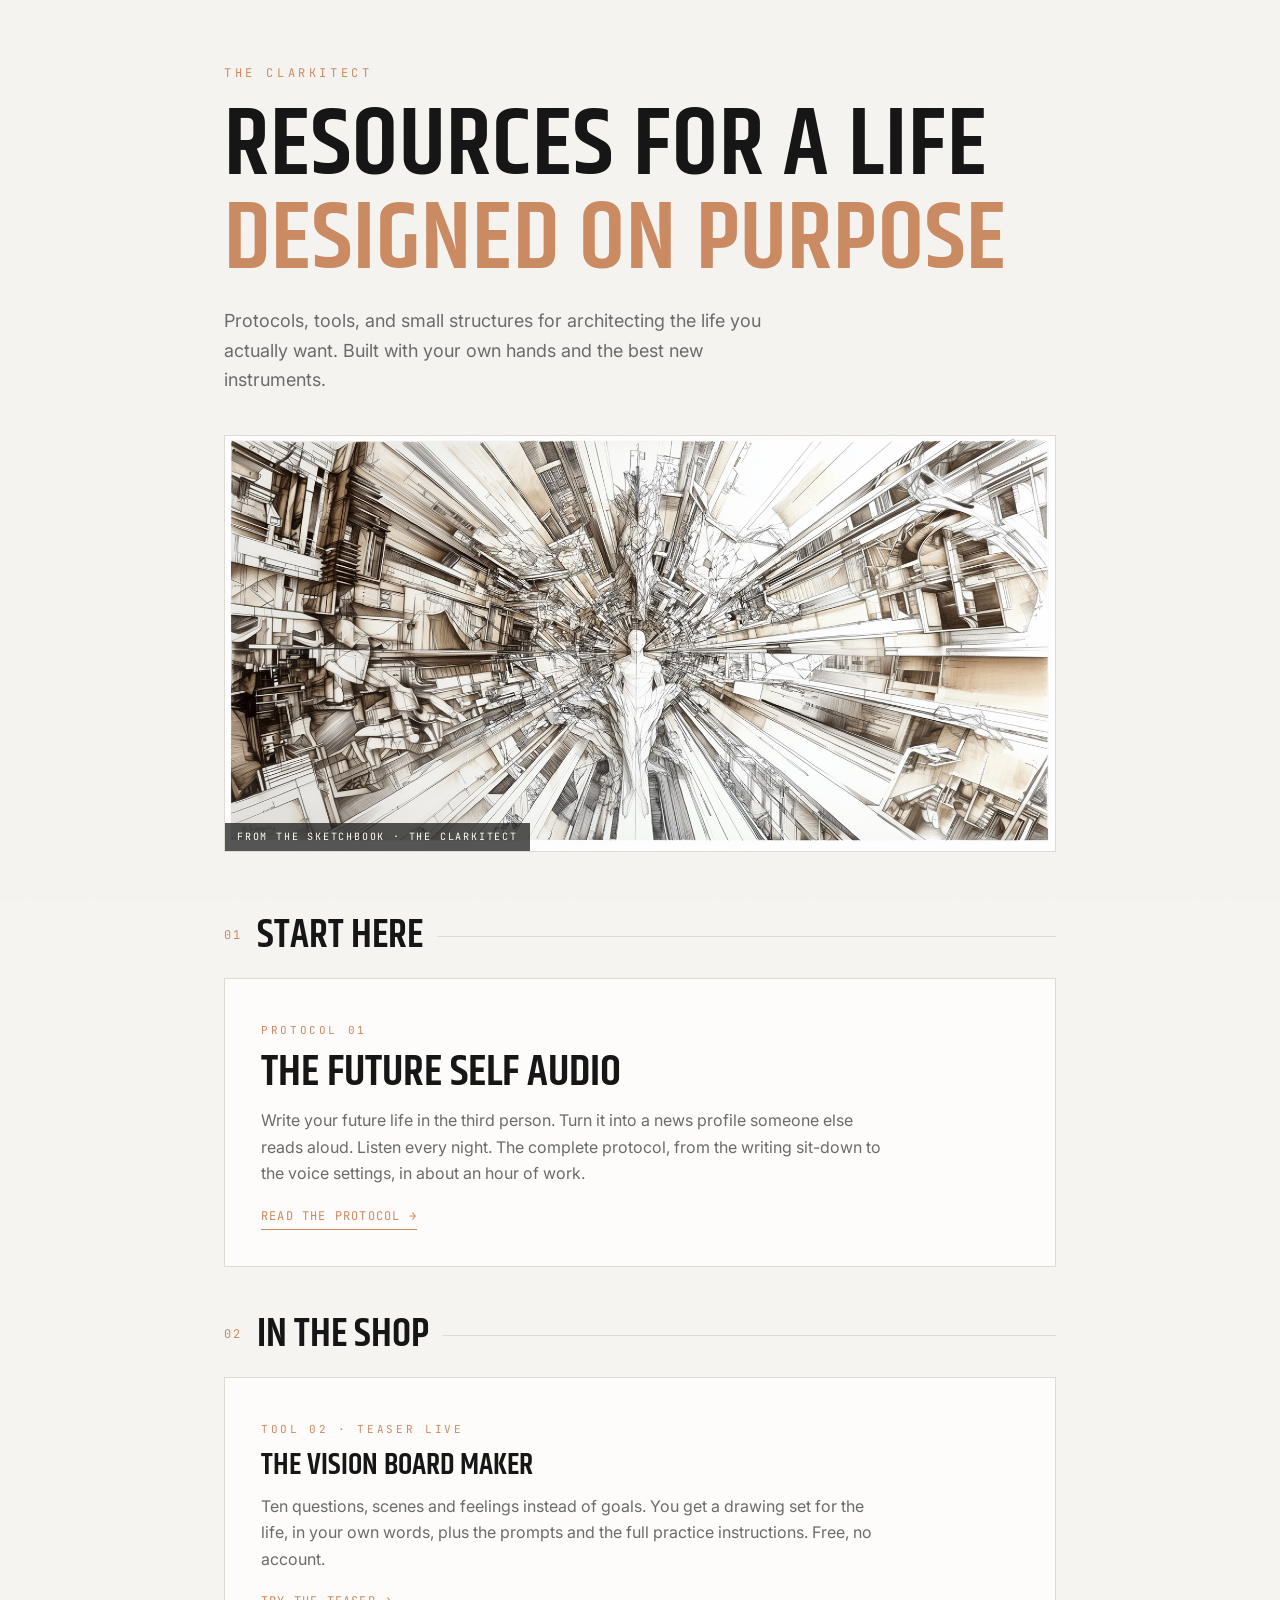
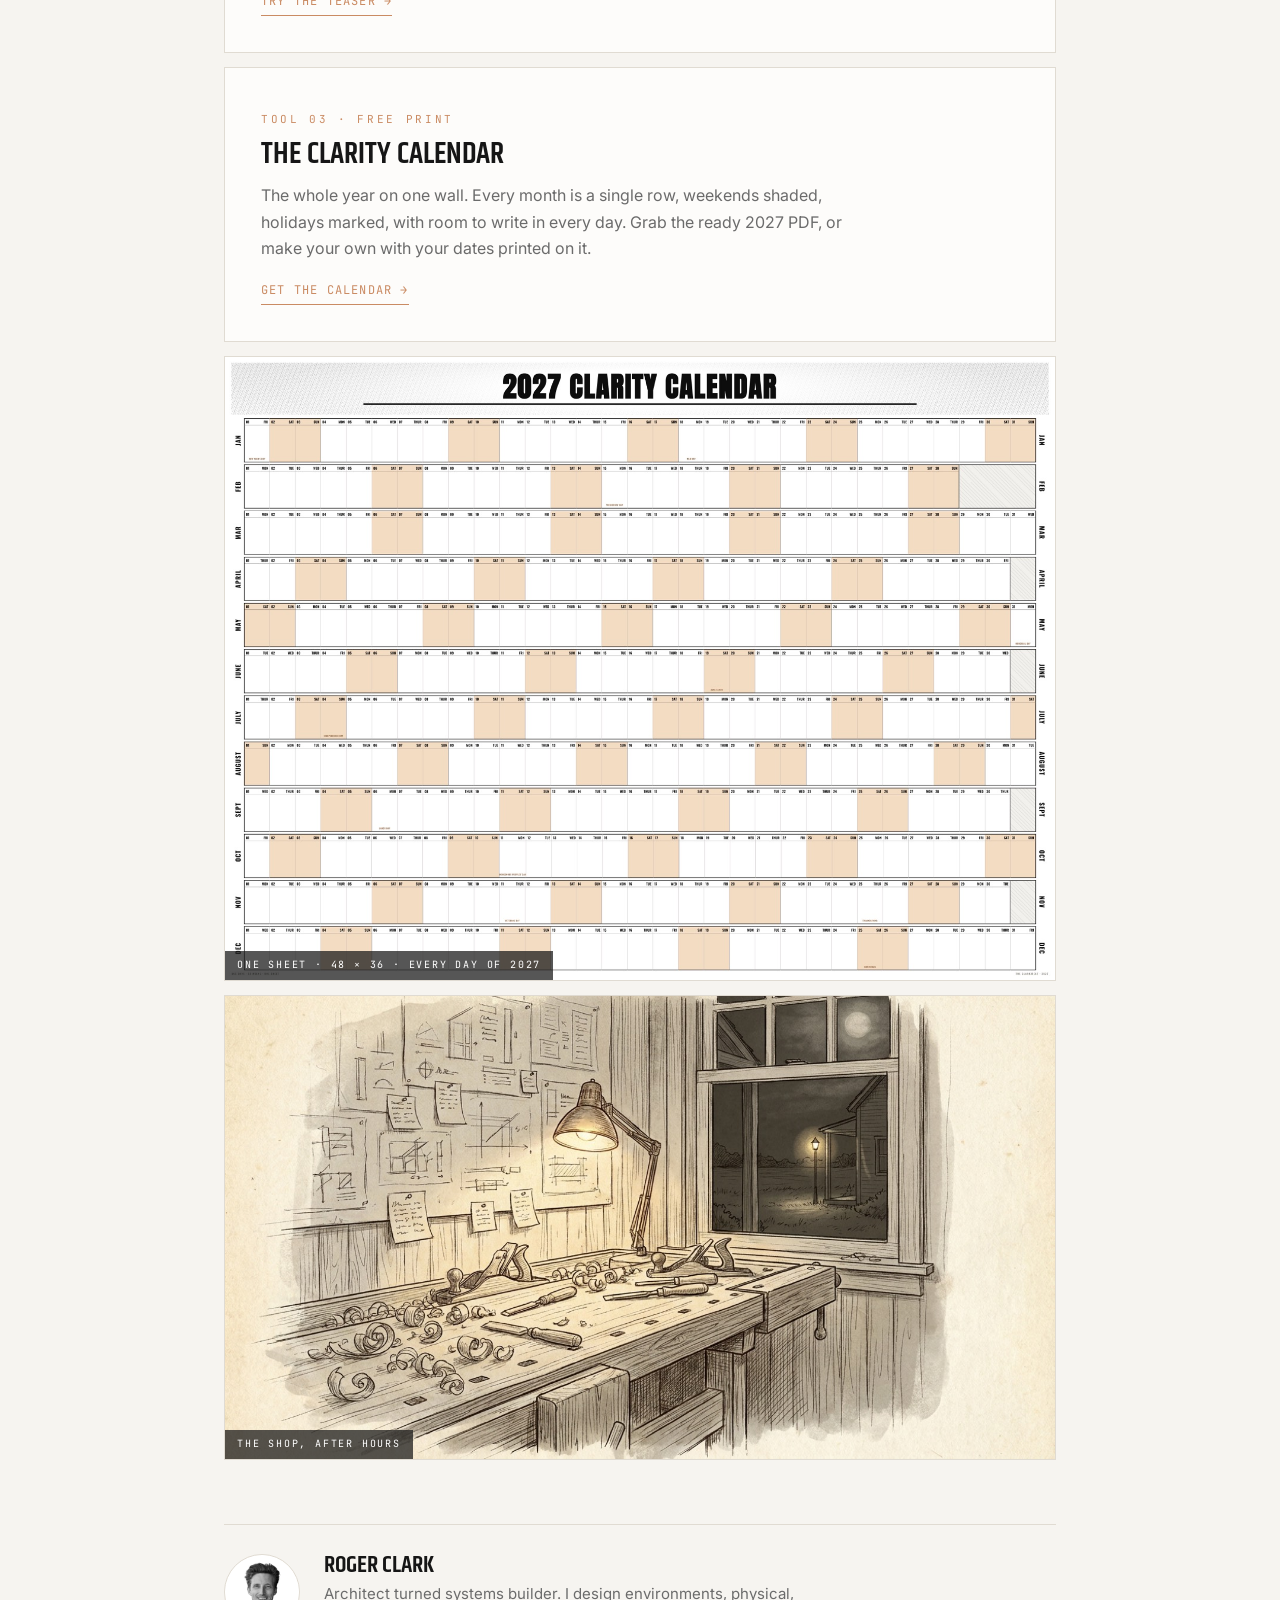
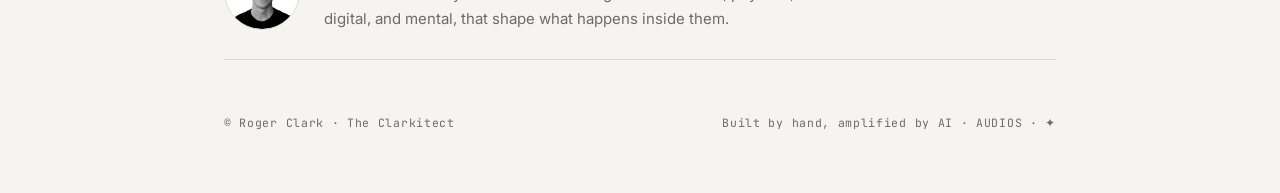
<file: index.html>
<!doctype html>
<html lang="en">
<head>
<meta charset="utf-8">
<meta name="viewport" content="width=device-width, initial-scale=1">
<title>Clarkitect Resources</title>
<meta name="description" content="Tools and protocols for designing a life on purpose. From Roger Clark, architect turned systems builder.">
<link rel="preconnect" href="https://fonts.googleapis.com">
<link rel="preconnect" href="https://fonts.gstatic.com" crossorigin>
<link href="https://fonts.googleapis.com/css2?family=Khand:wght@500;600&family=Inter:wght@400;500;600&family=JetBrains+Mono:wght@400;500&display=swap" rel="stylesheet">
<style>
  :root{
    --bg:#f6f4f0; --ink:#161616; --muted:#6b6b6b; --line:#e0dbd2;
    --bronze:#CA8B63; --tan:#c5a47e; --card:#fdfcfa;
    --head:'Khand',sans-serif; --body:'Inter',sans-serif; --mono:'JetBrains Mono',monospace;
    --grain:url("data:image/svg+xml,%3Csvg xmlns='http://www.w3.org/2000/svg' width='240' height='240'%3E%3Cfilter id='n'%3E%3CfeTurbulence type='fractalNoise' baseFrequency='0.85' numOctaves='2'/%3E%3CfeColorMatrix type='saturate' values='0'/%3E%3CfeComponentTransfer%3E%3CfeFuncA type='linear' slope='0.035'/%3E%3C/feComponentTransfer%3E%3C/filter%3E%3Crect width='240' height='240' filter='url(%23n)'/%3E%3C/svg%3E");
  }
  *{box-sizing:border-box;margin:0;padding:0}
  body{background:var(--bg);color:var(--ink);font-family:var(--body);line-height:1.65;-webkit-font-smoothing:antialiased}
  body::before{content:"";position:fixed;inset:0;background-image:var(--grain);pointer-events:none;z-index:0}
  .wrap{max-width:880px;margin:0 auto;padding:0 24px;position:relative;z-index:1}
  header{padding:64px 0 0}
  .kicker{font-family:var(--mono);font-size:12px;letter-spacing:.3em;text-transform:uppercase;color:var(--bronze)}
  h1{font-family:var(--head);font-weight:600;font-size:clamp(52px,9vw,96px);line-height:.98;text-transform:uppercase;letter-spacing:.01em;margin-top:16px}
  h1 span{color:var(--bronze)}
  .lede{margin-top:18px;font-size:18px;color:var(--muted);max-width:52ch}
  .heroimg{margin-top:40px;position:relative;border:1px solid var(--line);overflow:hidden}
  .heroimg img{display:block;width:100%;height:auto;transform:scale(1.02);transition:transform 6s ease}
  .heroimg.in img{transform:scale(1)}
  .heroimg .cap{position:absolute;left:0;bottom:0;font-family:var(--mono);font-size:10px;letter-spacing:.18em;text-transform:uppercase;color:#fff;background:rgba(22,22,22,.72);padding:6px 12px}
  main{padding:64px 0 24px}
  .seclabel{display:flex;align-items:center;gap:14px;margin-bottom:22px}
  .seclabel .no{font-family:var(--mono);font-size:12px;color:var(--bronze);letter-spacing:.2em}
  .seclabel h2{font-family:var(--head);font-weight:600;font-size:clamp(28px,4.5vw,40px);text-transform:uppercase;line-height:1}
  .seclabel .rule{flex:1;height:1px;background:var(--line)}
  .card{display:block;background:var(--card);border:1px solid var(--line);padding:36px;text-decoration:none;color:inherit;transition:border-color .2s ease, transform .2s ease}
  a.card:hover{border-color:var(--bronze);transform:translateY(-3px)}
  .card .num{font-family:var(--mono);font-size:11px;letter-spacing:.24em;color:var(--bronze)}
  .card h3{font-family:var(--head);font-weight:600;font-size:clamp(30px,5vw,44px);text-transform:uppercase;line-height:1;margin:10px 0 12px}
  .card p{color:var(--muted);max-width:62ch;font-size:16px}
  .card .go{font-family:var(--mono);font-size:12px;letter-spacing:.1em;color:var(--bronze);margin-top:20px;display:inline-block;border-bottom:1px solid var(--bronze);padding-bottom:3px}
  .soon{margin-top:48px}
  .soon .card{opacity:.5}
  .soon .card h3{font-size:clamp(22px,3.5vw,30px)}
  .about{display:flex;gap:24px;align-items:center;margin-top:64px;padding:28px 0;border-top:1px solid var(--line);border-bottom:1px solid var(--line)}
  .about img{width:76px;height:76px;border-radius:50%;border:1px solid var(--line);flex:none}
  .about .who{font-family:var(--head);font-weight:600;font-size:24px;text-transform:uppercase;line-height:1.05}
  .about p{color:var(--muted);font-size:15px;margin-top:4px;max-width:56ch}
  footer{padding:30px 0 60px;font-family:var(--mono);font-size:11.5px;letter-spacing:.06em;color:var(--muted);display:flex;justify-content:space-between;gap:16px;flex-wrap:wrap}
  footer a{color:inherit;text-decoration:none}
  .reveal{opacity:0;transform:translateY(26px);transition:opacity .7s ease,transform .7s ease}
  .reveal.in{opacity:1;transform:none}
  @media (prefers-reduced-motion: reduce){.reveal{opacity:1;transform:none;transition:none}.heroimg img{transform:none;transition:none}}
  @media(max-width:600px){header{padding:44px 0 0}.card{padding:26px}.about{flex-direction:row}}
</style>
</head>
<body>
  <div class="wrap">
    <header>
      <div class="kicker reveal">The Clarkitect</div>
      <h1 class="reveal">Resources for a life<br><span>designed on purpose</span></h1>
      <p class="lede reveal">Protocols, tools, and small structures for architecting the life you actually want. Built with your own hands and the best new instruments.</p>
      <div class="heroimg reveal"><img src="img/hero-drawing.jpg" alt="Architectural ink drawing, a figure at the vanishing point of an exploding structure" loading="eager"><span class="cap">From the sketchbook · The Clarkitect</span></div>
    </header>

    <main>
      <div class="seclabel reveal"><span class="no">01</span><h2>Start here</h2><span class="rule"></span></div>
      <a class="card reveal" href="future-self.html">
        <span class="num">PROTOCOL 01</span>
        <h3>The Future Self Audio</h3>
        <p>Write your future life in the third person. Turn it into a news profile someone else reads aloud. Listen every night. The complete protocol, from the writing sit-down to the voice settings, in about an hour of work.</p>
        <span class="go">READ THE PROTOCOL →</span>
      </a>

      <div class="soon" style="margin-top:48px">
        <div class="seclabel reveal"><span class="no">02</span><h2>In the shop</h2><span class="rule"></span></div>
        <a class="card reveal" href="vision-board.html" style="opacity:1">
          <span class="num">TOOL 02 · TEASER LIVE</span>
          <h3>The Vision Board Maker</h3>
          <p>Ten questions, scenes and feelings instead of goals. You get a drawing set for the life, in your own words, plus the prompts and the full practice instructions. Free, no account.</p>
          <span class="go">TRY THE TEASER →</span>
        </a>
        <a class="card reveal" href="calendar/" style="opacity:1;margin-top:14px">
          <span class="num">TOOL 03 · FREE PRINT</span>
          <h3>The Clarity Calendar</h3>
          <p>The whole year on one wall. Every month is a single row, weekends shaded, holidays marked, with room to write in every day. Grab the ready 2027 PDF, or make your own with your dates printed on it.</p>
          <span class="go">GET THE CALENDAR →</span>
        </a>
        <div class="heroimg reveal" style="margin-top:14px"><img src="img/clarity-calendar-2027.jpg" alt="The 2027 Clarity Calendar: a year-at-a-glance wall calendar, twelve month rows with shaded weekends" loading="lazy"><span class="cap">One sheet · 48 × 36 · every day of 2027</span></div>
        <div class="heroimg reveal" style="margin-top:14px"><img src="img/workbench-night.jpg" alt="Ink drawing: a workbench under a lamp at night, sketches pinned to the wall, a porch light through the window" loading="lazy"><span class="cap">The shop, after hours</span></div>
      </div>

      <div class="about reveal">
        <img src="img/rc.png" alt="Roger Clark">
        <div>
          <div class="who">Roger Clark</div>
          <p>Architect turned systems builder. I design environments, physical, digital, and mental, that shape what happens inside them.</p>
        </div>
      </div>
    </main>

    <footer>
      <span>© Roger Clark · The Clarkitect</span>
      <span>Built by hand, amplified by AI · <a href="audios/">AUDIOS</a> · <a href="clarkfam/">✦</a></span>
    </footer>
  </div>
<script>
  const io=new IntersectionObserver(es=>es.forEach(e=>{if(e.isIntersecting){e.target.classList.add('in');io.unobserve(e.target)}}),{threshold:.12});
  document.querySelectorAll('.reveal,.heroimg').forEach(el=>io.observe(el));
</script>
</body>
</html>
</file>
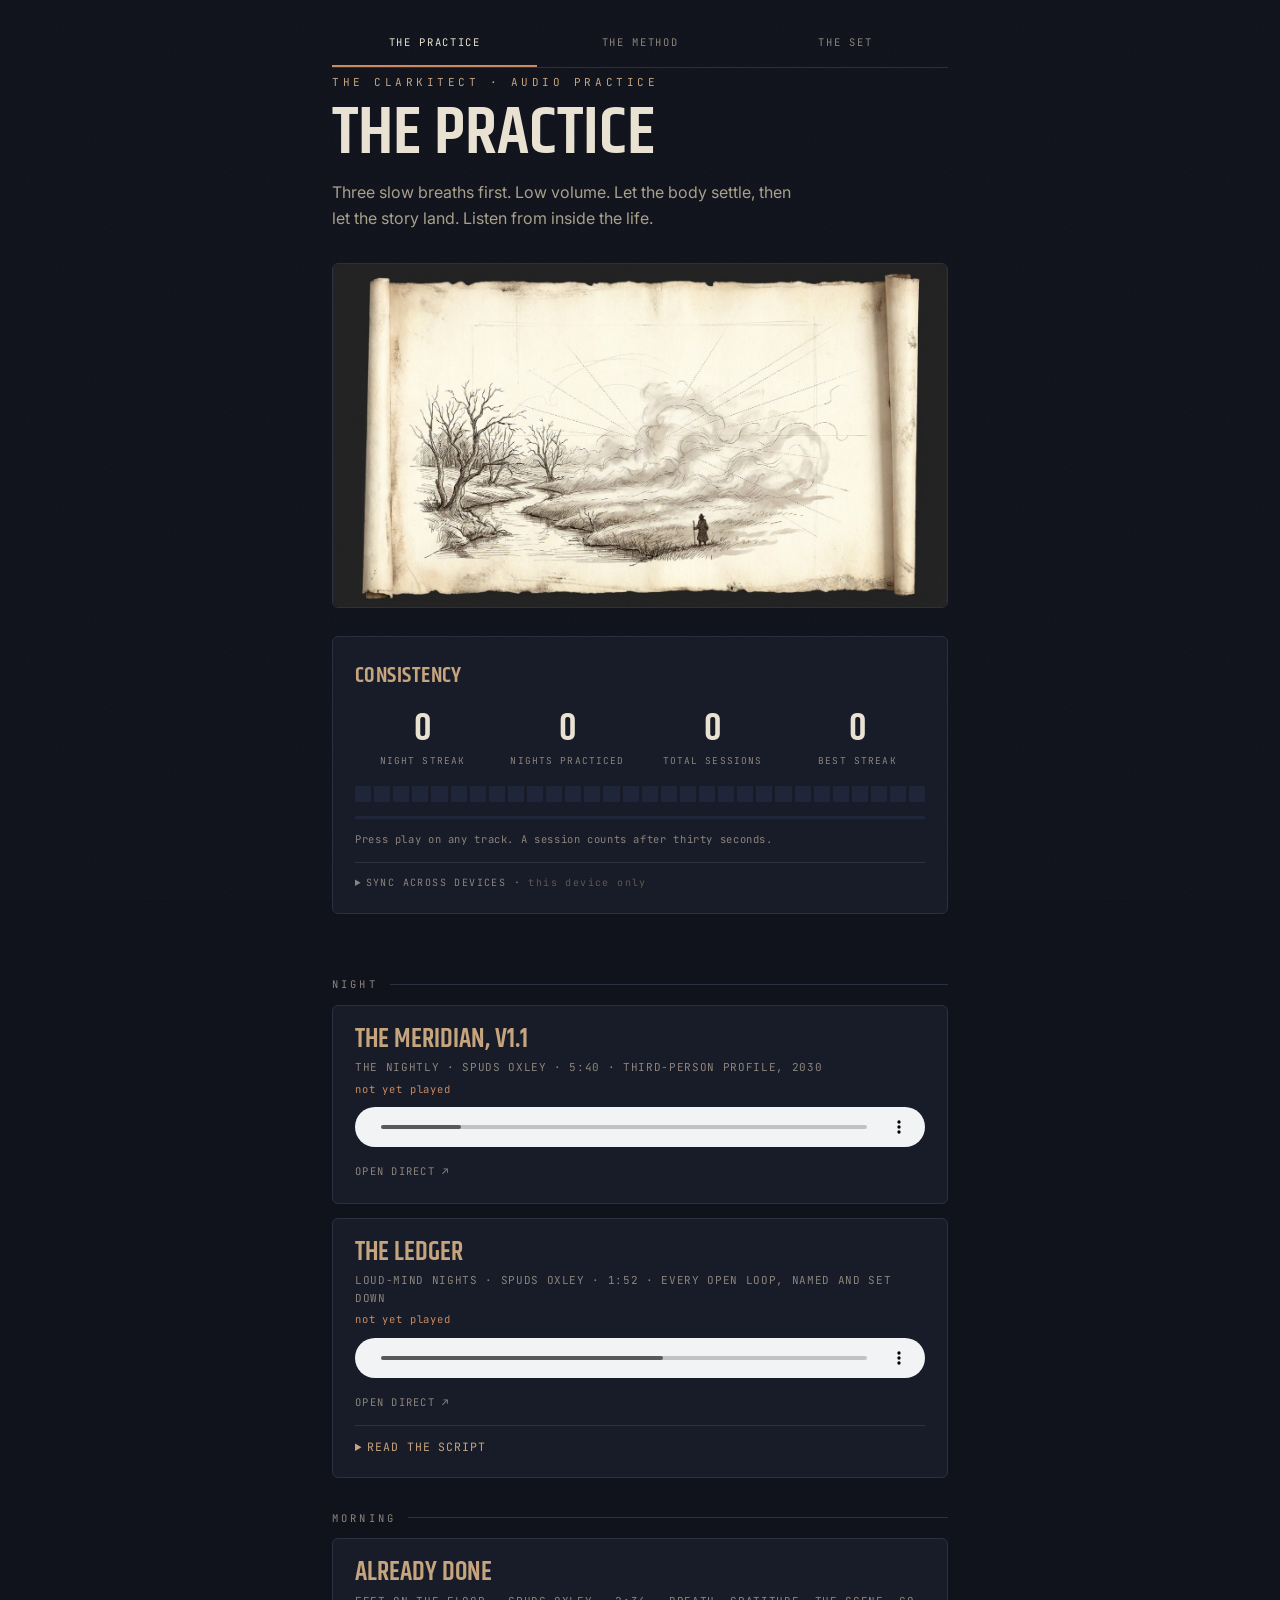
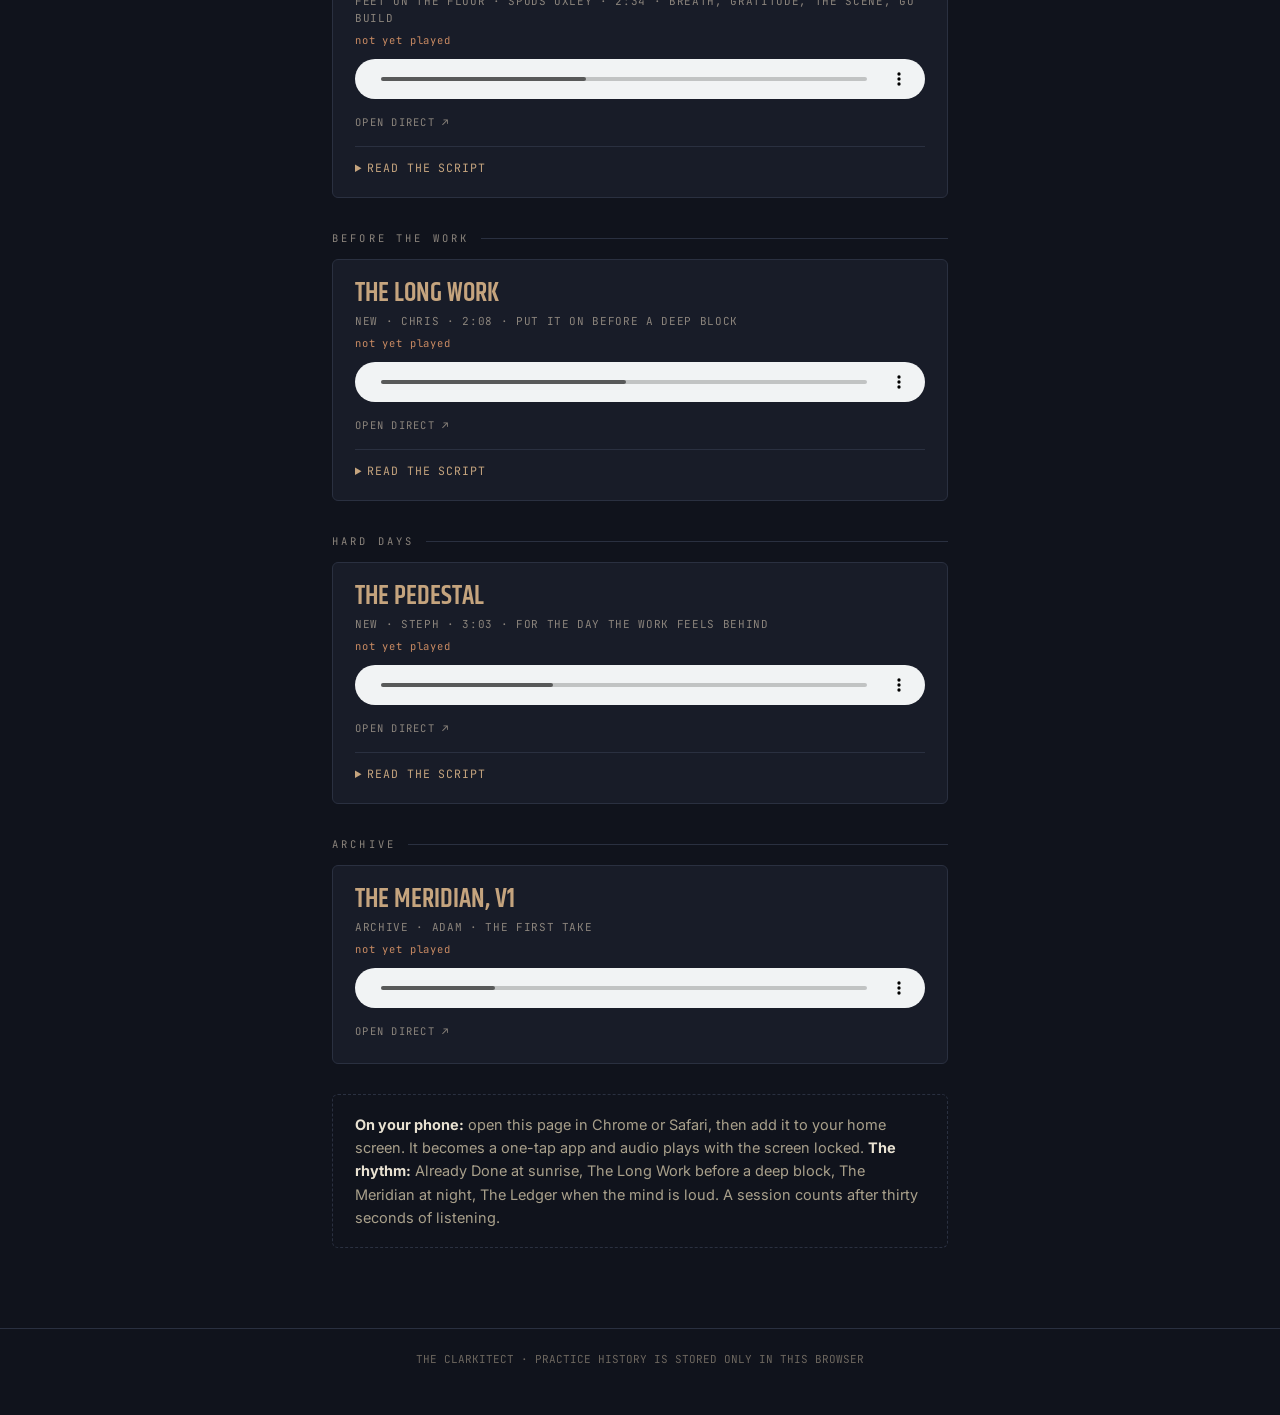
<file: audios/index.html>
<!doctype html>
<html lang="en">
<head>
<meta charset="utf-8">
<meta name="viewport" content="width=device-width, initial-scale=1">
<title>Audios · The Clarkitect</title>
<meta name="robots" content="noindex, nofollow">
<link rel="preconnect" href="https://fonts.googleapis.com">
<link rel="preconnect" href="https://fonts.gstatic.com" crossorigin>
<link href="https://fonts.googleapis.com/css2?family=Khand:wght@500;600&family=Inter:wght@400;500&family=JetBrains+Mono:wght@400;500&display=swap" rel="stylesheet">
<style>
  :root{
    --night:#10131c; --card:#181c28; --ink:#e9e2d2; --muted:#8b847c;
    --line:#2a3040; --warm:#c5a47e; --warm2:#CA8B63;
    --head:'Khand',sans-serif; --body:'Inter',sans-serif; --mono:'JetBrains Mono',monospace;
    --grain:url("data:image/svg+xml,%3Csvg xmlns='http://www.w3.org/2000/svg' width='240' height='240'%3E%3Cfilter id='n'%3E%3CfeTurbulence type='fractalNoise' baseFrequency='0.85' numOctaves='2'/%3E%3CfeColorMatrix type='saturate' values='0'/%3E%3CfeComponentTransfer%3E%3CfeFuncA type='linear' slope='0.05'/%3E%3C/feComponentTransfer%3E%3C/filter%3E%3Crect width='240' height='240' filter='url(%23n)'/%3E%3C/svg%3E");
  }
  *{box-sizing:border-box;margin:0;padding:0}
  body{background:var(--night);color:var(--ink);font-family:var(--body);line-height:1.6;-webkit-font-smoothing:antialiased;min-height:100vh}
  body::after{content:"";position:fixed;inset:0;background-image:var(--grain);pointer-events:none;opacity:.6;z-index:2}
  .wrap{max-width:660px;margin:0 auto;padding:0 22px;position:relative;z-index:3}
  .tabs{display:flex;border-bottom:1px solid var(--line);margin-bottom:6px}
  .tabs a{flex:1;text-align:center;font-family:var(--mono);font-size:10.5px;letter-spacing:.16em;text-transform:uppercase;color:var(--muted);text-decoration:none;padding:14px 6px;border-bottom:2px solid transparent;transition:all .15s}
  .tabs a:hover{color:var(--warm)}
  .tabs a.on{color:var(--ink);border-bottom-color:var(--warm2)}
  .sky{position:relative;overflow:hidden;padding:20px 0 0}
  .kicker{font-family:var(--mono);font-size:11px;letter-spacing:.32em;text-transform:uppercase;color:var(--warm)}
  h1{font-family:var(--head);font-weight:600;font-size:clamp(44px,10vw,68px);line-height:.98;text-transform:uppercase;margin-top:10px}
  .lede{margin-top:12px;color:#a9a08b;font-size:16px;max-width:46ch}
  .scene{display:block;width:100%;height:auto;margin-top:32px;border-radius:6px;border:1px solid var(--line)}

  /* PRACTICE PANEL */
  .practice{background:var(--card);border:1px solid var(--line);border-radius:6px;padding:22px;margin-top:28px}
  .practice h2{font-family:var(--head);font-weight:600;font-size:22px;text-transform:uppercase;color:var(--warm);letter-spacing:.02em}
  .p-row{display:grid;grid-template-columns:repeat(4,1fr);gap:10px;margin:16px 0 18px}
  .p-stat{text-align:center}
  .p-stat b{display:block;font-family:var(--head);font-weight:600;font-size:38px;line-height:1;color:var(--ink)}
  .p-stat span{display:block;font-family:var(--mono);font-size:9.5px;letter-spacing:.12em;text-transform:uppercase;color:var(--muted);margin-top:5px}
  .p-grid{display:grid;grid-template-columns:repeat(30,1fr);gap:3px;margin-bottom:14px}
  .p-grid i{aspect-ratio:1;background:#20263a;border-radius:1px;display:block}
  .p-grid i.on{background:var(--warm2)}
  .p-bar{height:3px;background:#20263a;overflow:hidden}
  .p-bar span{display:block;height:100%;background:var(--warm2);transition:width .6s ease}
  .p-note{font-family:var(--mono);font-size:10.5px;letter-spacing:.06em;color:var(--muted);margin-top:12px}
  .sync{margin-top:14px;border-top:1px solid var(--line);padding-top:12px}
  .sync summary{cursor:pointer;font-family:var(--mono);font-size:10px;letter-spacing:.14em;color:var(--muted)}
  .sync summary #syncstatus{color:var(--warm2)}
  .sync .s-on{color:var(--warm2)!important}.sync .s-warn{color:#b8894a!important}.sync .s-off{color:#5c5750!important}
  .sync p{font-size:13px;color:var(--muted);margin:10px 0 8px}
  .sync input{width:100%;background:var(--night);border:1px solid var(--line);color:var(--ink);font-family:var(--mono);font-size:11.5px;padding:9px 11px;margin-bottom:7px;outline:none}
  .sync input:focus{border-color:var(--warm)}
  .syncbtns{display:flex;gap:8px;flex-wrap:wrap;margin-top:4px}
  .syncbtns button{font-family:var(--mono);font-size:10px;letter-spacing:.1em;background:none;border:1px solid var(--line);color:var(--muted);padding:7px 12px;cursor:pointer}
  .syncbtns button:hover{border-color:var(--warm);color:var(--warm)}

  main{padding:30px 0 80px}
  .sect{font-family:var(--mono);font-size:10.5px;letter-spacing:.3em;text-transform:uppercase;color:var(--muted);margin:32px 0 12px;display:flex;align-items:center;gap:12px}
  .sect::after{content:"";flex:1;height:1px;background:var(--line)}
  .track{background:var(--card);border:1px solid var(--line);border-radius:6px;padding:20px 22px;margin-bottom:14px}
  .track .name{font-family:var(--head);font-weight:600;font-size:26px;text-transform:uppercase;color:var(--warm);line-height:1.05}
  .track .meta{font-family:var(--mono);font-size:11px;letter-spacing:.06em;color:#8b847c;margin:6px 0 4px}
  .track .p-count{font-family:var(--mono);font-size:10.5px;letter-spacing:.08em;color:var(--warm2);margin-bottom:10px}
  .track audio{width:100%;height:40px}
  .direct{font-family:var(--mono);font-size:10.5px;letter-spacing:.12em;color:var(--muted);text-decoration:none;display:inline-block;margin-top:8px}
  .direct:hover{color:var(--warm)}
  .track .script{font-size:15px;color:#c9c1ae;border-top:1px solid var(--line);margin-top:12px;padding-top:12px}
  .track .script summary{cursor:pointer;font-family:var(--mono);font-size:11.5px;letter-spacing:.08em;color:var(--warm)}
  .track .script pre{white-space:pre-wrap;font-family:var(--body);margin-top:10px;line-height:1.7}
  .howto{border:1px dashed var(--line);border-radius:6px;padding:18px 22px;margin-top:30px;font-size:14.5px;color:#a9a08b}
  .howto b{color:var(--ink)}
  footer{position:relative;z-index:3;border-top:1px solid var(--line);padding:22px 0 46px;font-family:var(--mono);font-size:11px;color:#6d675f;text-align:center}
  @media(max-width:520px){.p-row{grid-template-columns:repeat(2,1fr);gap:16px}}
</style>
</head>
<body>

<div id="site">
  <div class="sky">
    <div class="wrap">
      <nav class="tabs">
    <a href="/audios/" class="on">The Practice</a>
    <a href="/audios/method/">The Method</a>
    <a href="/audios/set/">The Set</a>
  </nav>
  <div class="kicker">The Clarkitect · Audio Practice</div>
      <h1>The Practice</h1>
      <p class="lede">Three slow breaths first. Low volume. Let the body settle, then let the story land. Listen from inside the life.</p>

      <img class="scene" src="/img/fog-scroll.jpg" alt="Ink drawing on a scroll: fog resting in a low field where the creek bends, a small figure watching" loading="eager">

      <div class="practice">
        <h2>Consistency</h2>
        <div id="practice"></div>
        <details class="sync">
          <summary>SYNC ACROSS DEVICES · <span id="syncstatus">this device only</span></summary>
          <p>Paste your sync worker URL and a code you'll reuse on every device. History merges, so nothing is ever lost.</p>
          <input id="syncurl" placeholder="https://clarkitect-practice-sync.____.workers.dev">
          <input id="synccode" placeholder="your sync code">
          <div class="syncbtns">
            <button onclick="practiceSave()">SAVE &amp; SYNC</button>
            <button onclick="practiceNewCode()">GENERATE CODE</button>
            <button onclick="practiceReset()">CLEAR THIS DEVICE</button>
          </div>
        </details>
      </div>
    </div>
  </div>

  <main>
    <div class="wrap">

      <div class="sect">Night</div>

      <div class="track" data-id="meridian-v11">
        <div class="name">The Meridian, v1.1</div>
        <div class="meta">THE NIGHTLY · SPUDS OXLEY · 5:40 · THIRD-PERSON PROFILE, 2030</div>
        <div class="p-count"></div>
        <audio controls preload="metadata" playsinline><source src="/audios/audio/26-0817-meridian-v1.1-spuds.mp3" type="audio/mpeg"></audio>
        <a class="direct" href="/audios/audio/26-0817-meridian-v1.1-spuds.mp3">OPEN DIRECT ↗</a>
      </div>

      <div class="track" data-id="ledger">
        <div class="name">The Ledger</div>
        <div class="meta">LOUD-MIND NIGHTS · SPUDS OXLEY · 1:52 · EVERY OPEN LOOP, NAMED AND SET DOWN</div>
        <div class="p-count"></div>
        <audio controls preload="metadata" playsinline><source src="/audios/audio/26-0817-ledger-spuds.mp3" type="audio/mpeg"></audio>
        <a class="direct" href="/audios/audio/26-0817-ledger-spuds.mp3">OPEN DIRECT ↗</a>
        <details class="script"><summary>READ THE SCRIPT</summary><pre>
The Ledger. Late summer, twenty twenty-six.

This is everything that has your name on it. Hear each line, and set it down.

Boulder Creek. The systems are built and learning. The first guests are on the calendar. The pricing holds. It's moving. It doesn't need you tonight.

The Immersive Studio. The launch is coming and the work is good. It doesn't need you tonight.

Clark Creative Group. The rebrand is real and the name finally fits. It doesn't need you tonight.

The resources site. Live, on your own domain, teaching the first protocol. It doesn't need you tonight.

The debt. It's a number, not a verdict. The plan is running and the direction is down. It doesn't need you tonight.

The number. Three million, three hundred thirty-three thousand. Written years ago, already in motion. It has never needed you at night.

The body. Trained, fed, and stronger than last year. What it needs from you now is exactly this. Rest.

Hattie. Home. The same team, the same table. Nothing to solve. Just gratitude.

The brothers, the farm, the foundation that doesn't exist yet. The one table the whole family builds at. It's coming. It keeps.

The practice. You listened tonight. That was the whole job, and it's done.

That's the ledger. Every line is moving. Nothing on it needs you before morning.

Look back for a second. Add up the wins. Know what you have, and know where you are.

Now set it all down.

It's already done. Goodnight.</pre></details>
      </div>

      <div class="sect">Morning</div>

      <div class="track" data-id="already-done">
        <div class="name">Already Done</div>
        <div class="meta">FEET ON THE FLOOR · SPUDS OXLEY · 2:34 · BREATH, GRATITUDE, THE SCENE, GO BUILD</div>
        <div class="p-count"></div>
        <audio controls preload="metadata" playsinline><source src="/audios/audio/26-0817-already-done-morning-spuds.mp3" type="audio/mpeg"></audio>
        <a class="direct" href="/audios/audio/26-0817-already-done-morning-spuds.mp3">OPEN DIRECT ↗</a>
        <details class="script"><summary>READ THE SCRIPT</summary><pre>
Sit up. Feet on the floor, spine tall.

Three rounds of breath. In through the nose... and let it go. Again. Fill the whole chest... and release. One more. All the way in... hold it at the top... and let it fall away.

Good. Now put a hand on your heart, and say it with me. Mean it in the body, not just the mouth.

Thank you, thank you, thank you. For the property. The land that fuels my creativity and asks me to be its voice. It teaches me, it holds me, and it ties all the way back home, to the Clark farm.

Thank you, thank you, thank you. For the team. For the crew and the vessel, and the precious cargo we carry.

Thank you, thank you, thank you. For Hattie. For the deepening. For a home that can truly hold a family.

Thank you, thank you, thank you. For the stream. Money moves with no resistance. I am generous without fear. Calm without vigilance.

Thank you for these hands and this mind. And for everything they're still learning.

Now come with me, because this is real.

It's early. You step off the porch and the grass is wet under your feet. You can hear water. It was a requirement, remember, and there it is. Fog is sitting in the low field where the creek bends. The best room on the property. Somewhere behind you the kids are laughing at a chore that turned into a game. The shop is warm and there's a sketch on the bench waiting for you. Nothing is chasing you. The systems are holding. The people are capable. You built a container, and it's beautiful, and it was made on purpose.

Feel that in your chest. Not someday. Now.

You are the source. Your state is a decision, and you've already made it.

It's already done.

Now. Go build like it.</pre></details>
      </div>

      <div class="sect">Before the work</div>

      <div class="track" data-id="long-work">
        <div class="name">The Long Work</div>
        <div class="meta">NEW · CHRIS · 2:08 · PUT IT ON BEFORE A DEEP BLOCK</div>
        <div class="p-count"></div>
        <audio controls preload="metadata" playsinline><source src="/audios/audio/26-0817-the-long-work-chris.mp3" type="audio/mpeg"></audio>
        <a class="direct" href="/audios/audio/26-0817-the-long-work-chris.mp3">OPEN DIRECT ↗</a>
        <details class="script"><summary>READ THE SCRIPT</summary><pre>
The Long Work.

Somewhere out there is a building you love.

Maybe you've stood inside it. Maybe you only ever saw a photograph. But you remember what it did to you. Somebody had thought about the light. The proportions were right. Whoever made it cared about a person they were never going to meet.

Here is what nobody tells you about that building.

It was not made in a flash of vision. It was made by someone sitting alone in a room for a very long time, moving one line at a time. Most of those hours were unremarkable. The person was not inspired. They were simply there, and they kept going.

That is the whole secret. The work that lasts gets made in ordinary hours, by someone who showed up and narrowed down.

So let's narrow down.

Put the phone face down. Not away. Not on silent. Face down, where you cannot see it light up.

Now pick one thing. Not three. One. Say it out loud if you can, the thing you are doing for the next stretch of time.

Good.

Let the edges go quiet. The other projects still exist. They are simply not in this room.

Take one breath, all the way in. And let it go.

Before you start, one more thing, because focus without a reason underneath it is just strain.

Who is this for?

Not the client. Not the deadline. Go underneath that.

There is a house you have not finished building yet. There is ground your family has worked for three generations, and a version of it that keeps going after you. There are kids, the ones you have or the ones still coming, who will grow up inside whatever gets made in hours like this one.

They will never know about this afternoon. They will only know that the place they grew up in felt like it was made on purpose.

That is what is behind it. Not the money. Containers. Rooms that real people will stand inside.

Every hour like this one is a wall going up.

So. You know what you are doing. You know who it is for. The room is quiet.

Start before you feel ready. You will not feel ready, and it has never once mattered.

One line at a time. Like every good building that has ever been made.

Go.</pre></details>
      </div>

      <div class="sect">Hard days</div>

      <div class="track" data-id="pedestal">
        <div class="name">The Pedestal</div>
        <div class="meta">NEW · STEPH · 3:03 · FOR THE DAY THE WORK FEELS BEHIND</div>
        <div class="p-count"></div>
        <audio controls preload="metadata" playsinline><source src="/audios/audio/26-0817-the-pedestal-steph.mp3" type="audio/mpeg"></audio>
        <a class="direct" href="/audios/audio/26-0817-the-pedestal-steph.mp3">OPEN DIRECT ↗</a>
        <details class="script"><summary>READ THE SCRIPT</summary><pre>
The Pedestal.

Some days the work feels behind. Not broken. Just behind.

There is a version of you that you measure against. He is further along. He moved faster. He didn't waste those months. He already has the thing built.

Let's look at him for a second, because he deserves a closer look.

He is not a real person. He is a composite. He has your standards, somebody else's timeline, and a third person's resources. He was assembled out of the best parts of everyone you admire, and he carries none of their bad years, because you never saw those.

And notice this. Every single time you reach him, he moves. That is not a coincidence. That is his function. A standard that keeps moving is not a standard. It is a treadmill you built, and then forgot that you built.

So set him down. Not forever. Just for the next two minutes.

Now. Add up the wins.

Not the plan. The wins. The things that exist because you decided they should.

You left a career that had you. You were licensed. You were rising. And you walked, because you looked at the lives ten and twenty years ahead of you and you did not want a single one of them. Most people never do that once.

You built a company with your wife, and you learned to sell, which you were not born knowing.

There is ground in play, and there are partners at the table. Three years ago that was one sentence in a notebook.

Your name is on real drawings. Real buildings. Real rooms that real people stand inside.

And the part of the work you still love the most is the initial concept phase. The blank sheet. You never lost that. A lot of people lose that.

That is not a plan. That is a record.

Here is the thing about a hard day. A hard day is not evidence. It is weather.

You already know what to do, because you built the loop yourself. Learn. Do. Filter. Organize. And then come back to what you know.

So come back.

Know what you have, and know where you are.

You have more than the man who first wrote the number down. You are further along than the man who quit. The ground is still there. The people are still at the table. None of that moved today.

And at the end of the day, one word.

Care.

Care about the work. Care about the people at the table. Care about the ground.

The rest is arithmetic, and arithmetic is patient.

Put the pedestal down. Go do one real thing.

That is how every good day has ever started.</pre></details>
      </div>

      <div class="sect">Archive</div>

      <div class="track" data-id="meridian-v1">
        <div class="name">The Meridian, v1</div>
        <div class="meta">ARCHIVE · ADAM · THE FIRST TAKE</div>
        <div class="p-count"></div>
        <audio controls preload="metadata" playsinline><source src="/audios/audio/26-0816-meridian-v1-adam.mp3" type="audio/mpeg"></audio>
        <a class="direct" href="/audios/audio/26-0816-meridian-v1-adam.mp3">OPEN DIRECT ↗</a>
      </div>

      <div class="howto">
        <b>On your phone:</b> open this page in Chrome or Safari, then add it to your home screen. It becomes a one-tap app and audio plays with the screen locked. <b>The rhythm:</b> Already Done at sunrise, The Long Work before a deep block, The Meridian at night, The Ledger when the mind is loud. A session counts after thirty seconds of listening.
      </div>
    </div>
  </main>

  <footer>THE CLARKITECT · PRACTICE HISTORY IS STORED ONLY IN THIS BROWSER</footer>
</div>
<script src="/audios/practice.js"></script>
</body>
</html>
</file>
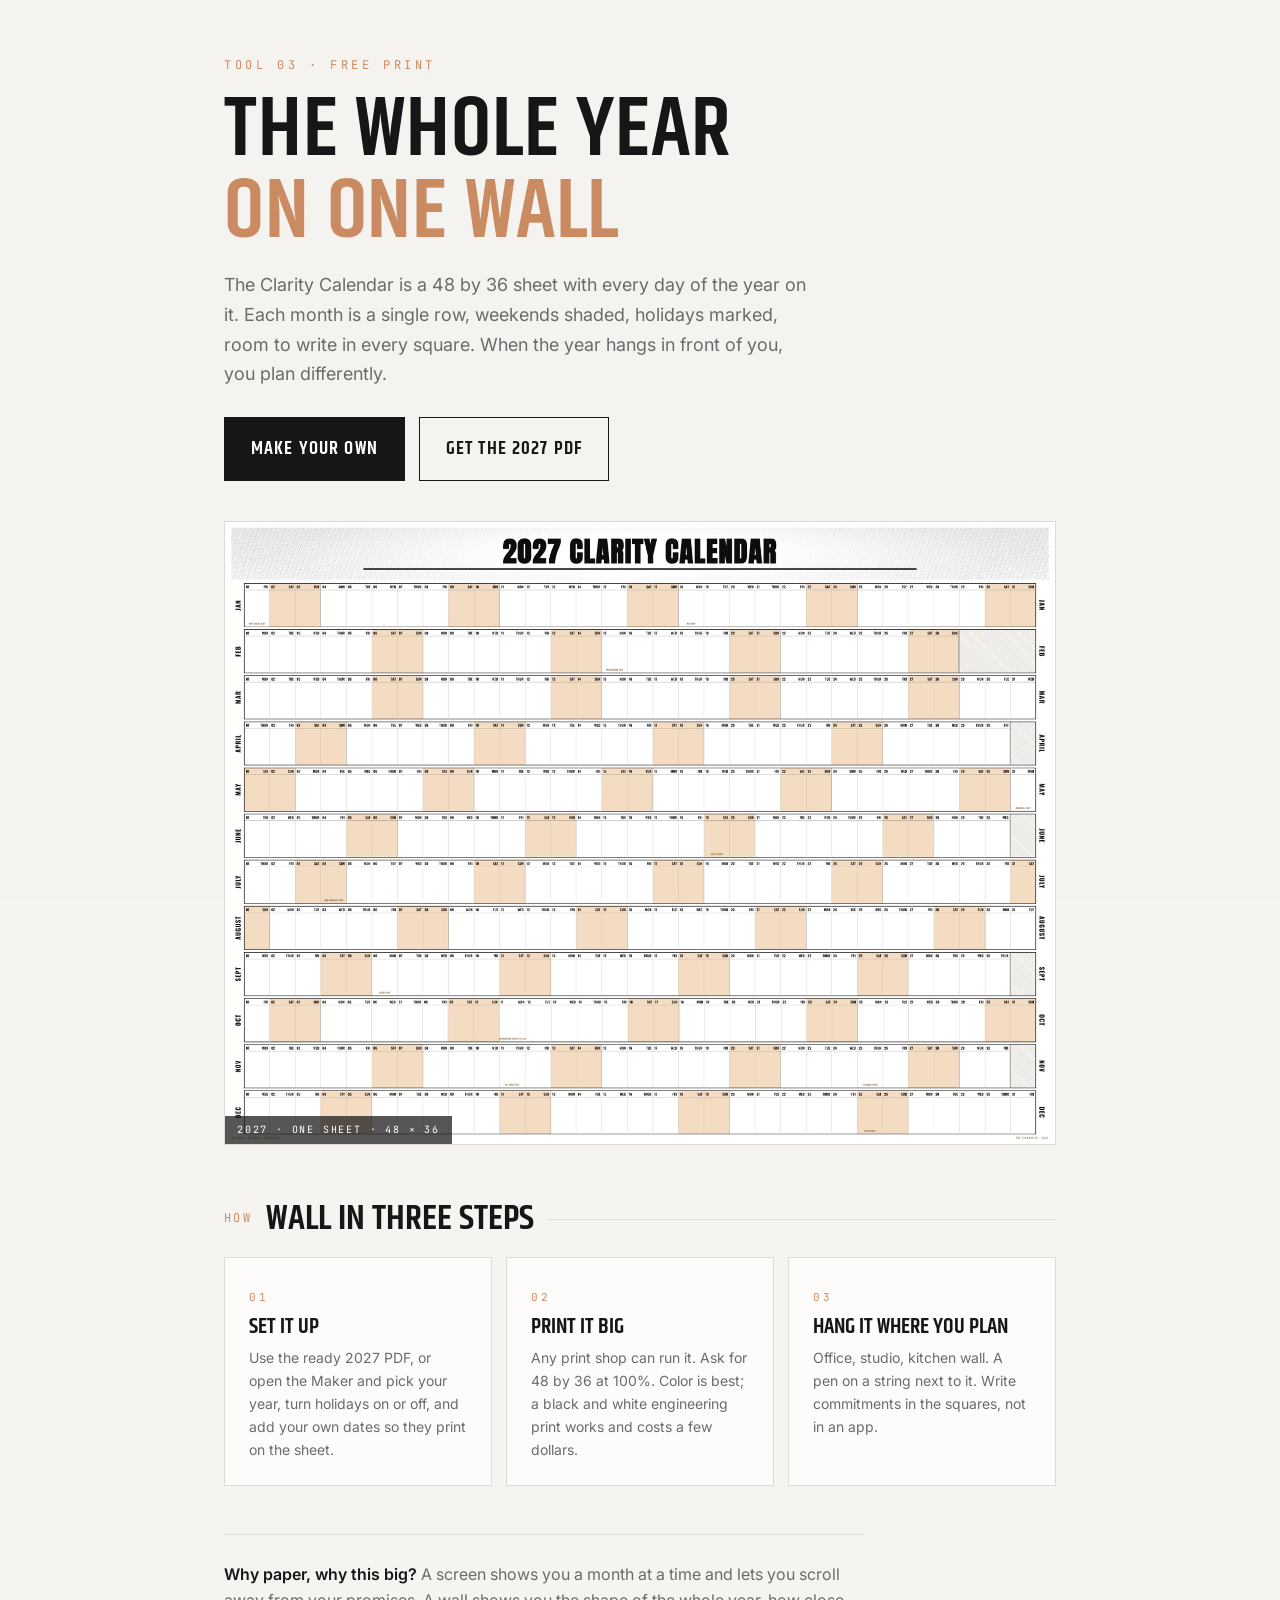
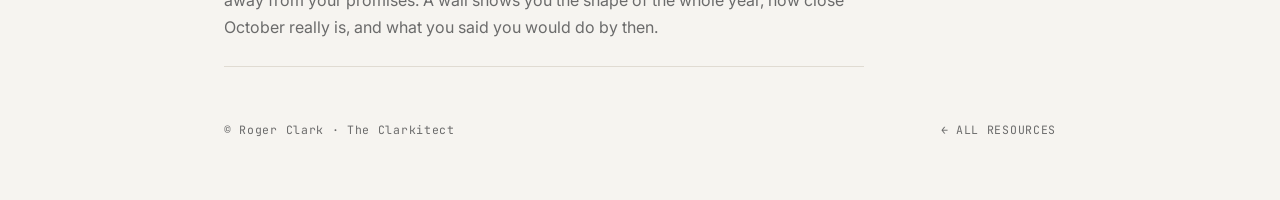
<file: calendar/index.html>
<!doctype html>
<html lang="en">
<head>
<meta charset="utf-8">
<meta name="viewport" content="width=device-width, initial-scale=1">
<title>The Clarity Calendar — a year on one wall</title>
<meta name="description" content="A free year-at-a-glance wall calendar. Every month is a single row, weekends shaded, holidays marked. Print it 48 by 36, or make your own with your dates on it.">
<meta property="og:title" content="The Clarity Calendar">
<meta property="og:description" content="The whole year on one wall. Free to print, free to make your own.">
<meta property="og:image" content="https://clarkitect-resources.vercel.app/img/clarity-calendar-2027.jpg">
<meta property="og:type" content="website">
<link rel="preconnect" href="https://fonts.googleapis.com">
<link rel="preconnect" href="https://fonts.gstatic.com" crossorigin>
<link href="https://fonts.googleapis.com/css2?family=Khand:wght@500;600&family=Inter:wght@400;500;600&family=JetBrains+Mono:wght@400;500&display=swap" rel="stylesheet">
<style>
  :root{
    --bg:#f6f4f0; --ink:#161616; --muted:#6b6b6b; --line:#e0dbd2;
    --bronze:#CA8B63; --card:#fdfcfa;
    --head:'Khand',sans-serif; --body:'Inter',sans-serif; --mono:'JetBrains Mono',monospace;
    --grain:url("data:image/svg+xml,%3Csvg xmlns='http://www.w3.org/2000/svg' width='240' height='240'%3E%3Cfilter id='n'%3E%3CfeTurbulence type='fractalNoise' baseFrequency='0.85' numOctaves='2'/%3E%3CfeColorMatrix type='saturate' values='0'/%3E%3CfeComponentTransfer%3E%3CfeFuncA type='linear' slope='0.035'/%3E%3C/feComponentTransfer%3E%3C/filter%3E%3Crect width='240' height='240' filter='url(%23n)'/%3E%3C/svg%3E");
  }
  *{box-sizing:border-box;margin:0;padding:0}
  body{background:var(--bg);color:var(--ink);font-family:var(--body);line-height:1.65;-webkit-font-smoothing:antialiased}
  body::before{content:"";position:fixed;inset:0;background-image:var(--grain);pointer-events:none;z-index:0}
  .wrap{max-width:880px;margin:0 auto;padding:0 24px;position:relative;z-index:1}
  header{padding:56px 0 0}
  .kicker{font-family:var(--mono);font-size:12px;letter-spacing:.3em;text-transform:uppercase;color:var(--bronze)}
  h1{font-family:var(--head);font-weight:600;font-size:clamp(44px,8vw,84px);line-height:.98;text-transform:uppercase;letter-spacing:.01em;margin-top:14px}
  h1 span{color:var(--bronze)}
  .lede{margin-top:16px;font-size:18px;color:var(--muted);max-width:54ch}
  .cta{display:flex;gap:14px;margin-top:28px;flex-wrap:wrap}
  .btn{display:inline-block;padding:15px 26px;font-family:var(--head);font-weight:600;font-size:19px;text-transform:uppercase;letter-spacing:.06em;text-decoration:none;border:1px solid var(--ink)}
  .btn.solid{background:var(--ink);color:#fff}
  .btn.solid:hover{background:var(--bronze);border-color:var(--bronze)}
  .btn.ghost{color:var(--ink)}
  .btn.ghost:hover{border-color:var(--bronze);color:var(--bronze)}
  .heroimg{margin-top:40px;border:1px solid var(--line);overflow:hidden;position:relative}
  .heroimg img{display:block;width:100%;height:auto}
  .heroimg .cap{position:absolute;left:0;bottom:0;font-family:var(--mono);font-size:10px;letter-spacing:.18em;text-transform:uppercase;color:#fff;background:rgba(22,22,22,.72);padding:6px 12px}
  main{padding:56px 0 24px}
  .seclabel{display:flex;align-items:center;gap:14px;margin-bottom:20px}
  .seclabel .no{font-family:var(--mono);font-size:12px;color:var(--bronze);letter-spacing:.2em}
  .seclabel h2{font-family:var(--head);font-weight:600;font-size:clamp(26px,4vw,36px);text-transform:uppercase;line-height:1}
  .seclabel .rule{flex:1;height:1px;background:var(--line)}
  .steps{display:grid;grid-template-columns:repeat(3,1fr);gap:14px}
  .stepcard{background:var(--card);border:1px solid var(--line);padding:24px}
  .stepcard .n{font-family:var(--mono);font-size:11px;letter-spacing:.24em;color:var(--bronze)}
  .stepcard h3{font-family:var(--head);font-weight:600;font-size:22px;text-transform:uppercase;margin:8px 0 6px;line-height:1.05}
  .stepcard p{font-size:14px;color:var(--muted)}
  .why{margin-top:48px;padding:26px 0;border-top:1px solid var(--line);border-bottom:1px solid var(--line);font-size:16px;color:var(--muted);max-width:64ch}
  .why b{color:var(--ink);font-weight:600}
  footer{padding:30px 0 60px;font-family:var(--mono);font-size:11.5px;letter-spacing:.06em;color:var(--muted);display:flex;justify-content:space-between;gap:16px;flex-wrap:wrap}
  footer a{color:inherit;text-decoration:none}
  footer a:hover{color:var(--bronze)}
  @media(max-width:640px){.steps{grid-template-columns:1fr}header{padding:40px 0 0}}
</style>
</head>
<body>
  <div class="wrap">
    <header>
      <div class="kicker">TOOL 03 · FREE PRINT</div>
      <h1>The whole year<br><span>on one wall</span></h1>
      <p class="lede">The Clarity Calendar is a 48 by 36 sheet with every day of the year on it. Each month is a single row, weekends shaded, holidays marked, room to write in every square. When the year hangs in front of you, you plan differently.</p>
      <div class="cta">
        <a class="btn solid" href="maker.html">Make your own</a>
        <a class="btn ghost" href="2027-clarity-calendar.pdf">Get the 2027 PDF</a>
      </div>
      <div class="heroimg"><img src="../img/clarity-calendar-2027.jpg" alt="The 2027 Clarity Calendar: twelve month rows across one large sheet, weekends shaded"><span class="cap">2027 · One sheet · 48 × 36</span></div>
    </header>

    <main>
      <div class="seclabel"><span class="no">HOW</span><h2>Wall in three steps</h2><span class="rule"></span></div>
      <div class="steps">
        <div class="stepcard">
          <span class="n">01</span>
          <h3>Set it up</h3>
          <p>Use the ready 2027 PDF, or open the Maker and pick your year, turn holidays on or off, and add your own dates so they print on the sheet.</p>
        </div>
        <div class="stepcard">
          <span class="n">02</span>
          <h3>Print it big</h3>
          <p>Any print shop can run it. Ask for 48 by 36 at 100%. Color is best; a black and white engineering print works and costs a few dollars.</p>
        </div>
        <div class="stepcard">
          <span class="n">03</span>
          <h3>Hang it where you plan</h3>
          <p>Office, studio, kitchen wall. A pen on a string next to it. Write commitments in the squares, not in an app.</p>
        </div>
      </div>

      <p class="why"><b>Why paper, why this big?</b> A screen shows you a month at a time and lets you scroll away from your promises. A wall shows you the shape of the whole year, how close October really is, and what you said you would do by then.</p>
    </main>

    <footer>
      <span>© Roger Clark · The Clarkitect</span>
      <span><a href="../">← ALL RESOURCES</a></span>
    </footer>
  </div>
</body>
</html>
</file>
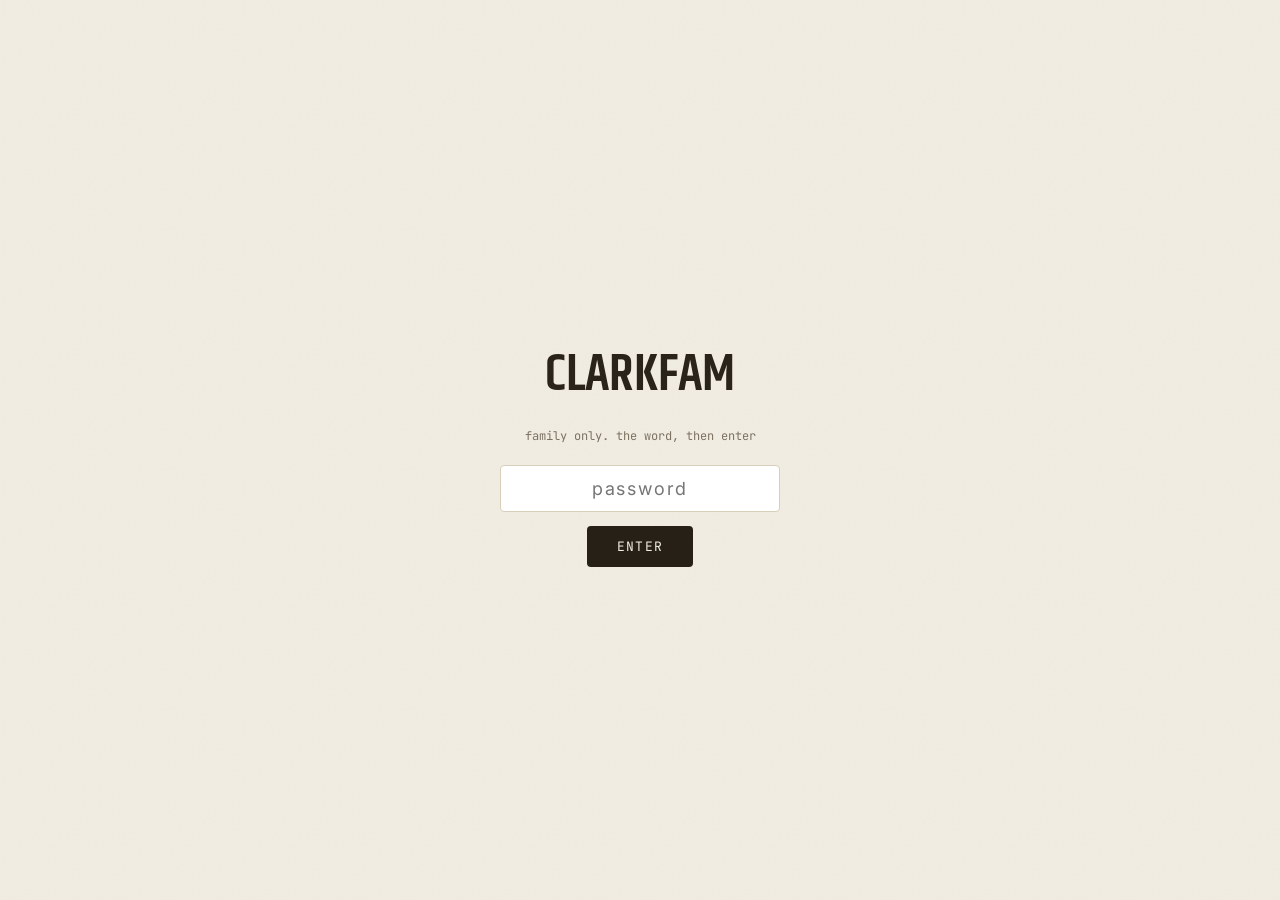
<file: clarkfam/index.html>
<!doctype html>
<html lang="en">
<head>
<meta charset="utf-8">
<meta name="viewport" content="width=device-width, initial-scale=1">
<title>Clarkfam</title>
<meta name="robots" content="noindex, nofollow">
<link rel="preconnect" href="https://fonts.googleapis.com">
<link rel="preconnect" href="https://fonts.gstatic.com" crossorigin>
<link href="https://fonts.googleapis.com/css2?family=Khand:wght@500;600&family=Inter:wght@400;500&family=JetBrains+Mono:wght@400;500&display=swap" rel="stylesheet">
<style>
  :root{
    --bg:#f2ede2; --ink:#262016; --muted:#7a7060; --line:#d8cfba;
    --bronze:#CA8B63; --sky:#2e4a62; --card:#faf6ea;
    --head:'Khand',sans-serif; --body:'Inter',sans-serif; --mono:'JetBrains Mono',monospace;
    --grain:url("data:image/svg+xml,%3Csvg xmlns='http://www.w3.org/2000/svg' width='240' height='240'%3E%3Cfilter id='n'%3E%3CfeTurbulence type='fractalNoise' baseFrequency='0.8' numOctaves='2'/%3E%3CfeColorMatrix type='saturate' values='0'/%3E%3CfeComponentTransfer%3E%3CfeFuncA type='linear' slope='0.05'/%3E%3C/feComponentTransfer%3E%3C/filter%3E%3Crect width='240' height='240' filter='url(%23n)'/%3E%3C/svg%3E");
  }
  *{box-sizing:border-box;margin:0;padding:0}
  body{background:var(--bg);color:var(--ink);font-family:var(--body);line-height:1.65;-webkit-font-smoothing:antialiased;min-height:100vh}
  body::after{content:"";position:fixed;inset:0;background-image:var(--grain);pointer-events:none;z-index:2;opacity:.7}
  .wrap{max-width:640px;margin:0 auto;padding:0 22px;position:relative;z-index:3}
  header{padding:56px 0 28px;border-bottom:2px solid var(--ink)}
  .kicker{font-family:var(--mono);font-size:11px;letter-spacing:.32em;text-transform:uppercase;color:var(--bronze)}
  h1{font-family:var(--head);font-weight:600;font-size:clamp(44px,10vw,68px);line-height:.98;text-transform:uppercase;margin-top:10px}
  .lede{margin-top:10px;color:var(--muted);font-size:16px;max-width:48ch}
  main{padding:34px 0 80px}
  .asset{display:block;background:var(--card);border:1px solid var(--line);padding:24px 26px;margin-bottom:14px;text-decoration:none;color:inherit;transition:border-color .2s ease,transform .2s ease}
  a.asset:hover{border-color:var(--bronze);transform:translateY(-2px)}
  .asset .num{font-family:var(--mono);font-size:11px;letter-spacing:.24em;color:var(--bronze)}
  .asset h2{font-family:var(--head);font-weight:600;font-size:28px;text-transform:uppercase;line-height:1.05;margin:6px 0 6px}
  .asset p{color:var(--muted);font-size:15px}
  .asset.pending{opacity:.55}
  #gate{position:fixed;inset:0;background:var(--bg);z-index:10;display:flex;align-items:center;justify-content:center;flex-direction:column;padding:24px}
  #gate::after{content:"";position:absolute;inset:0;background-image:var(--grain);pointer-events:none}
  #gate .g{font-family:var(--head);font-weight:600;font-size:52px;text-transform:uppercase;color:var(--ink)}
  #gate p{color:var(--muted);font-family:var(--mono);font-size:12px;margin:8px 0 18px}
  #gate input{background:#fff;border:1px solid var(--line);border-radius:4px;color:var(--ink);font-size:18px;padding:12px 16px;text-align:center;letter-spacing:.1em;outline:none;width:min(280px,80vw);font-family:var(--body);position:relative;z-index:11}
  #gate input:focus{border-color:var(--bronze)}
  #gate button{margin-top:14px;background:var(--ink);color:var(--bg);border:none;border-radius:4px;font-family:var(--mono);font-size:13px;letter-spacing:.1em;padding:12px 30px;cursor:pointer;position:relative;z-index:11}
  .hidden{display:none!important}
  footer{border-top:1px solid var(--line);padding:22px 0 46px;font-family:var(--mono);font-size:11px;color:var(--muted);text-align:center}
</style>
</head>
<body>

<div id="gate">
  <div class="g">Clarkfam</div>
  <p>family only. the word, then enter</p>
  <input id="pw" type="password" autocomplete="off" placeholder="password">
  <button onclick="unlock()">ENTER</button>
</div>

<div id="site" class="hidden">
  <div class="wrap">
    <header>
      <div class="kicker">Clarkfam · Conservation</div>
      <h1>The Family Table</h1>
      <p class="lede">Working assets for the thing we build together: the ground, the water, and the name. Nothing here is public yet.</p>
    </header>

    <main>
      <a class="asset" href="/clarkfam/foundation-site.html">
        <span class="num">ASSET 01</span>
        <h2>The Clark Conservation Foundation</h2>
        <p>First concept for the foundation site. Three programs, the pilot on the family ground, and the yearly letter. A conversation starter for the brothers and Dad.</p>
      </a>
      <div class="asset pending">
        <span class="num">ASSET 02</span>
        <h2>The Name &amp; The Trust</h2>
        <p>Domain, entity, and trust structure notes. Coming once we decide together.</p>
      </div>
      <div class="asset pending">
        <span class="num">ASSET 03</span>
        <h2>The Ground</h2>
        <p>Photos and maps of the Anthony ground, for the pilot story.</p>
      </div>
    </main>

    <footer>CLARKFAM · NOT FOR SHARING</footer>
  </div>
</div>

<script>
  const KEY='clarkfam-unlocked', WORD='clarkfam26';
  function unlock(){
    if(document.getElementById('pw').value.trim().toLowerCase()===WORD){
      sessionStorage.setItem(KEY,'1'); show();
    } else {
      const i=document.getElementById('pw'); i.value=''; i.placeholder='try again';
    }
  }
  function show(){document.getElementById('gate').classList.add('hidden');document.getElementById('site').classList.remove('hidden')}
  if(sessionStorage.getItem(KEY)==='1') show();
  document.getElementById('pw').addEventListener('keydown',e=>{if(e.key==='Enter')unlock()});
</script>
</body>
</html>
</file>
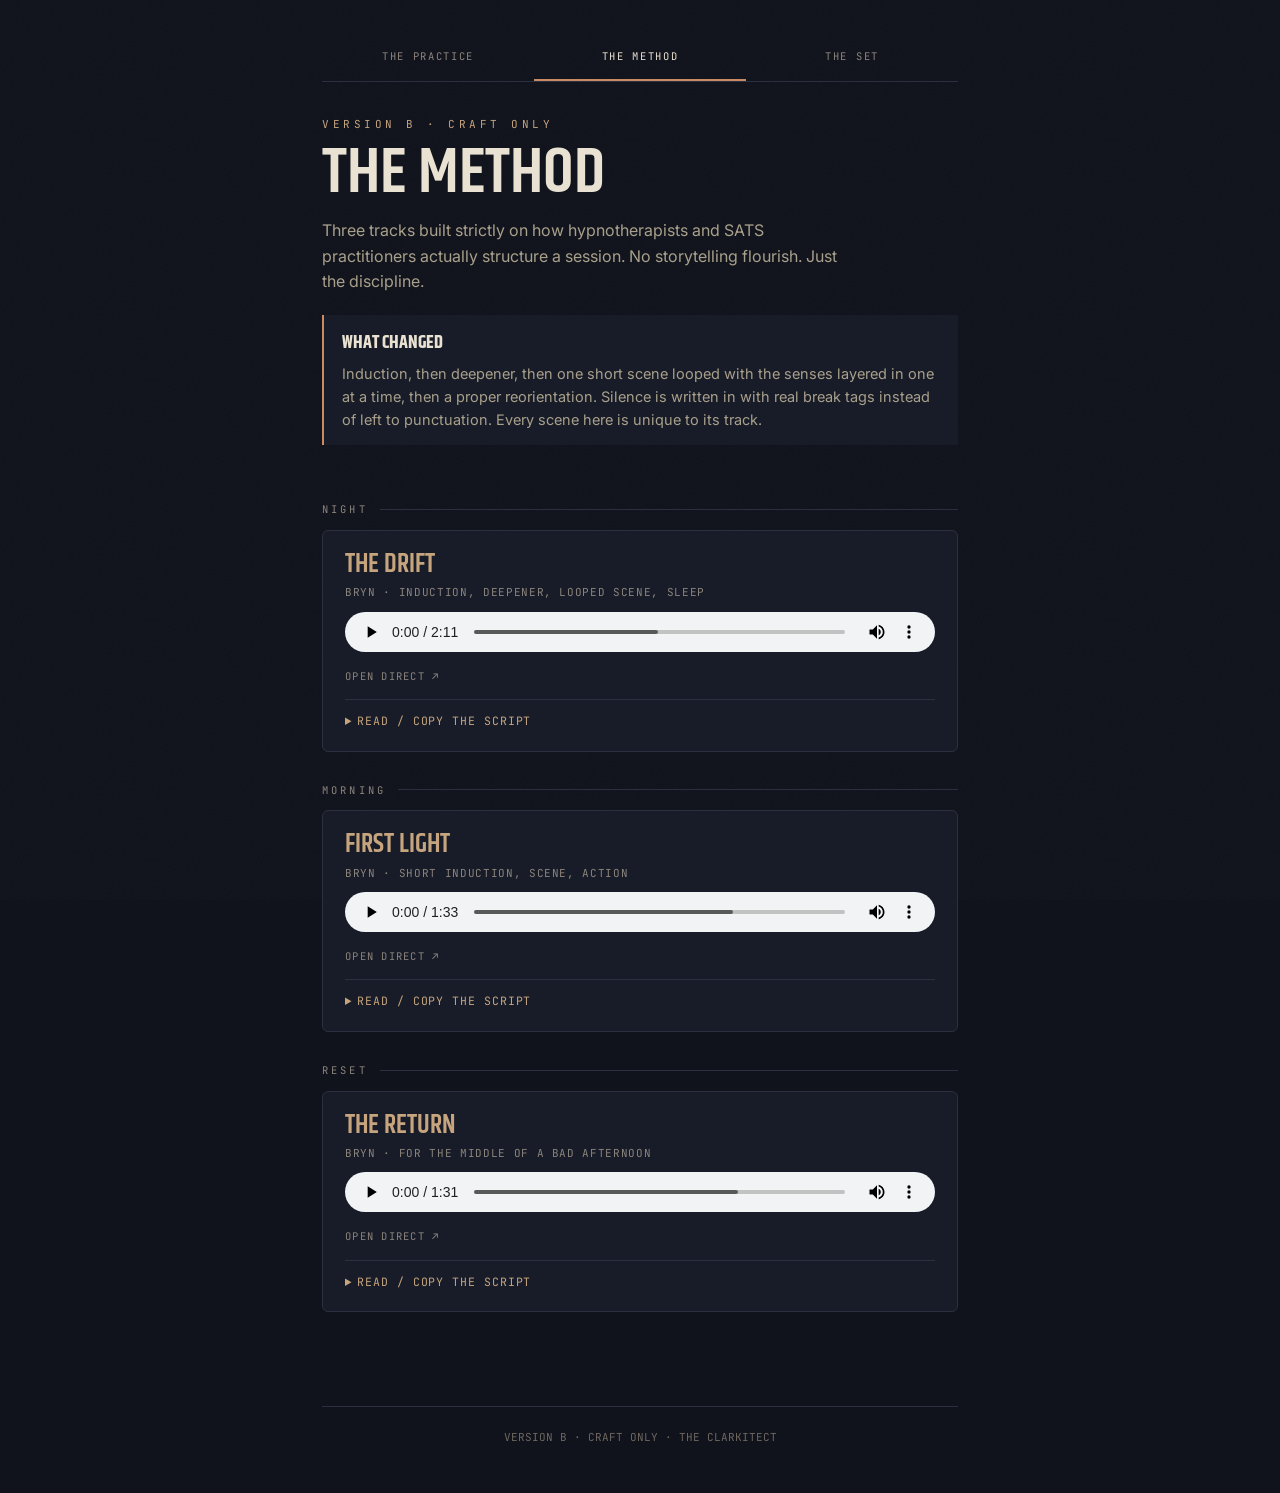
<file: audios/method/index.html>
<!doctype html>
<html lang="en">
<head>
<meta charset="utf-8">
<meta name="viewport" content="width=device-width, initial-scale=1">
<title>The Method · The Clarkitect</title>
<meta name="robots" content="noindex, nofollow">
<link rel="preconnect" href="https://fonts.googleapis.com">
<link rel="preconnect" href="https://fonts.gstatic.com" crossorigin>
<link href="https://fonts.googleapis.com/css2?family=Khand:wght@500;600&family=Inter:wght@400;500&family=JetBrains+Mono:wght@400;500&display=swap" rel="stylesheet">
<link rel="stylesheet" href="/audios/_shared.css">
</head>
<body>
<div class="wrap">
  <nav class="tabs">
    <a href="/audios/">The Practice</a>
    <a href="/audios/method/" class="on">The Method</a>
    <a href="/audios/set/">The Set</a>
  </nav>

  <div class="kicker">Version B · Craft Only</div>
  <h1>The Method</h1>
  <p class="lede">Three tracks built strictly on how hypnotherapists and SATS practitioners actually structure a session. No storytelling flourish. Just the discipline.</p>

  <div class="why">
    <b>What changed</b>
    Induction, then deepener, then one short scene looped with the senses layered in one at a time, then a proper reorientation. Silence is written in with real break tags instead of left to punctuation. Every scene here is unique to its track.
  </div>

  <main>
    <div class="sect">Night</div>
    <div class="track" data-id="m-drift">
      <div class="name">The Drift</div>
      <div class="meta">BRYN · INDUCTION, DEEPENER, LOOPED SCENE, SLEEP</div>
      <div class="p-count"></div>
      <audio controls preload="metadata" playsinline><source src="/audios/audio/26-0819-drift-bryn.mp3" type="audio/mpeg"></audio>
      <a class="direct" href="/audios/audio/26-0819-drift-bryn.mp3">OPEN DIRECT &#8599;</a>
      <details class="script"><summary>READ / COPY THE SCRIPT</summary><pre id="s1">The Drift.

Find the position you do not usually sleep in. Close your eyes.

We are going to breathe together. In through the nose... hold it at the top... and out, longer than you took it in.

Again. In... pause... and out, slower.

One more. All the way in... and let it go completely.

Now the body, from the top down. Relax your forehead. Unclench the jaw. Let the small muscles behind your eyes go soft. Shoulders down. Hands heavy. All the way through the legs, to the feet. Take your time with that. I will wait.

If your attention wanders, that is fine. Come back to the breath. The breath is the anchor.

Now a scene. It is short, and we are going to visit it more than once.

It is evening. You are standing on the porch of the house you built. The boards are warm. The light is going gold behind the trees. Behind you, through the window, you can hear your family in the kitchen. Someone laughs. Somebody says your name, and asks you to come in.

That is the whole scene. Stay inside it for three breaths.

Now again, and this time only the sound. The laughing in the kitchen. Your name being said. Listen to it twice through before you move on.

Again, and only what you feel. Warm boards under your feet. Cool air arriving off the field. Hold that.

Again, and only what you see. Gold light. The doorway. Your own hand on the rail.

Once more now. All of it together, exactly as it is.

It is done. It already happened. You are simply remembering it.

Stay here as long as you like, and let the scene play again on its own. Nothing else is required of you tonight.

Sleep from here.</pre>
      <button class="cp" onclick="cp('s1',this)">COPY SCRIPT</button></details>
    </div>

    <div class="sect">Morning</div>
    <div class="track" data-id="m-firstlight">
      <div class="name">First Light</div>
      <div class="meta">BRYN · SHORT INDUCTION, SCENE, ACTION</div>
      <div class="p-count"></div>
      <audio controls preload="metadata" playsinline><source src="/audios/audio/26-0819-first-light-bryn.mp3" type="audio/mpeg"></audio>
      <a class="direct" href="/audios/audio/26-0819-first-light-bryn.mp3">OPEN DIRECT &#8599;</a>
      <details class="script"><summary>READ / COPY THE SCRIPT</summary><pre id="s2">First Light.

Sit up. Feet flat on the floor. Your eyes can stay open.

Three breaths, and make each one longer going out than coming in.

In... and out, slow.

In, deeper... and out, slower.

Last one. All the way in... and release.

Roll the shoulders back once. Let the jaw loosen.

Now a scene, and it is a small one.

You are at the drafting table. It is early. The light is coming in low across the paper. There is a pencil in your hand and one line already drawn. Nobody needs anything from you yet. The building in front of you does not exist, and by the end of the morning part of it will.

Sit in that for two breaths.

Again. Only the sound this time. The room is quiet. A pencil is moving on paper.

Again. Only the feel. The weight of the pencil. The edge of the table under your forearm.

Again. Only what you see. Low light. Clean paper. One good line.

Hold that a moment longer.

This is the man who ends his day satisfied. He starts here, before anyone has asked him for anything.

In a moment you are going to stand up. When you do, go and make one mark on something real. Not the phone. One real mark.

Stand up now. Go and take the first line.</pre>
      <button class="cp" onclick="cp('s2',this)">COPY SCRIPT</button></details>
    </div>

    <div class="sect">Reset</div>
    <div class="track" data-id="m-return">
      <div class="name">The Return</div>
      <div class="meta">BRYN · FOR THE MIDDLE OF A BAD AFTERNOON</div>
      <div class="p-count"></div>
      <audio controls preload="metadata" playsinline><source src="/audios/audio/26-0819-the-return-bryn.mp3" type="audio/mpeg"></audio>
      <a class="direct" href="/audios/audio/26-0819-the-return-bryn.mp3">OPEN DIRECT &#8599;</a>
      <details class="script"><summary>READ / COPY THE SCRIPT</summary><pre id="s3">The Return.

Something is off today. That is all this is. You do not need to fix it. You need to come back.

Put down whatever you are holding. Feet flat.

Breathe in... and out, twice as long.

Again. In... and the long way out.

Once more... and let the shoulders drop with it.

Now a scene, and it is the simplest one you own.

You are walking the ground with no destination. Gravel first, then grass. The creek is off to your right and you hear it before you see it. Something catches your eye, so you sit down and start sketching it.

Stay there for a few breaths. Nothing is being solved out here. Nothing is behind. You are looking at one thing closely, which is the oldest skill you have.

Again. Only the sound. Water to your right. Wind in the tops of the trees.

Again. Only the feel. Uneven ground under you. The pencil. Sun on one side of your face.

Stay with that as long as you need.

This is what you do on a hard day. You go back to the ground, and you look at one thing closely.

Nothing has moved. The ground is there. The people are there.

Know what you have. Know where you are.

Open your eyes when you are ready, and go do one real thing.</pre>
      <button class="cp" onclick="cp('s3',this)">COPY SCRIPT</button></details>
    </div>
  </main>

  <footer>VERSION B · CRAFT ONLY · THE CLARKITECT</footer>
</div>
<script src="/audios/practice.js"></script>
<script>
function cp(id,b){const t=document.getElementById(id).textContent,l=b.textContent;
const ok=()=>{b.textContent='COPIED';setTimeout(()=>b.textContent=l,1600)};
const fb=()=>{const r=document.createRange();r.selectNodeContents(document.getElementById(id));
const s=window.getSelection();s.removeAllRanges();s.addRange(r);
let d=false;try{d=document.execCommand('copy')}catch(e){}
b.textContent=d?'COPIED':'SELECTED, PRESS COPY';setTimeout(()=>b.textContent=l,2600)};
if(navigator.clipboard&&navigator.clipboard.writeText){navigator.clipboard.writeText(t).then(ok).catch(fb)}else{fb()}}
</script>
</body>
</html>
</file>
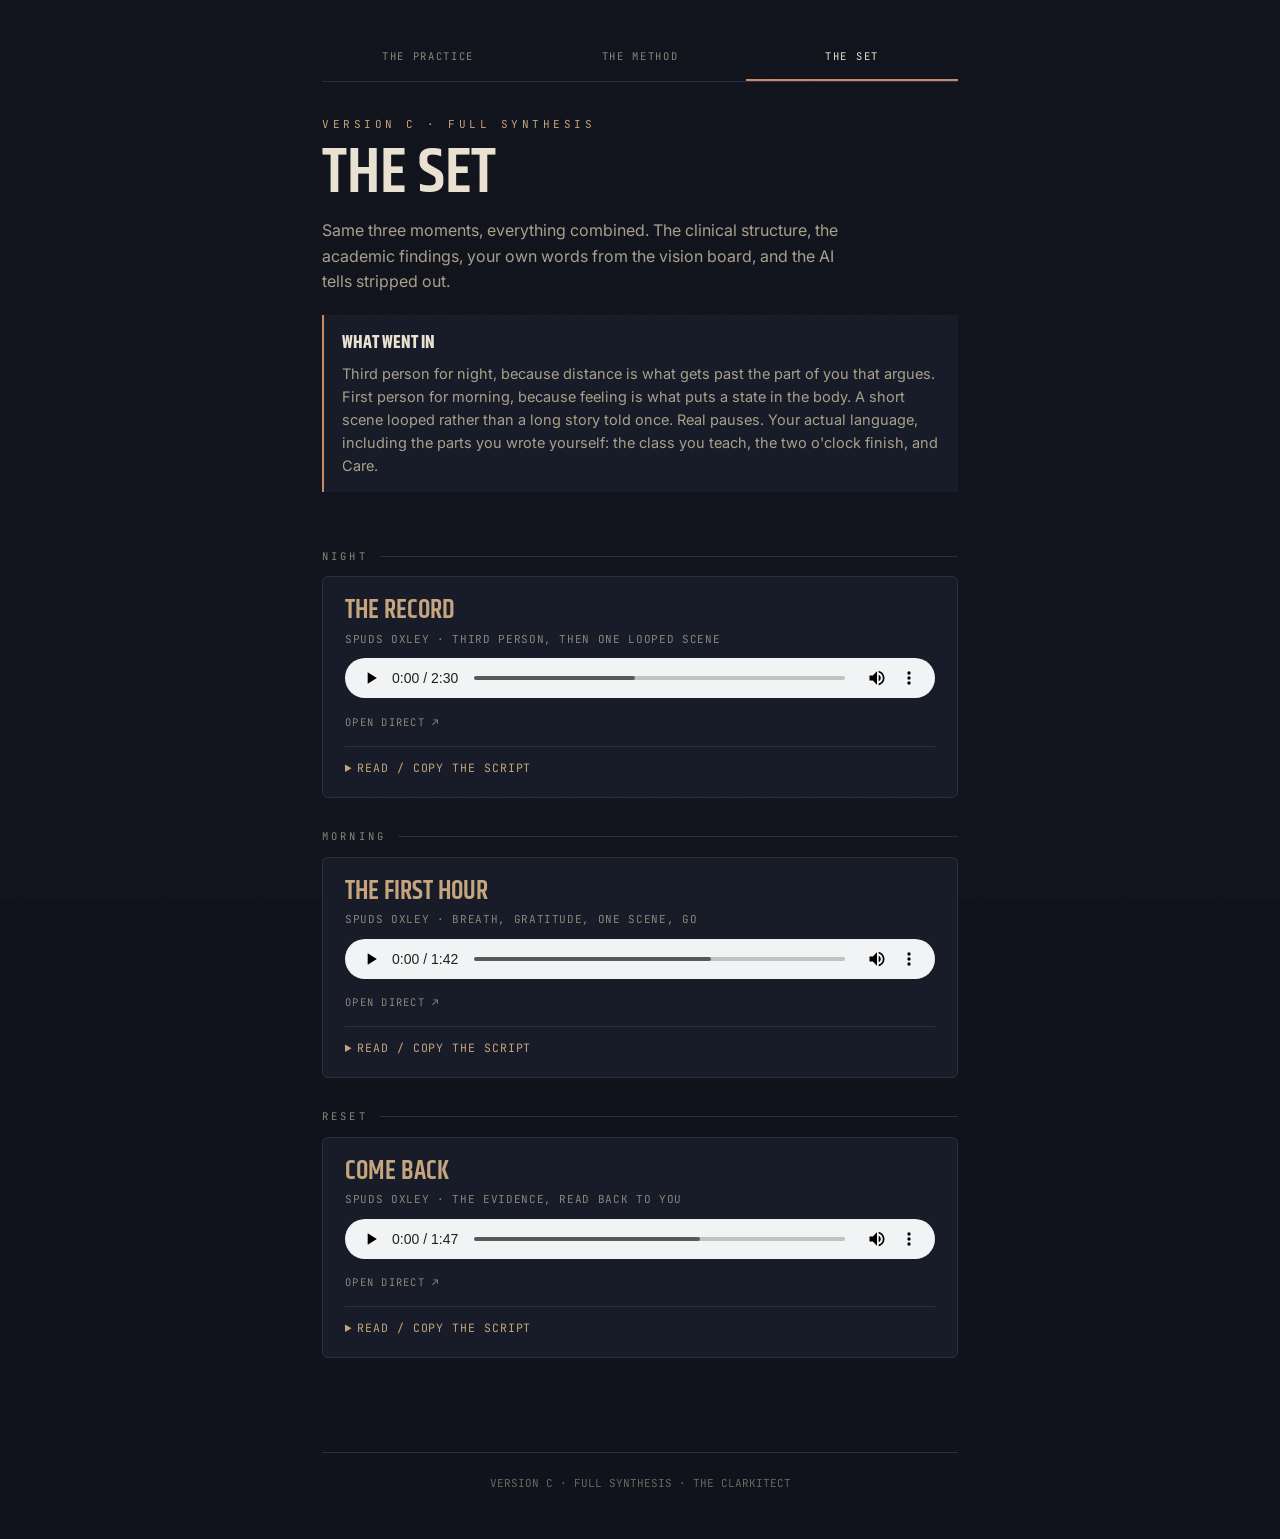
<file: audios/set/index.html>
<!doctype html>
<html lang="en">
<head>
<meta charset="utf-8">
<meta name="viewport" content="width=device-width, initial-scale=1">
<title>The Set · The Clarkitect</title>
<meta name="robots" content="noindex, nofollow">
<link rel="preconnect" href="https://fonts.googleapis.com">
<link rel="preconnect" href="https://fonts.gstatic.com" crossorigin>
<link href="https://fonts.googleapis.com/css2?family=Khand:wght@500;600&family=Inter:wght@400;500&family=JetBrains+Mono:wght@400;500&display=swap" rel="stylesheet">
<link rel="stylesheet" href="/audios/_shared.css">
</head>
<body>
<div class="wrap">
  <nav class="tabs">
    <a href="/audios/">The Practice</a>
    <a href="/audios/method/">The Method</a>
    <a href="/audios/set/" class="on">The Set</a>
  </nav>

  <div class="kicker">Version C · Full Synthesis</div>
  <h1>The Set</h1>
  <p class="lede">Same three moments, everything combined. The clinical structure, the academic findings, your own words from the vision board, and the AI tells stripped out.</p>

  <div class="why">
    <b>What went in</b>
    Third person for night, because distance is what gets past the part of you that argues. First person for morning, because feeling is what puts a state in the body. A short scene looped rather than a long story told once. Real pauses. Your actual language, including the parts you wrote yourself: the class you teach, the two o'clock finish, and Care.
  </div>

  <main>
    <div class="sect">Night</div>
    <div class="track" data-id="s-record">
      <div class="name">The Record</div>
      <div class="meta">SPUDS OXLEY · THIRD PERSON, THEN ONE LOOPED SCENE</div>
      <div class="p-count"></div>
      <audio controls preload="metadata" playsinline><source src="/audios/audio/26-0819-the-record-spuds.mp3" type="audio/mpeg"></audio>
      <a class="direct" href="/audios/audio/26-0819-the-record-spuds.mp3">OPEN DIRECT &#8599;</a>
      <details class="script"><summary>READ / COPY THE SCRIPT</summary><pre id="s1">The Record.

Before we start, breathe. In through the nose... and out, longer.

Again, and let the jaw go.

Once more, and let the shoulders down.

Good. Now listen as though this is about somebody else. It goes in easier that way.

Roger Clark is thirty-two. He lives outside Bonners Ferry, in a house he drew himself, in the forest, above water he can hear from the porch.

His workday ends at two. That is not laziness, it is design. The systems run without him, the team is capable, and he built it that way on purpose, so the back half of the day belongs to his family and his hands.

In the afternoons he teaches. A small class. Drafting and sketching. Ten or twelve people learning to actually see a building. It is the part of his week he would not trade for money.

His drawings get built. His name is on real rooms. The number he once wrote in a notebook has been passed, and he will tell you plainly that the number was never the point. It was a way of asking whether he was serious.

Ask his wife what changed, and she does not talk about revenue. She says he stopped trying to do everything, and started doing the things only he can do.

Ask him what it is all for, and he gives you one word. Care.

Now hold one picture, and keep it short.

He is walking home from the class in the evening. It is nearly dark. Someone from the class walks him as far as the gate, still asking questions. They thank him, and they mean it. He goes inside. The kitchen is loud.

Stay in that for three breaths.

Again, and only the sound. Two sets of footsteps on gravel. One more question at the gate. A door.

Again, and only the feeling in the chest. Tired in the good way. Wanted. Home.

Once more. All of it.

That already happened. You are only remembering it.

Let it play again on its own now. Nothing else is required of you tonight.

Goodnight.</pre>
      <button class="cp" onclick="cp('s1',this)">COPY SCRIPT</button></details>
    </div>

    <div class="sect">Morning</div>
    <div class="track" data-id="s-firsthour">
      <div class="name">The First Hour</div>
      <div class="meta">SPUDS OXLEY · BREATH, GRATITUDE, ONE SCENE, GO</div>
      <div class="p-count"></div>
      <audio controls preload="metadata" playsinline><source src="/audios/audio/26-0819-first-hour-spuds.mp3" type="audio/mpeg"></audio>
      <a class="direct" href="/audios/audio/26-0819-first-hour-spuds.mp3">OPEN DIRECT &#8599;</a>
      <details class="script"><summary>READ / COPY THE SCRIPT</summary><pre id="s2">The First Hour.

Sit up. Both feet on the floor.

Three breaths, longer on the way out.

In... and out.

In... and out, slower.

In... and all the way out.

Hand on your chest. Say these with me, and mean them in the body, not just in the mouth. Leave a breath between each one.

Thank you for the land, and for what it asks of me.

Thank you for the team, and for the weight I no longer carry by myself.

Thank you for Hattie.

Thank you for the stream, moving with no resistance.

Thank you for these hands, and for everything they have left to learn.

Now one picture, and keep it short.

It is early and you are outside before anyone else. There is a garden you laid out yourself, and a trail going up into the trees. You run it. You come back and swim, and the water takes the last of the sleep out of you.

Hold that for two breaths.

Only the sound now. Your own breathing on the trail. Water moving as you swim.

Only the feel. Cold air first. Then warm. Then the pull of the water.

Stay there a moment.

That is the first hour of a man whose work ends at two. He earned that by building systems, not by hurrying.

You are the source. Your state is a decision, and you have already made it.

Stand up. The first hour is yours. Go and take it.</pre>
      <button class="cp" onclick="cp('s2',this)">COPY SCRIPT</button></details>
    </div>

    <div class="sect">Reset</div>
    <div class="track" data-id="s-comeback">
      <div class="name">Come Back</div>
      <div class="meta">SPUDS OXLEY · THE EVIDENCE, READ BACK TO YOU</div>
      <div class="p-count"></div>
      <audio controls preload="metadata" playsinline><source src="/audios/audio/26-0819-come-back-spuds.mp3" type="audio/mpeg"></audio>
      <a class="direct" href="/audios/audio/26-0819-come-back-spuds.mp3">OPEN DIRECT &#8599;</a>
      <details class="script"><summary>READ / COPY THE SCRIPT</summary><pre id="s3">Come Back.

Stop for one minute. That is all this needs.

Breathe in... and out, long.

Again... longer out than in.

Here is where you actually are. You are measuring yourself against a version of you who does not exist. He has your standards and somebody else's timeline. Every time you reach him he moves, because moving is the only thing he was ever built to do.

Set him down.

Now the record. Not the plan. The record. Take a breath between each of these and let it be true.

You left a licensed career because you looked at the lives ten and twenty years ahead of you and did not want a single one of them.

You built a business with your wife, and you learned to sell, which nobody taught you.

There is ground in play, and there are people at the table who were not there three years ago.

Your name is on rooms that people stand inside.

And the part you still love most is the blank sheet at the beginning. Most people lose that. You did not.

A hard day is weather. It is not evidence.

You already built the way out of this, so use it. Learn. Do. Filter. Organize. Then come back to what you know.

So come back.

Know what you have. Know where you are.

One word for the rest of today. Care.

Care about the work in front of you. Care about the people at the table. Care about the ground.

Now put it down, and go do one real thing.</pre>
      <button class="cp" onclick="cp('s3',this)">COPY SCRIPT</button></details>
    </div>
  </main>

  <footer>VERSION C · FULL SYNTHESIS · THE CLARKITECT</footer>
</div>
<script src="/audios/practice.js"></script>
<script>
function cp(id,b){const t=document.getElementById(id).textContent,l=b.textContent;
const ok=()=>{b.textContent='COPIED';setTimeout(()=>b.textContent=l,1600)};
const fb=()=>{const r=document.createRange();r.selectNodeContents(document.getElementById(id));
const s=window.getSelection();s.removeAllRanges();s.addRange(r);
let d=false;try{d=document.execCommand('copy')}catch(e){}
b.textContent=d?'COPIED':'SELECTED, PRESS COPY';setTimeout(()=>b.textContent=l,2600)};
if(navigator.clipboard&&navigator.clipboard.writeText){navigator.clipboard.writeText(t).then(ok).catch(fb)}else{fb()}}
</script>
</body>
</html>
</file>
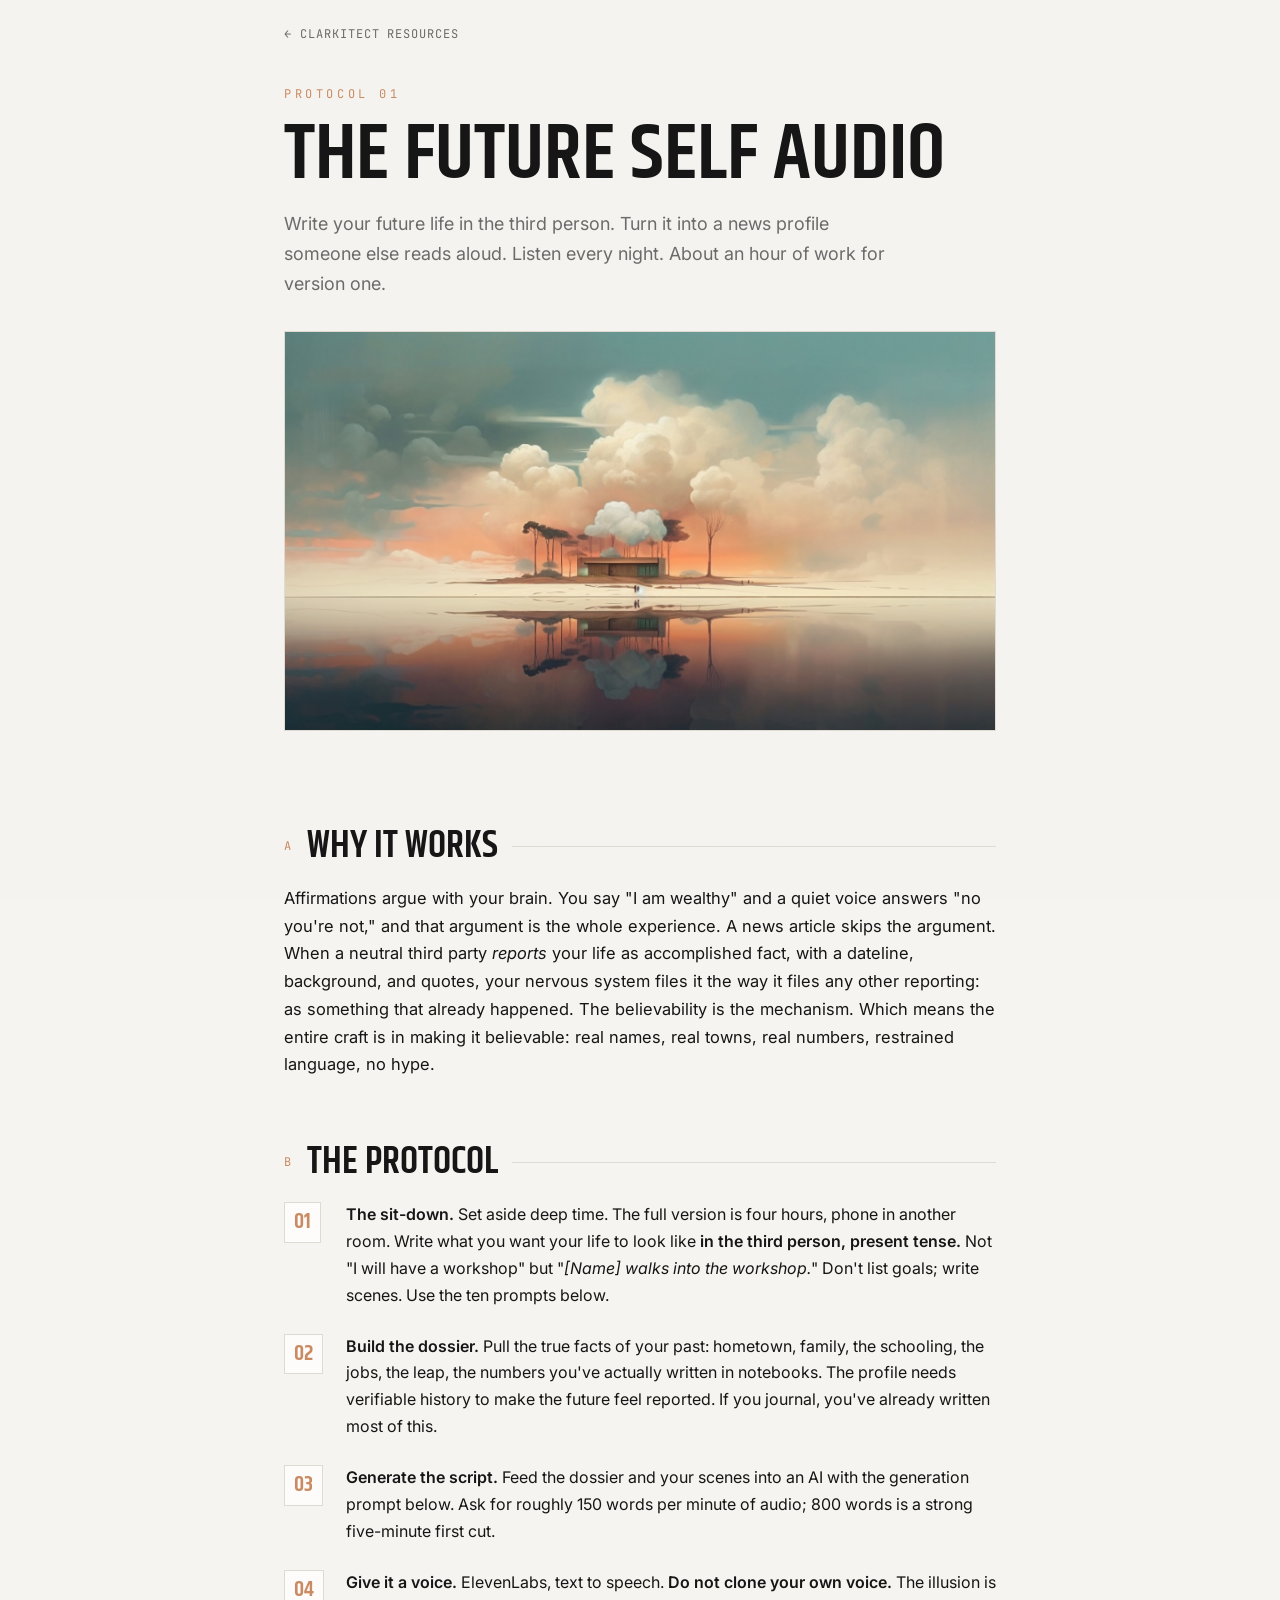
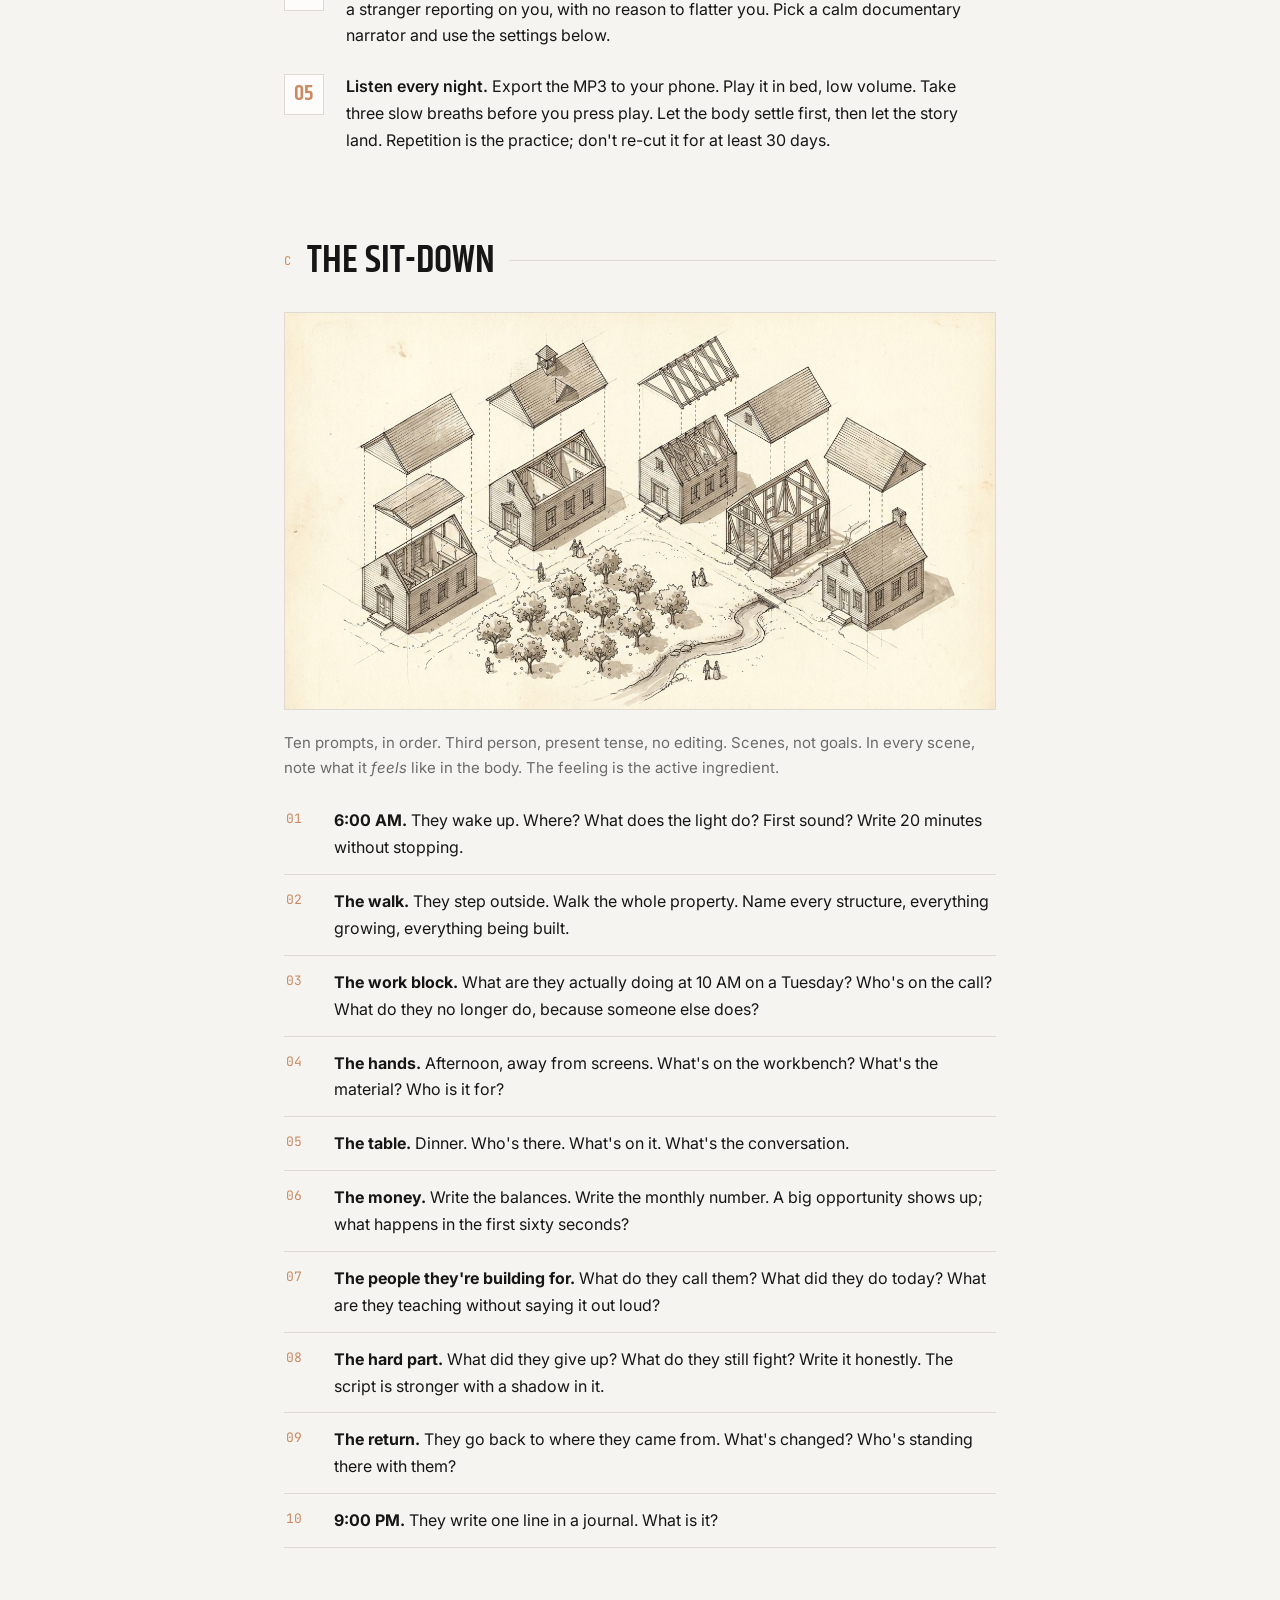
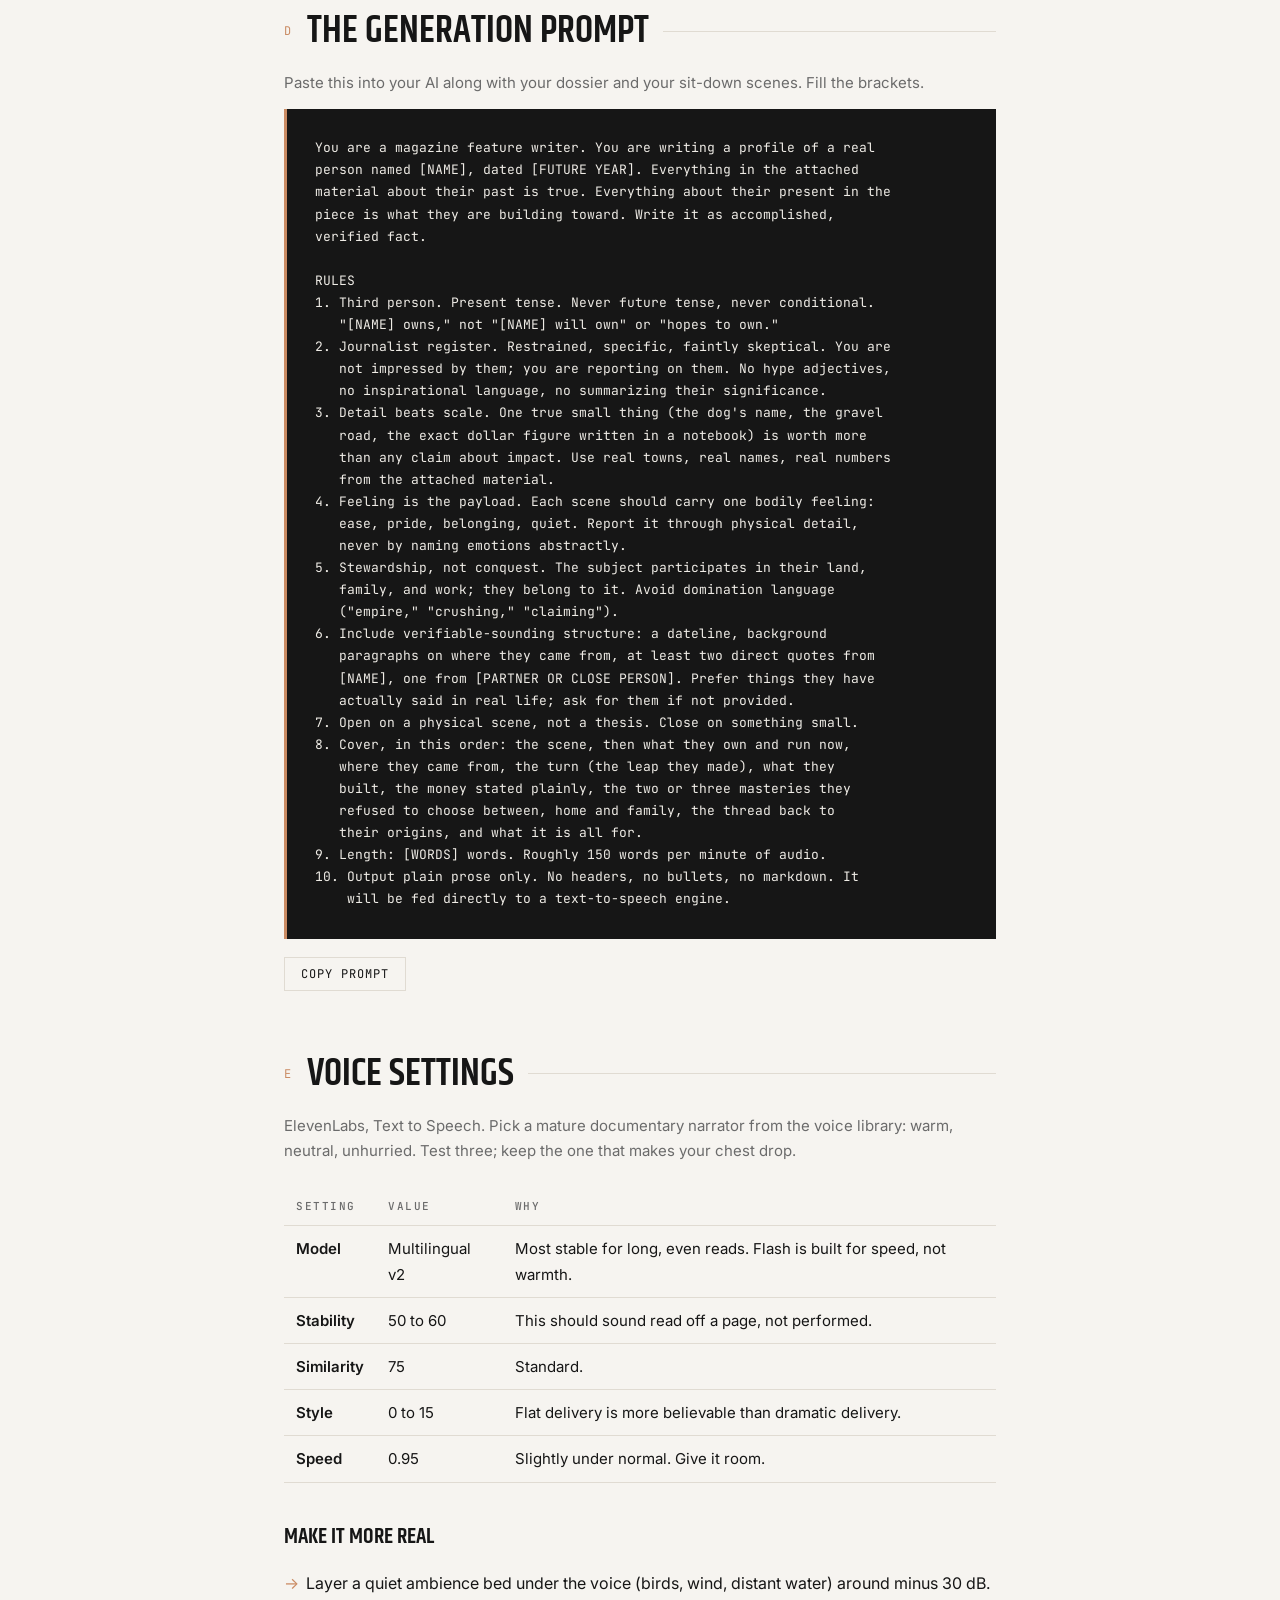
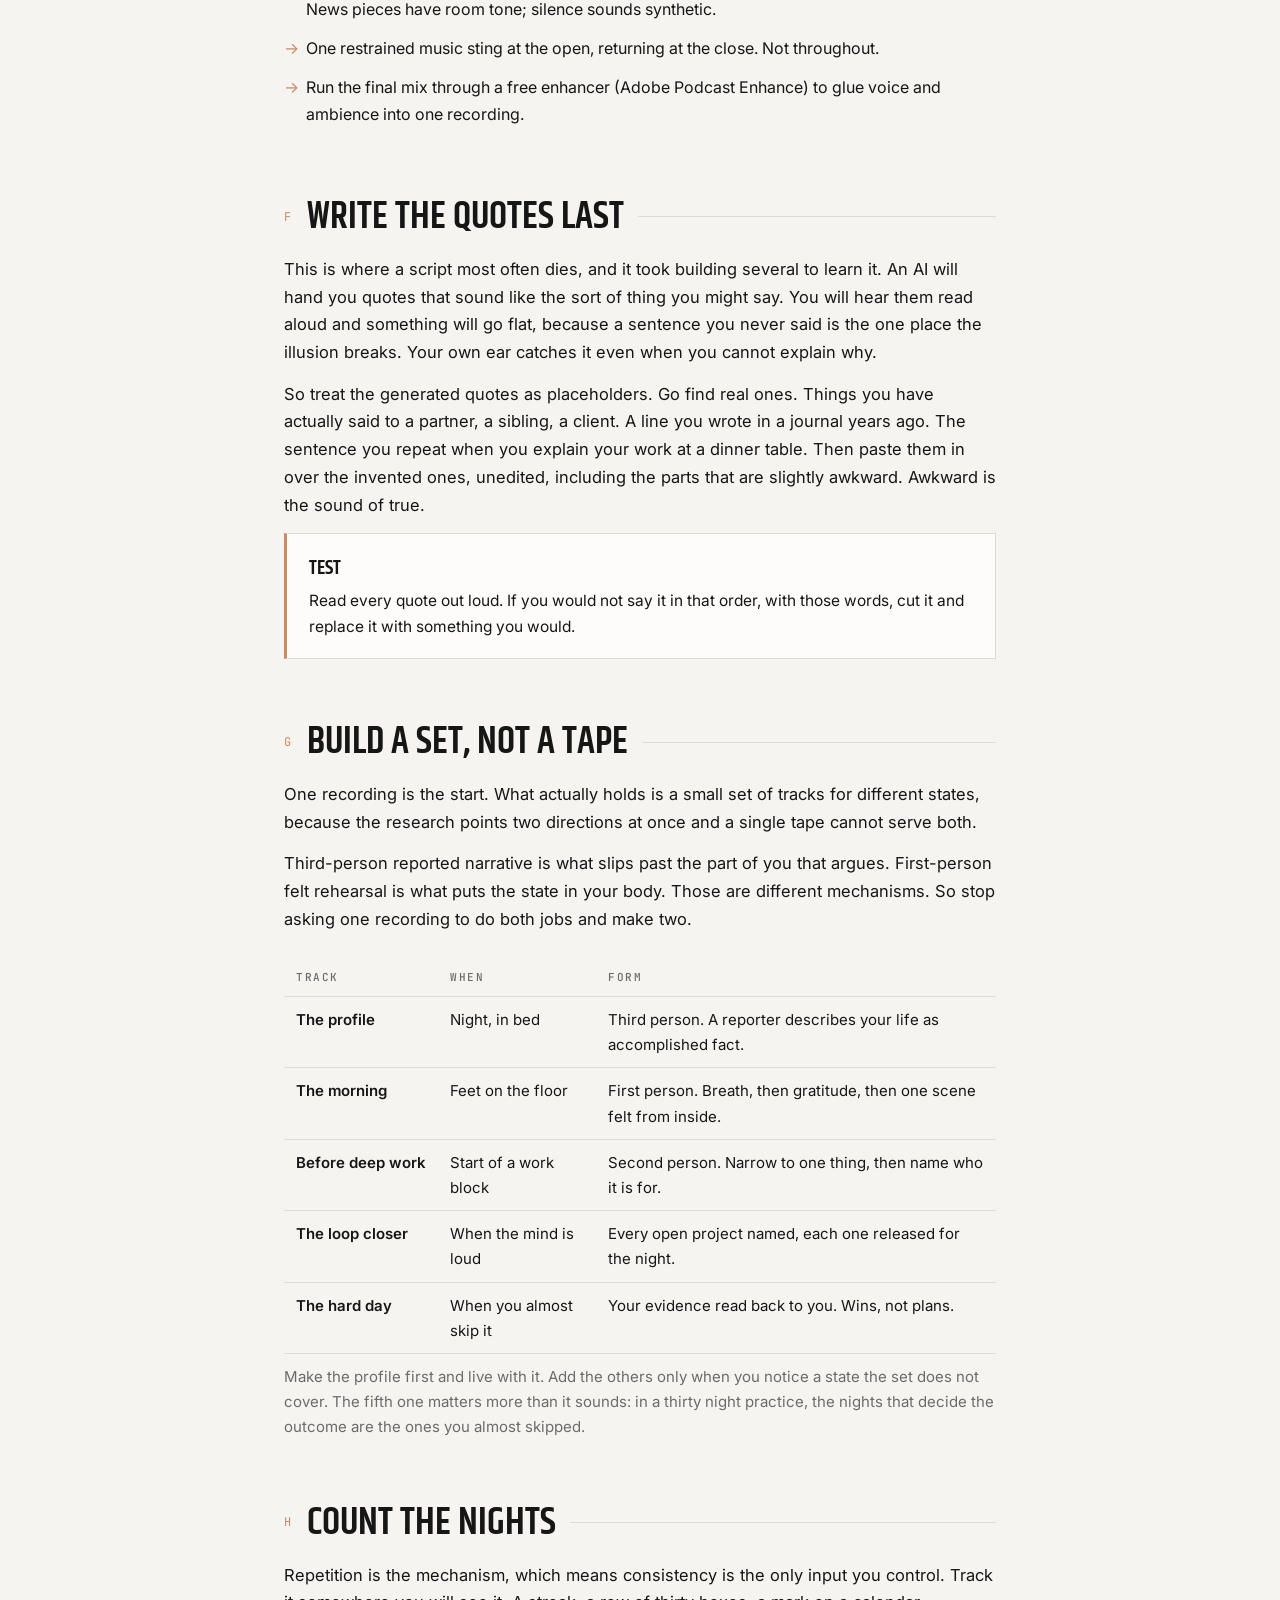
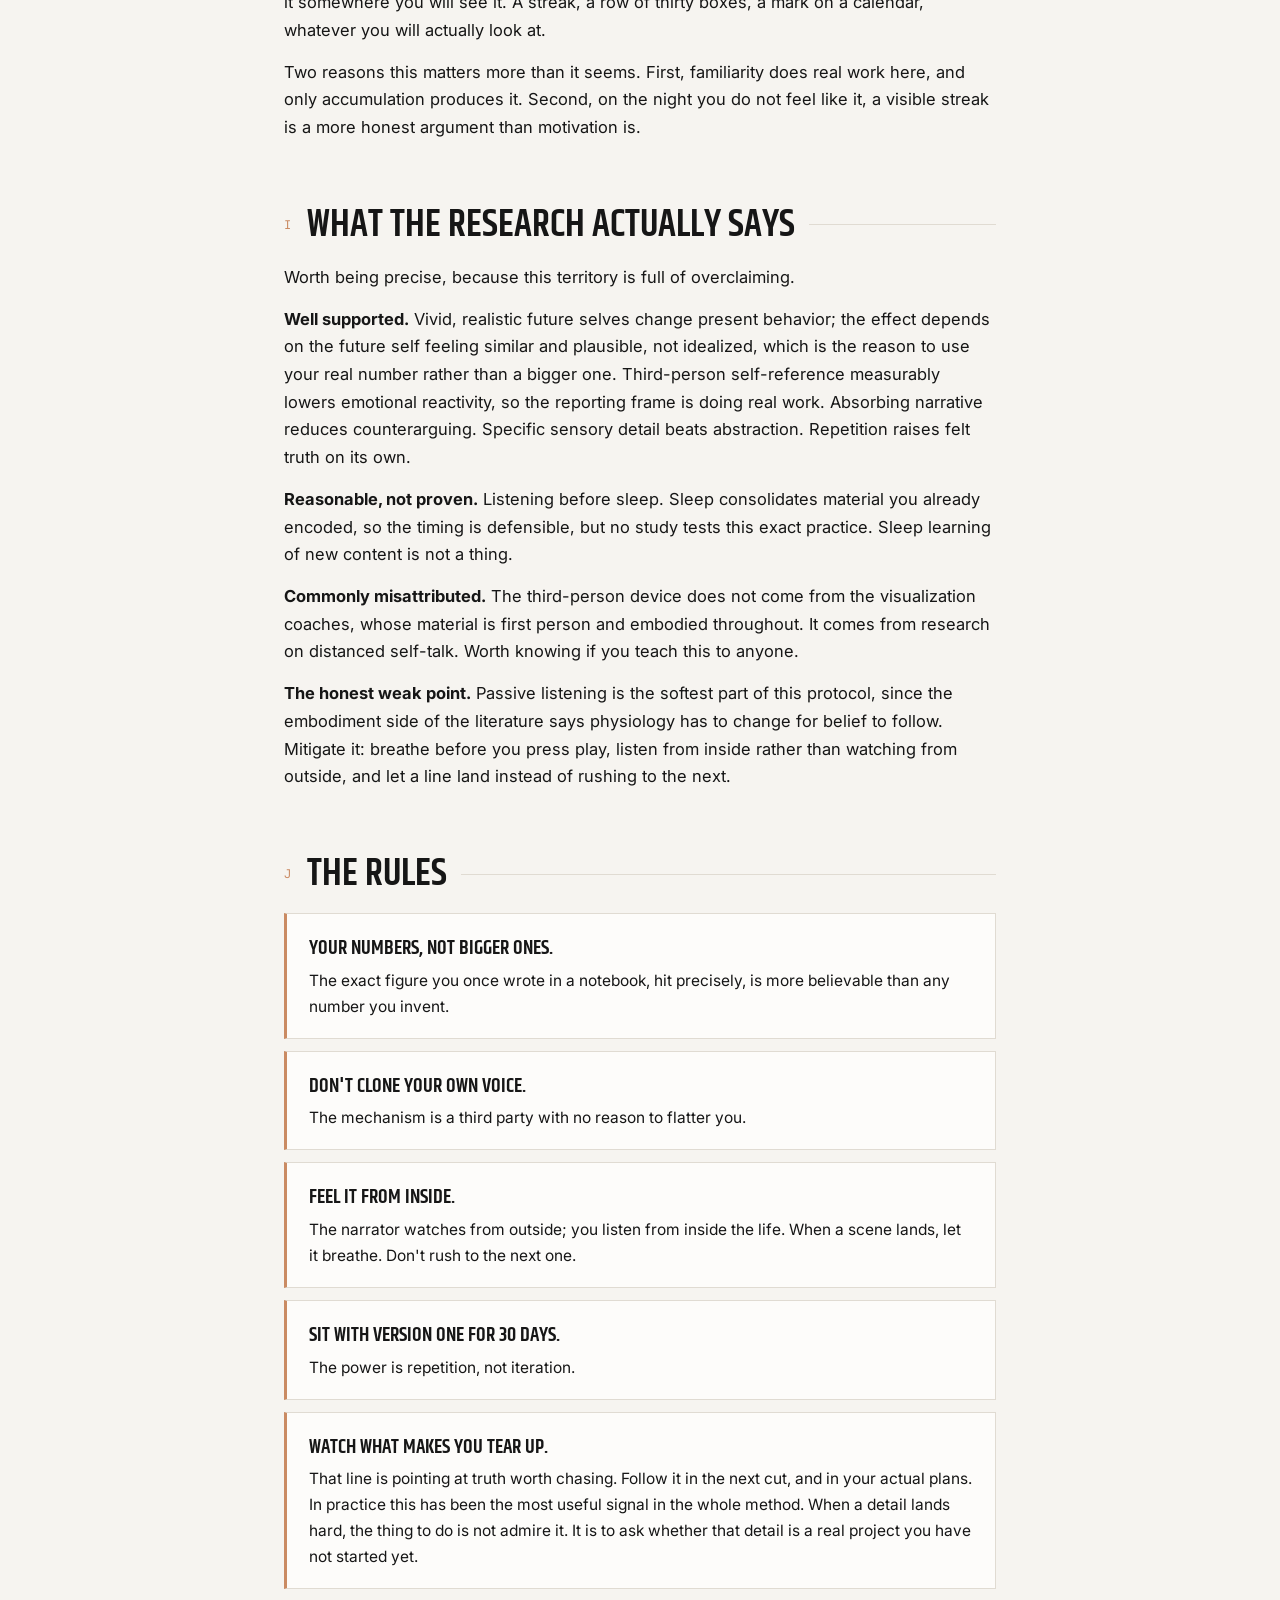
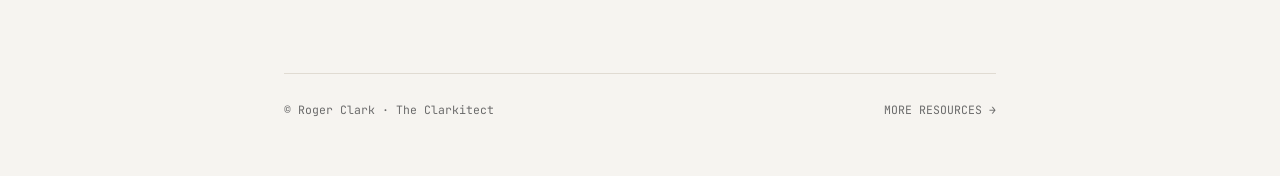
<file: future-self.html>
<!doctype html>
<html lang="en">
<head>
<meta charset="utf-8">
<meta name="viewport" content="width=device-width, initial-scale=1">
<title>The Future Self Audio · Clarkitect Resources</title>
<meta name="description" content="Write your future life in third person, turn it into a news profile read aloud, listen every night. The complete protocol.">
<link rel="preconnect" href="https://fonts.googleapis.com">
<link rel="preconnect" href="https://fonts.gstatic.com" crossorigin>
<link href="https://fonts.googleapis.com/css2?family=Khand:wght@500;600&family=Inter:wght@400;500;600&family=JetBrains+Mono:wght@400;500&display=swap" rel="stylesheet">
<style>
  :root{
    --bg:#f6f4f0; --ink:#161616; --muted:#6b6b6b; --line:#e0dbd2;
    --bronze:#CA8B63; --tan:#c5a47e; --card:#fdfcfa;
    --head:'Khand',sans-serif; --body:'Inter',sans-serif; --mono:'JetBrains Mono',monospace;
    --grain:url("data:image/svg+xml,%3Csvg xmlns='http://www.w3.org/2000/svg' width='240' height='240'%3E%3Cfilter id='n'%3E%3CfeTurbulence type='fractalNoise' baseFrequency='0.85' numOctaves='2'/%3E%3CfeColorMatrix type='saturate' values='0'/%3E%3CfeComponentTransfer%3E%3CfeFuncA type='linear' slope='0.035'/%3E%3C/feComponentTransfer%3E%3C/filter%3E%3Crect width='240' height='240' filter='url(%23n)'/%3E%3C/svg%3E");
  }
  *{box-sizing:border-box;margin:0;padding:0}
  body{background:var(--bg);color:var(--ink);font-family:var(--body);line-height:1.68;-webkit-font-smoothing:antialiased}
  body::before{content:"";position:fixed;inset:0;background-image:var(--grain);pointer-events:none;z-index:0}
  .wrap{max-width:760px;margin:0 auto;padding:0 24px;position:relative;z-index:1}
  .top{font-family:var(--mono);font-size:12px;letter-spacing:.08em;padding:24px 0}
  .top a{color:var(--muted);text-decoration:none}
  .top a:hover{color:var(--bronze)}
  header{padding:16px 0 8px}
  .kicker{font-family:var(--mono);font-size:12px;letter-spacing:.3em;text-transform:uppercase;color:var(--bronze)}
  h1{font-family:var(--head);font-weight:600;font-size:clamp(44px,8vw,80px);line-height:.98;text-transform:uppercase;margin-top:12px}
  .lede{margin-top:14px;font-size:18px;color:var(--muted);max-width:56ch}
  .heroimg{margin-top:32px;border:1px solid var(--line);overflow:hidden}
  .heroimg img{display:block;width:100%;height:auto}
  main{padding:24px 0 72px}
  section{margin-top:64px}
  .seclabel{display:flex;align-items:center;gap:14px;margin-bottom:20px}
  .seclabel .no{font-family:var(--mono);font-size:12px;color:var(--bronze);letter-spacing:.2em}
  .seclabel h2{font-family:var(--head);font-weight:600;font-size:clamp(26px,4.5vw,38px);text-transform:uppercase;line-height:1}
  .seclabel .rule{flex:1;height:1px;background:var(--line)}
  h3{font-family:var(--head);font-weight:600;font-size:22px;text-transform:uppercase;margin:26px 0 8px}
  p{margin-bottom:14px;font-size:16.5px}
  p.note{color:var(--muted);font-size:15px}
  ol.steps{counter-reset:s;list-style:none}
  ol.steps>li{position:relative;padding:0 0 24px 62px;counter-increment:s}
  ol.steps>li::before{content:"0" counter(s);position:absolute;left:0;top:1px;font-family:var(--head);font-weight:600;font-size:22px;color:var(--bronze);border:1px solid var(--line);padding:1px 9px;background:var(--card)}
  ol.steps b{font-weight:600}
  ul.plain{list-style:none}
  ul.plain li{padding:6px 0 6px 22px;position:relative;font-size:16px}
  ul.plain li::before{content:"→";position:absolute;left:0;color:var(--bronze)}
  ol.qs{list-style:none;counter-reset:q}
  ol.qs li{counter-increment:q;padding:13px 0 13px 50px;position:relative;border-bottom:1px solid var(--line);font-size:16px}
  ol.qs li::before{content:counter(q,decimal-leading-zero);position:absolute;left:2px;top:14px;font-family:var(--mono);font-size:13px;color:var(--bronze)}
  .promptbox{background:#161616;color:#efece6;padding:28px;font-family:var(--mono);font-size:13px;line-height:1.7;white-space:pre-wrap;overflow-x:auto;margin:14px 0;border-left:3px solid var(--bronze)}
  .copybtn{font-family:var(--mono);font-size:12px;letter-spacing:.08em;background:transparent;color:var(--ink);border:1px solid var(--line);padding:8px 16px;cursor:pointer;margin-top:4px}
  .copybtn:hover{border-color:var(--bronze);color:var(--bronze)}
  table{width:100%;border-collapse:collapse;font-size:15px;margin:10px 0}
  th,td{text-align:left;padding:10px 12px;border-bottom:1px solid var(--line);vertical-align:top}
  th{font-family:var(--mono);font-size:11px;letter-spacing:.14em;text-transform:uppercase;color:var(--muted);font-weight:500}
  td:first-child{white-space:nowrap;font-weight:600}
  .rulecard{background:var(--card);border:1px solid var(--line);border-left:3px solid var(--bronze);padding:18px 22px;margin:12px 0}
  .rulecard b{font-family:var(--head);font-weight:600;font-size:20px;text-transform:uppercase;display:block;margin-bottom:2px}
  .rulecard{font-size:15.5px}
  .tablewrap{overflow-x:auto}
  footer{border-top:1px solid var(--line);padding:26px 0 56px;font-family:var(--mono);font-size:11.5px;color:var(--muted);display:flex;justify-content:space-between;gap:16px;flex-wrap:wrap}
  footer a{color:inherit;text-decoration:none}
  .reveal{opacity:0;transform:translateY(26px);transition:opacity .7s ease,transform .7s ease}
  .reveal.in{opacity:1;transform:none}
  @media (prefers-reduced-motion: reduce){.reveal{opacity:1;transform:none;transition:none}}
  @media(max-width:600px){ol.steps>li{padding-left:52px}}
</style>
</head>
<body>
  <div class="wrap">
    <nav class="top"><a href="index.html">← CLARKITECT RESOURCES</a></nav>

    <header>
      <div class="kicker">Protocol 01</div>
      <h1>The Future Self Audio</h1>
      <p class="lede">Write your future life in the third person. Turn it into a news profile someone else reads aloud. Listen every night. About an hour of work for version one.</p>
      <div class="heroimg reveal"><img src="img/island.jpg" alt="A calm house on an island under soft clouds, reflected in still water" loading="eager"></div>
    </header>

    <main>
      <section>
        <div class="seclabel reveal"><span class="no">A</span><h2>Why it works</h2><span class="rule"></span></div>
        <p class="reveal">Affirmations argue with your brain. You say "I am wealthy" and a quiet voice answers "no you're not," and that argument is the whole experience. A news article skips the argument. When a neutral third party <em>reports</em> your life as accomplished fact, with a dateline, background, and quotes, your nervous system files it the way it files any other reporting: as something that already happened. The believability is the mechanism. Which means the entire craft is in making it believable: real names, real towns, real numbers, restrained language, no hype.</p>
      </section>

      <section>
        <div class="seclabel reveal"><span class="no">B</span><h2>The protocol</h2><span class="rule"></span></div>
        <ol class="steps">
          <li class="reveal"><b>The sit-down.</b> Set aside deep time. The full version is four hours, phone in another room. Write what you want your life to look like <b>in the third person, present tense.</b> Not "I will have a workshop" but "<em>[Name] walks into the workshop.</em>" Don't list goals; write scenes. Use the ten prompts below.</li>
          <li class="reveal"><b>Build the dossier.</b> Pull the true facts of your past: hometown, family, the schooling, the jobs, the leap, the numbers you've actually written in notebooks. The profile needs verifiable history to make the future feel reported. If you journal, you've already written most of this.</li>
          <li class="reveal"><b>Generate the script.</b> Feed the dossier and your scenes into an AI with the generation prompt below. Ask for roughly 150 words per minute of audio; 800 words is a strong five-minute first cut.</li>
          <li class="reveal"><b>Give it a voice.</b> ElevenLabs, text to speech. <b>Do not clone your own voice.</b> The illusion is a stranger reporting on you, with no reason to flatter you. Pick a calm documentary narrator and use the settings below.</li>
          <li class="reveal"><b>Listen every night.</b> Export the MP3 to your phone. Play it in bed, low volume. Take three slow breaths before you press play. Let the body settle first, then let the story land. Repetition is the practice; don't re-cut it for at least 30 days.</li>
        </ol>
      </section>

      <section>
        <div class="seclabel reveal"><span class="no">C</span><h2>The sit-down</h2><span class="rule"></span></div>
        <div class="heroimg reveal" style="margin-bottom:20px"><img src="img/campus-axo.jpg" alt="Ink drawing: a campus of nine buildings lifting apart in exploded axonometric above orchards and a creek" loading="lazy"></div>
        <p class="note reveal">Ten prompts, in order. Third person, present tense, no editing. Scenes, not goals. In every scene, note what it <em>feels</em> like in the body. The feeling is the active ingredient.</p>
        <ol class="qs">
          <li class="reveal"><b>6:00 AM.</b> They wake up. Where? What does the light do? First sound? Write 20 minutes without stopping.</li>
          <li class="reveal"><b>The walk.</b> They step outside. Walk the whole property. Name every structure, everything growing, everything being built.</li>
          <li class="reveal"><b>The work block.</b> What are they actually doing at 10 AM on a Tuesday? Who's on the call? What do they no longer do, because someone else does?</li>
          <li class="reveal"><b>The hands.</b> Afternoon, away from screens. What's on the workbench? What's the material? Who is it for?</li>
          <li class="reveal"><b>The table.</b> Dinner. Who's there. What's on it. What's the conversation.</li>
          <li class="reveal"><b>The money.</b> Write the balances. Write the monthly number. A big opportunity shows up; what happens in the first sixty seconds?</li>
          <li class="reveal"><b>The people they're building for.</b> What do they call them? What did they do today? What are they teaching without saying it out loud?</li>
          <li class="reveal"><b>The hard part.</b> What did they give up? What do they still fight? Write it honestly. The script is stronger with a shadow in it.</li>
          <li class="reveal"><b>The return.</b> They go back to where they came from. What's changed? Who's standing there with them?</li>
          <li class="reveal"><b>9:00 PM.</b> They write one line in a journal. What is it?</li>
        </ol>
      </section>

      <section>
        <div class="seclabel reveal"><span class="no">D</span><h2>The generation prompt</h2><span class="rule"></span></div>
        <p class="note reveal">Paste this into your AI along with your dossier and your sit-down scenes. Fill the brackets.</p>
        <div class="promptbox reveal" id="genprompt">You are a magazine feature writer. You are writing a profile of a real
person named [NAME], dated [FUTURE YEAR]. Everything in the attached
material about their past is true. Everything about their present in the
piece is what they are building toward. Write it as accomplished,
verified fact.

RULES
1. Third person. Present tense. Never future tense, never conditional.
   "[NAME] owns," not "[NAME] will own" or "hopes to own."
2. Journalist register. Restrained, specific, faintly skeptical. You are
   not impressed by them; you are reporting on them. No hype adjectives,
   no inspirational language, no summarizing their significance.
3. Detail beats scale. One true small thing (the dog's name, the gravel
   road, the exact dollar figure written in a notebook) is worth more
   than any claim about impact. Use real towns, real names, real numbers
   from the attached material.
4. Feeling is the payload. Each scene should carry one bodily feeling:
   ease, pride, belonging, quiet. Report it through physical detail,
   never by naming emotions abstractly.
5. Stewardship, not conquest. The subject participates in their land,
   family, and work; they belong to it. Avoid domination language
   ("empire," "crushing," "claiming").
6. Include verifiable-sounding structure: a dateline, background
   paragraphs on where they came from, at least two direct quotes from
   [NAME], one from [PARTNER OR CLOSE PERSON]. Prefer things they have
   actually said in real life; ask for them if not provided.
7. Open on a physical scene, not a thesis. Close on something small.
8. Cover, in this order: the scene, then what they own and run now,
   where they came from, the turn (the leap they made), what they
   built, the money stated plainly, the two or three masteries they
   refused to choose between, home and family, the thread back to
   their origins, and what it is all for.
9. Length: [WORDS] words. Roughly 150 words per minute of audio.
10. Output plain prose only. No headers, no bullets, no markdown. It
    will be fed directly to a text-to-speech engine.</div>
        <button class="copybtn reveal" onclick="copyPrompt()">COPY PROMPT</button>
      </section>

      <section>
        <div class="seclabel reveal"><span class="no">E</span><h2>Voice settings</h2><span class="rule"></span></div>
        <p class="note reveal">ElevenLabs, Text to Speech. Pick a mature documentary narrator from the voice library: warm, neutral, unhurried. Test three; keep the one that makes your chest drop.</p>
        <div class="tablewrap reveal">
        <table>
          <tr><th>Setting</th><th>Value</th><th>Why</th></tr>
          <tr><td>Model</td><td>Multilingual v2</td><td>Most stable for long, even reads. Flash is built for speed, not warmth.</td></tr>
          <tr><td>Stability</td><td>50 to 60</td><td>This should sound read off a page, not performed.</td></tr>
          <tr><td>Similarity</td><td>75</td><td>Standard.</td></tr>
          <tr><td>Style</td><td>0 to 15</td><td>Flat delivery is more believable than dramatic delivery.</td></tr>
          <tr><td>Speed</td><td>0.95</td><td>Slightly under normal. Give it room.</td></tr>
        </table>
        </div>
        <h3 class="reveal">Make it more real</h3>
        <ul class="plain">
          <li class="reveal">Layer a quiet ambience bed under the voice (birds, wind, distant water) around minus 30 dB. News pieces have room tone; silence sounds synthetic.</li>
          <li class="reveal">One restrained music sting at the open, returning at the close. Not throughout.</li>
          <li class="reveal">Run the final mix through a free enhancer (Adobe Podcast Enhance) to glue voice and ambience into one recording.</li>
        </ul>
      </section>

      <section>
        <div class="seclabel reveal"><span class="no">F</span><h2>Write the quotes last</h2><span class="rule"></span></div>
        <p class="reveal">This is where a script most often dies, and it took building several to learn it. An AI will hand you quotes that sound like the sort of thing you might say. You will hear them read aloud and something will go flat, because a sentence you never said is the one place the illusion breaks. Your own ear catches it even when you cannot explain why.</p>
        <p class="reveal">So treat the generated quotes as placeholders. Go find real ones. Things you have actually said to a partner, a sibling, a client. A line you wrote in a journal years ago. The sentence you repeat when you explain your work at a dinner table. Then paste them in over the invented ones, unedited, including the parts that are slightly awkward. Awkward is the sound of true.</p>
        <div class="rulecard reveal"><b>Test</b>Read every quote out loud. If you would not say it in that order, with those words, cut it and replace it with something you would.</div>
      </section>

      <section>
        <div class="seclabel reveal"><span class="no">G</span><h2>Build a set, not a tape</h2><span class="rule"></span></div>
        <p class="reveal">One recording is the start. What actually holds is a small set of tracks for different states, because the research points two directions at once and a single tape cannot serve both.</p>
        <p class="reveal">Third-person reported narrative is what slips past the part of you that argues. First-person felt rehearsal is what puts the state in your body. Those are different mechanisms. So stop asking one recording to do both jobs and make two.</p>
        <div class="tablewrap reveal">
        <table>
          <tr><th>Track</th><th>When</th><th>Form</th></tr>
          <tr><td>The profile</td><td>Night, in bed</td><td>Third person. A reporter describes your life as accomplished fact.</td></tr>
          <tr><td>The morning</td><td>Feet on the floor</td><td>First person. Breath, then gratitude, then one scene felt from inside.</td></tr>
          <tr><td>Before deep work</td><td>Start of a work block</td><td>Second person. Narrow to one thing, then name who it is for.</td></tr>
          <tr><td>The loop closer</td><td>When the mind is loud</td><td>Every open project named, each one released for the night.</td></tr>
          <tr><td>The hard day</td><td>When you almost skip it</td><td>Your evidence read back to you. Wins, not plans.</td></tr>
        </table>
        </div>
        <p class="note reveal">Make the profile first and live with it. Add the others only when you notice a state the set does not cover. The fifth one matters more than it sounds: in a thirty night practice, the nights that decide the outcome are the ones you almost skipped.</p>
      </section>

      <section>
        <div class="seclabel reveal"><span class="no">H</span><h2>Count the nights</h2><span class="rule"></span></div>
        <p class="reveal">Repetition is the mechanism, which means consistency is the only input you control. Track it somewhere you will see it. A streak, a row of thirty boxes, a mark on a calendar, whatever you will actually look at.</p>
        <p class="reveal">Two reasons this matters more than it seems. First, familiarity does real work here, and only accumulation produces it. Second, on the night you do not feel like it, a visible streak is a more honest argument than motivation is.</p>
      </section>

      <section>
        <div class="seclabel reveal"><span class="no">I</span><h2>What the research actually says</h2><span class="rule"></span></div>
        <p class="reveal">Worth being precise, because this territory is full of overclaiming.</p>
        <p class="reveal"><b>Well supported.</b> Vivid, realistic future selves change present behavior; the effect depends on the future self feeling similar and plausible, not idealized, which is the reason to use your real number rather than a bigger one. Third-person self-reference measurably lowers emotional reactivity, so the reporting frame is doing real work. Absorbing narrative reduces counterarguing. Specific sensory detail beats abstraction. Repetition raises felt truth on its own.</p>
        <p class="reveal"><b>Reasonable, not proven.</b> Listening before sleep. Sleep consolidates material you already encoded, so the timing is defensible, but no study tests this exact practice. Sleep learning of new content is not a thing.</p>
        <p class="reveal"><b>Commonly misattributed.</b> The third-person device does not come from the visualization coaches, whose material is first person and embodied throughout. It comes from research on distanced self-talk. Worth knowing if you teach this to anyone.</p>
        <p class="reveal"><b>The honest weak point.</b> Passive listening is the softest part of this protocol, since the embodiment side of the literature says physiology has to change for belief to follow. Mitigate it: breathe before you press play, listen from inside rather than watching from outside, and let a line land instead of rushing to the next.</p>
      </section>

      <section>
        <div class="seclabel reveal"><span class="no">J</span><h2>The rules</h2><span class="rule"></span></div>
        <div class="rulecard reveal"><b>Your numbers, not bigger ones.</b> The exact figure you once wrote in a notebook, hit precisely, is more believable than any number you invent.</div>
        <div class="rulecard reveal"><b>Don't clone your own voice.</b> The mechanism is a third party with no reason to flatter you.</div>
        <div class="rulecard reveal"><b>Feel it from inside.</b> The narrator watches from outside; you listen from inside the life. When a scene lands, let it breathe. Don't rush to the next one.</div>
        <div class="rulecard reveal"><b>Sit with version one for 30 days.</b> The power is repetition, not iteration.</div>
        <div class="rulecard reveal"><b>Watch what makes you tear up.</b> That line is pointing at truth worth chasing. Follow it in the next cut, and in your actual plans. In practice this has been the most useful signal in the whole method. When a detail lands hard, the thing to do is not admire it. It is to ask whether that detail is a real project you have not started yet.</div>
      </section>
    </main>

    <footer>
      <span>© Roger Clark · The Clarkitect</span>
      <span><a href="index.html">MORE RESOURCES →</a></span>
    </footer>
  </div>

<script>
function copyPrompt(){
  const t=document.getElementById('genprompt').innerText;
  navigator.clipboard.writeText(t).then(()=>{
    const b=document.querySelector('.copybtn');
    b.textContent='COPIED';setTimeout(()=>b.textContent='COPY PROMPT',1600);
  });
}
const io=new IntersectionObserver(es=>es.forEach(e=>{if(e.isIntersecting){e.target.classList.add('in');io.unobserve(e.target)}}),{threshold:.1});
document.querySelectorAll('.reveal').forEach(el=>io.observe(el));
</script>
</body>
</html>
</file>
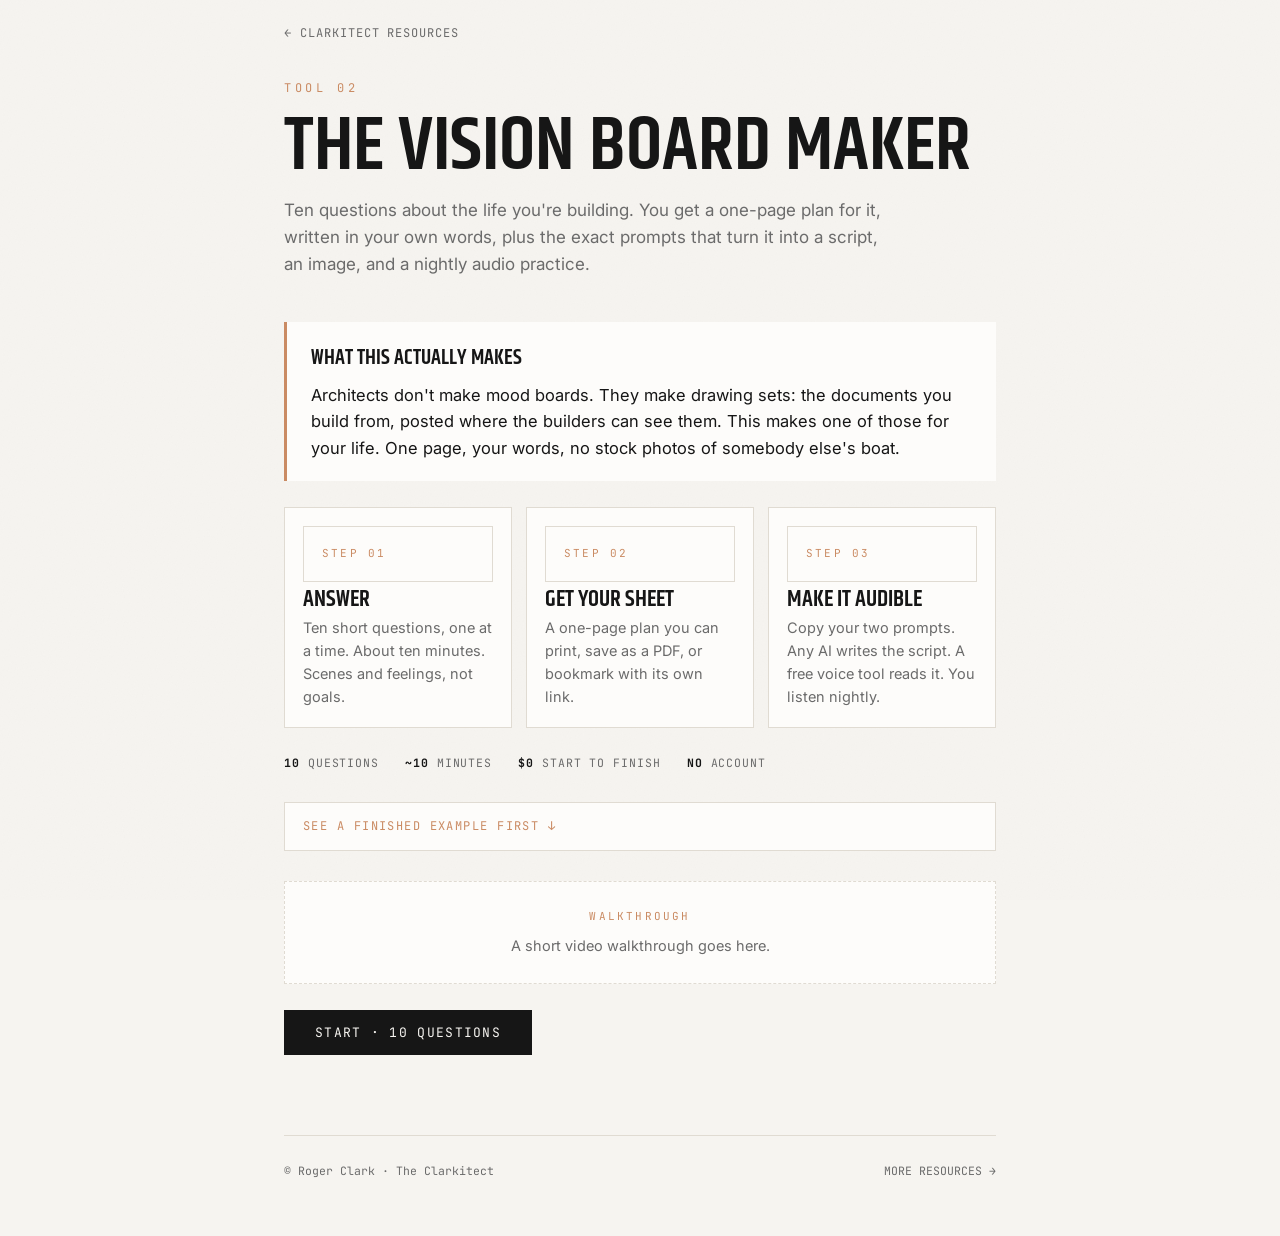
<file: vision-board.html>
<!doctype html>
<html lang="en">
<head>
<meta charset="utf-8">
<meta name="viewport" content="width=device-width, initial-scale=1">
<title>The Vision Board Maker · Clarkitect Resources</title>
<meta name="description" content="Ten questions about the life you're building. You get a one-page plan for it, in your own words, plus the exact prompts to turn it into a script, an image, and a nightly audio practice.">
<link rel="preconnect" href="https://fonts.googleapis.com">
<link rel="preconnect" href="https://fonts.gstatic.com" crossorigin>
<link href="https://fonts.googleapis.com/css2?family=Khand:wght@500;600&family=Inter:wght@400;500;600&family=JetBrains+Mono:wght@400;500&display=swap" rel="stylesheet">
<style>
  :root{
    --bg:#f6f4f0; --ink:#161616; --muted:#6b6b6b; --line:#e0dbd2;
    --bronze:#CA8B63; --tan:#c5a47e; --card:#fdfcfa;
    --head:'Khand',sans-serif; --body:'Inter',sans-serif; --mono:'JetBrains Mono',monospace;
    --grain:url("data:image/svg+xml,%3Csvg xmlns='http://www.w3.org/2000/svg' width='240' height='240'%3E%3Cfilter id='n'%3E%3CfeTurbulence type='fractalNoise' baseFrequency='0.85' numOctaves='2'/%3E%3CfeColorMatrix type='saturate' values='0'/%3E%3CfeComponentTransfer%3E%3CfeFuncA type='linear' slope='0.035'/%3E%3C/feComponentTransfer%3E%3C/filter%3E%3Crect width='240' height='240' filter='url(%23n)'/%3E%3C/svg%3E");
  }
  *{box-sizing:border-box;margin:0;padding:0}
  body{background:var(--bg);color:var(--ink);font-family:var(--body);line-height:1.6;-webkit-font-smoothing:antialiased}
  body::before{content:"";position:fixed;inset:0;background-image:var(--grain);pointer-events:none;z-index:0}
  .wrap{max-width:760px;margin:0 auto;padding:0 24px;position:relative;z-index:1}
  .top{font-family:var(--mono);font-size:12px;letter-spacing:.08em;padding:24px 0}
  .top a{color:var(--muted);text-decoration:none}
  .top a:hover{color:var(--bronze)}
  header{padding:12px 0 8px}
  .kicker{font-family:var(--mono);font-size:12px;letter-spacing:.3em;text-transform:uppercase;color:var(--bronze)}
  h1{font-family:var(--head);font-weight:600;font-size:clamp(42px,8vw,76px);line-height:.98;text-transform:uppercase;margin-top:12px}
  .lede{margin-top:12px;font-size:17px;color:var(--muted);max-width:56ch}

  /* INTRO */
  #intro{margin:36px 0 80px}
  .arc{display:grid;grid-template-columns:repeat(3,1fr);gap:14px;margin:26px 0}
  .arc div{border:1px solid var(--line);background:var(--card);padding:18px}
  .arc .n{font-family:var(--mono);font-size:11px;letter-spacing:.2em;color:var(--bronze)}
  .arc h3{font-family:var(--head);font-weight:600;font-size:23px;text-transform:uppercase;margin:6px 0 4px;line-height:1.05}
  .arc p{font-size:14.5px;color:var(--muted)}
  .whatis{border-left:3px solid var(--bronze);background:var(--card);padding:20px 24px;margin:26px 0;font-size:16.5px}
  .whatis b{font-family:var(--head);text-transform:uppercase;font-size:21px;font-weight:600;display:block;margin-bottom:6px}
  .facts{display:flex;gap:26px;flex-wrap:wrap;font-family:var(--mono);font-size:11.5px;letter-spacing:.08em;color:var(--muted);margin:20px 0 6px}
  .facts b{color:var(--ink)}
  .samplewrap{margin:30px 0}
  .samplewrap>summary{cursor:pointer;font-family:var(--mono);font-size:12px;letter-spacing:.12em;color:var(--bronze);border:1px solid var(--line);background:var(--card);padding:14px 18px;list-style:none}
  .samplewrap>summary::-webkit-details-marker{display:none}
  .samplewrap>summary:hover{border-color:var(--bronze)}
  .videoslot{border:1px dashed var(--line);background:var(--card);padding:26px;margin:26px 0;text-align:center}
  .videoslot .vk{font-family:var(--mono);font-size:11px;letter-spacing:.2em;color:var(--bronze)}
  .videoslot p{color:var(--muted);font-size:14.5px;margin-top:8px}

  /* FLOW */
  #flow{display:none;margin:34px 0 80px;min-height:360px}
  #flow.on{display:block}
  .dots{display:flex;gap:6px;margin-bottom:26px;flex-wrap:wrap}
  .dots i{width:20px;height:3px;background:var(--line);transition:background .3s}
  .dots i.on{background:var(--bronze)}
  .q{display:none}
  .q.on{display:block;animation:rise .45s ease}
  @keyframes rise{from{opacity:0;transform:translateY(18px)}to{opacity:1;transform:none}}
  .q .qk{font-family:var(--mono);font-size:11px;letter-spacing:.22em;color:var(--bronze);text-transform:uppercase}
  .q h2{font-family:var(--head);font-weight:600;font-size:clamp(28px,5vw,44px);line-height:1.02;text-transform:uppercase;margin:8px 0 6px}
  .q .hint{color:var(--muted);font-size:15px;margin-bottom:8px;max-width:54ch}
  .q .hint em{color:var(--bronze);font-style:italic}
  .eg{font-size:14.5px;color:#8a8378;background:var(--card);border:1px solid var(--line);border-left:2px solid var(--tan);padding:10px 14px;margin-bottom:16px;max-width:56ch}
  .eg b{font-family:var(--mono);font-size:10px;letter-spacing:.18em;color:var(--tan);text-transform:uppercase;display:block;margin-bottom:3px}
  .q input[type=text],.q textarea{width:100%;background:var(--card);border:1px solid var(--line);padding:14px 16px;font-family:var(--body);font-size:17px;color:var(--ink);outline:none;resize:vertical}
  .q textarea{min-height:96px}
  .q input:focus,.q textarea:focus{border-color:var(--bronze)}
  .chips{display:flex;flex-wrap:wrap;gap:10px}
  .chip{font-family:var(--body);font-size:14.5px;border:1px solid var(--line);background:var(--card);padding:12px 16px;cursor:pointer;user-select:none;transition:all .15s;max-width:100%}
  .chip small{display:block;font-size:12.5px;color:var(--muted);margin-top:2px}
  .chip:hover{border-color:var(--bronze)}
  .chip.sel{background:var(--ink);color:var(--bg);border-color:var(--ink)}
  .chip.sel small{color:#c9c1b4}
  .chips.tight .chip{padding:9px 15px;font-family:var(--mono);font-size:13px;letter-spacing:.04em}
  .nav{display:flex;gap:12px;margin-top:26px;align-items:center;flex-wrap:wrap}
  .btn{font-family:var(--mono);font-size:13px;letter-spacing:.1em;padding:13px 30px;cursor:pointer;border:1px solid var(--ink);background:var(--ink);color:var(--bg);transition:all .15s}
  .btn:hover{background:var(--bronze);border-color:var(--bronze)}
  .btn.ghost{background:transparent;color:var(--ink)}
  .btn.ghost:hover{color:var(--bronze);border-color:var(--bronze);background:transparent}
  .enterhint{font-family:var(--mono);font-size:11px;color:var(--muted)}

  /* SHEET */
  #board{display:none;margin:34px 0 30px}
  #board.on{display:block;animation:rise .6s ease}
  .board{background:var(--card);background-image:var(--grain);border:1px solid var(--ink);padding:34px;box-shadow:6px 8px 0 rgba(22,22,22,.12)}
  .tblock{display:grid;grid-template-columns:1fr 1fr 1fr;border:1px solid var(--ink);margin-bottom:22px}
  .tblock>div{padding:8px 12px;border-right:1px solid var(--ink)}
  .tblock>div:last-child{border-right:none}
  .tblock .tk{display:block;font-family:var(--mono);font-size:9px;letter-spacing:.22em;text-transform:uppercase;color:var(--muted)}
  .tblock .tv{display:block;font-family:var(--mono);font-size:11.5px;letter-spacing:.08em;text-transform:uppercase;color:var(--ink);margin-top:2px}
  .board .bk{font-family:var(--mono);font-size:10.5px;letter-spacing:.3em;text-transform:uppercase;color:var(--bronze)}
  .board h2{font-family:var(--head);font-weight:600;font-size:clamp(30px,6vw,52px);line-height:.98;text-transform:uppercase;margin:6px 0 4px}
  .board .byline{font-family:var(--mono);font-size:11px;color:var(--muted);letter-spacing:.1em;margin-bottom:22px}
  .grid{display:grid;grid-template-columns:1fr 1fr;gap:1px;background:var(--line);border:1px solid var(--line)}
  .cell{background:var(--card);padding:16px 18px}
  .cell.w{grid-column:1/-1}
  .cell .ck{font-family:var(--mono);font-size:10px;letter-spacing:.24em;text-transform:uppercase;color:var(--bronze)}
  .cell p{font-size:15.5px;line-height:1.55;margin-top:5px}
  .cell.num p{font-family:var(--head);font-size:34px;line-height:1;font-weight:600}
  .feels{display:flex;flex-wrap:wrap;gap:8px;margin-top:6px}
  .feels span{font-family:var(--mono);font-size:11.5px;letter-spacing:.1em;text-transform:uppercase;border:1px solid var(--bronze);color:var(--bronze);padding:5px 12px}
  .board .foot{font-family:var(--mono);font-size:10px;letter-spacing:.18em;color:var(--muted);margin-top:20px;text-transform:uppercase}

  .after{margin:26px 0 0}
  .after .btn{margin:0 10px 10px 0}
  .promptbox{background:#1c1a17;color:#efece6;padding:20px;font-family:var(--mono);font-size:12.5px;line-height:1.65;white-space:pre-wrap;overflow-x:auto;margin:10px 0 4px;border-left:3px solid var(--bronze);max-height:280px;overflow-y:auto;user-select:all}
  .pblock{margin:22px 0}
  .pblock .pk{font-family:var(--head);text-transform:uppercase;font-size:22px;font-weight:600;margin-bottom:2px}
  .pblock .pd{font-size:14.5px;color:var(--muted);margin-bottom:8px}
  .copyrow{display:flex;gap:10px;align-items:center;flex-wrap:wrap}
  .copybtn{font-family:var(--mono);font-size:12px;letter-spacing:.08em;background:transparent;color:var(--ink);border:1px solid var(--line);padding:9px 16px;cursor:pointer}
  .copybtn:hover{border-color:var(--bronze);color:var(--bronze)}
  .copynote{font-family:var(--mono);font-size:10.5px;color:var(--muted)}
  .kit{border:1px solid var(--line);background:var(--card);padding:24px 26px;margin-top:24px}
  .kit b.kh{font-family:var(--head);text-transform:uppercase;font-size:24px;font-weight:600;display:block;margin-bottom:12px}
  .kit .ki{display:flex;gap:14px;font-size:15px;color:#3d3a35;margin-bottom:12px}
  .kit .ki span{font-family:var(--mono);font-size:12px;color:var(--bronze);padding-top:2px}
  .kit a{color:var(--bronze)}
  .savelink{border:1px solid var(--line);background:var(--card);padding:16px 18px;margin-top:22px;font-size:14.5px;color:var(--muted)}
  .savelink b{color:var(--ink);font-family:var(--head);text-transform:uppercase;font-size:18px;display:block;margin-bottom:4px}
  .savelink input{width:100%;margin-top:8px;font-family:var(--mono);font-size:11.5px;padding:9px 12px;border:1px solid var(--line);background:var(--bg);color:var(--ink)}

  footer{border-top:1px solid var(--line);padding:26px 0 56px;font-family:var(--mono);font-size:11.5px;color:var(--muted);display:flex;justify-content:space-between;gap:16px;flex-wrap:wrap}
  footer a{color:inherit;text-decoration:none}
  @media print{
    body::before{display:none}
    .top,header,#intro,#flow,.after,footer{display:none!important}
    #board{display:block!important;margin:0}
    .board{box-shadow:none;border:2px solid #000;padding:24px}
  }
  @media(max-width:620px){.arc{grid-template-columns:1fr}}
  @media(max-width:520px){.tblock{grid-template-columns:1fr}.tblock>div{border-right:none;border-bottom:1px solid var(--ink)}.tblock>div:last-child{border-bottom:none}.grid{grid-template-columns:1fr}.board{padding:24px}}
</style>
</head>
<body>
  <div class="wrap">
    <nav class="top"><a href="index.html">← CLARKITECT RESOURCES</a></nav>

    <header>
      <div class="kicker">Tool 02</div>
      <h1>The Vision Board Maker</h1>
      <p class="lede">Ten questions about the life you're building. You get a one-page plan for it, written in your own words, plus the exact prompts that turn it into a script, an image, and a nightly audio practice.</p>
    </header>

    <div id="intro">
      <div class="whatis">
        <b>What this actually makes</b>
        Architects don't make mood boards. They make drawing sets: the documents you build from, posted where the builders can see them. This makes one of those for your life. One page, your words, no stock photos of somebody else's boat.
      </div>

      <div class="arc">
        <div><div class="n">STEP 01</div><h3>Answer</h3><p>Ten short questions, one at a time. About ten minutes. Scenes and feelings, not goals.</p></div>
        <div><div class="n">STEP 02</div><h3>Get your sheet</h3><p>A one-page plan you can print, save as a PDF, or bookmark with its own link.</p></div>
        <div><div class="n">STEP 03</div><h3>Make it audible</h3><p>Copy your two prompts. Any AI writes the script. A free voice tool reads it. You listen nightly.</p></div>
      </div>

      <div class="facts">
        <span><b>10</b> QUESTIONS</span><span><b>~10</b> MINUTES</span><span><b>$0</b> START TO FINISH</span><span><b>NO</b> ACCOUNT</span>
      </div>

      <details class="samplewrap">
        <summary>SEE A FINISHED EXAMPLE FIRST ↓</summary>
        <div style="margin-top:16px">
          <div class="board">
            <div class="tblock">
              <div><span class="tk">Sheet</span><span class="tv">A-1 · THE LIFE PLAN</span></div>
              <div><span class="tk">Drawn by</span><span class="tv">JESS · THE MAKER</span></div>
              <div><span class="tk">Status</span><span class="tv">ISSUED FOR CONSTRUCTION</span></div>
            </div>
            <div class="bk">The Vision Board of</div>
            <h2>Jess</h2>
            <div class="byline">DATED 2031 · WRITTEN 2026</div>
            <div class="grid">
              <div class="cell w"><div class="ck">6 AM · The Scene</div><p>The grass is wet and I can hear the creek past the garden. Steam coming off the coffee. Nobody needs anything from me for another hour.</p></div>
              <div class="cell"><div class="ck">The Place</div><p>A timber house outside Sandpoint, Idaho</p></div>
              <div class="cell num"><div class="ck">The Number</div><p>$1,200,000</p></div>
              <div class="cell w"><div class="ck">The Hands</div><p>Sanding a cedar bench for the sauna, with the sketch for the next one pinned above the vise</p></div>
              <div class="cell w"><div class="ck">The Table</div><p>Sam, the two kids, and whoever wandered over from next door</p></div>
              <div class="cell w"><div class="ck">The State</div><div class="feels"><span>grounded</span><span>playful</span><span>grateful</span></div></div>
              <div class="cell w"><div class="ck">The Line</div><p style="font-style:italic">Today was slow in the best way.</p></div>
            </div>
            <div class="foot">It's already done · the-clarkitect.com</div>
          </div>
        </div>
      </details>

      <div class="videoslot">
        <div class="vk">WALKTHROUGH</div>
        <p>A short video walkthrough goes here.</p>
      </div>

      <button class="btn" onclick="begin()">START · 10 QUESTIONS</button>
    </div>

    <div id="flow">
      <div class="dots" id="dots"></div>

      <div class="q" data-k="name"><div class="qk">01 · You</div><h2>First name</h2><p class="hint">Your sheet gets titled with it.</p><div class="eg"><b>Example</b>Jess</div><input type="text" placeholder="Your first name"></div>

      <div class="q" data-k="year"><div class="qk">02 · The frame</div><h2>How far ahead?</h2><p class="hint">Close enough to feel real. Far enough to be built.</p><div class="eg"><b>Example</b>Jess picked 5 years, so her sheet is dated 2031.</div><div class="chips tight" data-single="1"><span class="chip">3 years out</span><span class="chip">5 years out</span><span class="chip">10 years out</span></div></div>

      <div class="q" data-k="morning"><div class="qk">03 · The scene</div><h2>It's 6 AM there</h2><p class="hint">You step outside. What do you see, hear, feel underfoot? Write it as if it's happening now. <em>What's the first sound?</em></p><div class="eg"><b>Example</b>The grass is wet and I can hear the creek past the garden. Steam coming off the coffee. Nobody needs anything from me for another hour.</div><textarea placeholder="It's early. I step outside and..."></textarea></div>

      <div class="q" data-k="place"><div class="qk">04 · The place</div><h2>Where is this?</h2><p class="hint">Town, land, water. Real place or one you can picture.</p><div class="eg"><b>Example</b>A timber house outside Sandpoint, Idaho</div><input type="text" placeholder="Where this life happens"></div>

      <div class="q" data-k="hands"><div class="qk">05 · The work</div><h2>Your hands, Tuesday afternoon</h2><p class="hint">Not your job title. What are your hands actually doing?</p><div class="eg"><b>Example</b>Sanding a cedar bench for the sauna, with the sketch for the next one pinned above the vise</div><textarea placeholder="I'm working on..."></textarea></div>

      <div class="q" data-k="table"><div class="qk">06 · The people</div><h2>Who's at your table?</h2><p class="hint">Dinner, in that life. Use their real names.</p><div class="eg"><b>Example</b>Sam, the two kids, and whoever wandered over from next door</div><input type="text" placeholder="At the table..."></div>

      <div class="q" data-k="number"><div class="qk">07 · The number</div><h2>Write the number</h2><p class="hint">Income, savings, or the figure you've quietly carried for years. <em>Use your real number, not a bigger one. The believable one is the one that works.</em></p><div class="eg"><b>Example</b>$1,200,000</div><input type="text" placeholder="$"></div>

      <div class="q" data-k="feels"><div class="qk">08 · The state</div><h2>Pick three feelings</h2><p class="hint">How it feels in your body inside that life. <em>Breathe once before you choose.</em></p><div class="eg"><b>Example</b>Jess picked grounded, playful, grateful.</div><div class="chips tight" data-max="3"><span class="chip">grounded</span><span class="chip">free</span><span class="chip">abundant</span><span class="chip">calm</span><span class="chip">driven</span><span class="chip">playful</span><span class="chip">connected</span><span class="chip">strong</span><span class="chip">grateful</span><span class="chip">wonder</span></div></div>

      <div class="q" data-k="line"><div class="qk">09 · The line</div><h2>9 PM. One line in the journal.</h2><p class="hint">What did that day deserve? One sentence.</p><div class="eg"><b>Example</b>Today was slow in the best way.</div><input type="text" placeholder="Today..."></div>

      <div class="q" data-k="vessel"><div class="qk">10 · How you build</div><h2>Which one is more you?</h2><p class="hint">Everybody builds differently. This gets stamped on your sheet, the way a drawing is signed by whoever drew it. Skip it if none fit.</p><div class="chips" data-single="1">
        <span class="chip">The Architect<small>You want the whole plan before you start.</small></span>
        <span class="chip">The Maker<small>You figure it out by building the thing.</small></span>
        <span class="chip">The Operator<small>You win with systems and steady cadence.</small></span>
        <span class="chip">The Spark<small>You move fast on instinct and momentum.</small></span>
        <span class="chip">The Student<small>You go deep, understand it, then act.</small></span>
      </div></div>

      <div class="nav">
        <button class="btn ghost" id="back" style="display:none">BACK</button>
        <button class="btn" id="next">NEXT</button>
        <span class="enterhint">or press Enter</span>
      </div>
    </div>

    <div id="board">
      <div class="board" id="boardcard">
        <div class="tblock">
          <div><span class="tk">Sheet</span><span class="tv">A-1 · THE LIFE PLAN</span></div>
          <div><span class="tk">Drawn by</span><span class="tv" id="b-vessel"></span></div>
          <div><span class="tk">Status</span><span class="tv">ISSUED FOR CONSTRUCTION</span></div>
        </div>
        <div class="bk">The Vision Board of</div>
        <h2 id="b-name"></h2>
        <div class="byline" id="b-year"></div>
        <div class="grid">
          <div class="cell w"><div class="ck">6 AM · The Scene</div><p id="b-morning"></p></div>
          <div class="cell"><div class="ck">The Place</div><p id="b-place"></p></div>
          <div class="cell num"><div class="ck">The Number</div><p id="b-number"></p></div>
          <div class="cell w"><div class="ck">The Hands</div><p id="b-hands"></p></div>
          <div class="cell w"><div class="ck">The Table</div><p id="b-table"></p></div>
          <div class="cell w"><div class="ck">The State</div><div class="feels" id="b-feels"></div></div>
          <div class="cell w"><div class="ck">The Line</div><p id="b-line" style="font-style:italic"></p></div>
        </div>
        <div class="foot">It's already done · the-clarkitect.com</div>
      </div>

      <div class="after">
        <button class="btn" onclick="window.print()">PRINT / SAVE AS PDF</button>
        <button class="btn ghost" onclick="restart()">START OVER</button>

        <div class="savelink">
          <b>Your sheet has its own link</b>
          Bookmark it or send it to yourself. Everything is stored inside the link, not on a server.
          <input id="permalink" readonly onclick="this.select()">
        </div>

        <div class="pblock">
          <div class="pk">Prompt 1 · Your script</div>
          <div class="pd">Paste this into any AI. It will ask you a few questions about your real past, then write the profile that becomes your audio.</div>
          <div class="promptbox" id="p-script"></div>
          <div class="copyrow"><button class="copybtn" onclick="doCopy('p-script',this)">COPY</button><span class="copynote">or tap the text to select it all</span></div>
        </div>

        <div class="pblock">
          <div class="pk">Prompt 2 · Your image</div>
          <div class="pd">Paste into any image generator to render your 6 AM scene as an ink drawing.</div>
          <div class="promptbox" id="p-image"></div>
          <div class="copyrow"><button class="copybtn" onclick="doCopy('p-image',this)">COPY</button><span class="copynote">or tap the text to select it all</span></div>
        </div>

        <div class="kit">
          <b class="kh">The Practice Kit</b>
          <p class="ki"><span>01</span>Print this sheet, or save it as a PDF, and put it where the day starts. The desk, the mirror, the shop wall. Drawings belong where the builders can see them.</p>
          <p class="ki"><span>02</span>Copy Prompt 1 into any AI. Answer its questions about your real past. It writes an 800-word profile of your future life, reported like a news story. Read it once and fix anything that isn't true to you, especially the quotes.</p>
          <p class="ki"><span>03</span>Make a free ElevenLabs account. Text to Speech. Paste your script. Pick a calm documentary narrator, never your own voice, and test three before you choose. Model: Multilingual v2. Stability 55. Style near zero. Speed 0.95. Download the MP3. The free tier covers a five-minute track.</p>
          <p class="ki"><span>04</span>Put it on your phone and listen every night for 30 nights. In bed, low volume. Three slow breaths before you press play, then listen from inside the life, not outside it. Don't re-cut it for 30 days. Repetition is the practice.</p>
          <p class="ki"><span>05</span>Prompt 2 renders your 6 AM scene. Set it as a wallpaper, or print it beside the sheet.</p>
          <p class="ki"><span>06</span>Watch what makes you tear up, in the script or in your own answers. That line is pointing at something true. Full craft notes are in <a href="future-self.html">Protocol 01: The Future Self Audio</a>.</p>
        </div>
      </div>
    </div>

    <footer>
      <span>© Roger Clark · The Clarkitect</span>
      <span><a href="index.html">MORE RESOURCES →</a></span>
    </footer>
  </div>

<script>
const QS=[...document.querySelectorAll('.q')], dots=document.getElementById('dots');
QS.forEach(()=>dots.appendChild(document.createElement('i')));
let idx=0;
let A={};
try{ A=JSON.parse(localStorage.getItem('vbm')||'{}') }catch(e){ A={} }

// restore from permalink if present
if(location.hash.length>1){
  try{ A=JSON.parse(decodeURIComponent(escape(atob(location.hash.slice(1))))); }catch(e){}
}

function begin(){ document.getElementById('intro').style.display='none'; document.getElementById('flow').classList.add('on'); paint(); window.scrollTo({top:0,behavior:'smooth'}) }

function paint(){
  QS.forEach((q,i)=>q.classList.toggle('on',i===idx));
  [...dots.children].forEach((d,i)=>d.classList.toggle('on',i<=idx));
  document.getElementById('back').style.display=idx?'':'none';
  document.getElementById('next').textContent=(idx===QS.length-1)?'MAKE MY SHEET':'NEXT';
  const q=QS[idx], f=q.querySelector('input,textarea'); if(f){f.value=A[q.dataset.k]||'';setTimeout(()=>f.focus(),80)}
  q.querySelectorAll('.chip').forEach(c=>{
    const cur=A[q.dataset.k]||[], v=c.childNodes[0].textContent.trim();
    c.classList.toggle('sel',Array.isArray(cur)?cur.includes(v):cur===v);
  });
}
function save(){
  const q=QS[idx], f=q.querySelector('input,textarea');
  if(f) A[q.dataset.k]=f.value.trim();
  localStorage.setItem('vbm',JSON.stringify(A));
}
document.querySelectorAll('.chips').forEach(box=>{
  box.addEventListener('click',e=>{
    const c=e.target.closest('.chip'); if(!c)return;
    const q=box.closest('.q'), k=q.dataset.k, v=c.childNodes[0].textContent.trim();
    if(box.dataset.single){ A[k] = (A[k]===v ? '' : v) }
    else{
      let cur=A[k]||[];
      cur=cur.includes(v)?cur.filter(x=>x!==v):(cur.length<(+box.dataset.max||99)?[...cur,v]:cur);
      A[k]=cur;
    }
    localStorage.setItem('vbm',JSON.stringify(A)); paint();
  });
});
document.getElementById('next').onclick=()=>{save(); if(idx<QS.length-1){idx++;paint();window.scrollTo({top:0,behavior:'smooth'})}else{finish()}};
document.getElementById('back').onclick=()=>{save();idx=Math.max(0,idx-1);paint();window.scrollTo({top:0,behavior:'smooth'})};
document.addEventListener('keydown',e=>{
  if(e.key!=='Enter'||e.shiftKey) return;
  if(!document.getElementById('flow').classList.contains('on')) return;
  if(e.target.tagName==='TEXTAREA'&&!e.metaKey&&!e.ctrlKey) return;
  e.preventDefault(); document.getElementById('next').click();
});

function yearNum(){const y=new Date().getFullYear();const m={'3 years out':3,'5 years out':5,'10 years out':10};return y+(m[A.year]||5)}

function finish(){
  document.getElementById('flow').classList.remove('on');
  document.getElementById('flow').style.display='none';
  const b=document.getElementById('board'); b.style.display='block'; b.classList.add('on');
  const set=(id,v)=>document.getElementById(id).textContent=v||'—';
  set('b-name',A.name); set('b-year','DATED '+yearNum()+' · WRITTEN '+new Date().getFullYear());
  set('b-vessel',(A.name||'')+(A.vessel?' · '+A.vessel:''));
  set('b-morning',A.morning); set('b-place',A.place); set('b-hands',A.hands);
  set('b-table',A.table); set('b-number',A.number); set('b-line',A.line);
  const F=document.getElementById('b-feels'); F.innerHTML='';(A.feels||[]).forEach(f=>{const s=document.createElement('span');s.textContent=f;F.appendChild(s)});
  document.getElementById('p-script').textContent=scriptPrompt();
  document.getElementById('p-image').textContent=imagePrompt();
  try{
    const hash=btoa(unescape(encodeURIComponent(JSON.stringify(A))));
    document.getElementById('permalink').value=location.origin+location.pathname+'#'+hash;
    history.replaceState(null,'','#'+hash);
  }catch(e){ document.getElementById('permalink').value=location.href }
  window.scrollTo({top:0,behavior:'smooth'});
}
function restart(){localStorage.removeItem('vbm');location.hash='';location.reload()}

function scriptPrompt(){
  return `You are a magazine feature writer. You are writing a profile of a real person named ${A.name||'[NAME]'}, dated ${yearNum()}. Everything about their present in the piece is what they are building toward. Write it as accomplished, verified fact.

THEIR MATERIAL, IN THEIR OWN WORDS
The 6 AM scene: ${A.morning||''}
The place: ${A.place||''}
Their hands on a Tuesday afternoon: ${A.hands||''}
At their dinner table: ${A.table||''}
The number they wrote down: ${A.number||''}
How it feels in the body: ${(A.feels||[]).join(', ')}
Their 9 PM journal line: ${A.line||''}${A.vessel?'\nHow they build: '+A.vessel:''}

RULES
1. Third person, present tense. Never future tense, never conditional.
2. Journalist register. Restrained, specific, faintly skeptical. No hype adjectives, no inspirational language.
3. Detail beats scale. Use their exact words and their exact number.
4. Each scene carries one bodily feeling, reported through physical detail, never by naming the emotion.
5. Stewardship, not conquest. They belong to their work and their place.
6. Include a dateline, background paragraphs, and two direct quotes from them.
7. Open on a physical scene. Close on something small.
8. Length: 800 words. Output plain prose only, no headers or bullets. It goes to a text-to-speech engine.

FIRST, before writing, ask me five short questions about my real past: hometown, schooling, work history, the biggest leap I have taken, and my family. Wait for my answers. The profile needs true history to feel like reporting.`;
}
function imagePrompt(){
  return `Intricate architectural ink drawing in sepia and warm gray on ivory paper: ${A.morning||'a quiet morning scene'}, set in ${A.place||'open land'}. A small human figure stands in the scene. Fine pen linework, faint pencil construction lines, hand-drawn imperfection, no text, wide 16:9 composition.`;
}
function doCopy(id,btn){
  const el=document.getElementById(id), text=el.textContent, label=btn.textContent;
  const ok=()=>{btn.textContent='COPIED';setTimeout(()=>btn.textContent=label,1600)};
  const fail=()=>{
    const r=document.createRange(); r.selectNodeContents(el);
    const s=window.getSelection(); s.removeAllRanges(); s.addRange(r);
    let done=false; try{ done=document.execCommand('copy') }catch(e){}
    btn.textContent = done ? 'COPIED' : 'SELECTED, PRESS COPY';
    setTimeout(()=>btn.textContent=label,2600);
  };
  if(navigator.clipboard&&navigator.clipboard.writeText){
    navigator.clipboard.writeText(text).then(ok).catch(fail);
  } else { fail() }
}

// deep-link straight to a finished sheet
if(location.hash.length>1 && A && A.name){
  document.getElementById('intro').style.display='none';
  finish();
}
</script>
</body>
</html>
</file>
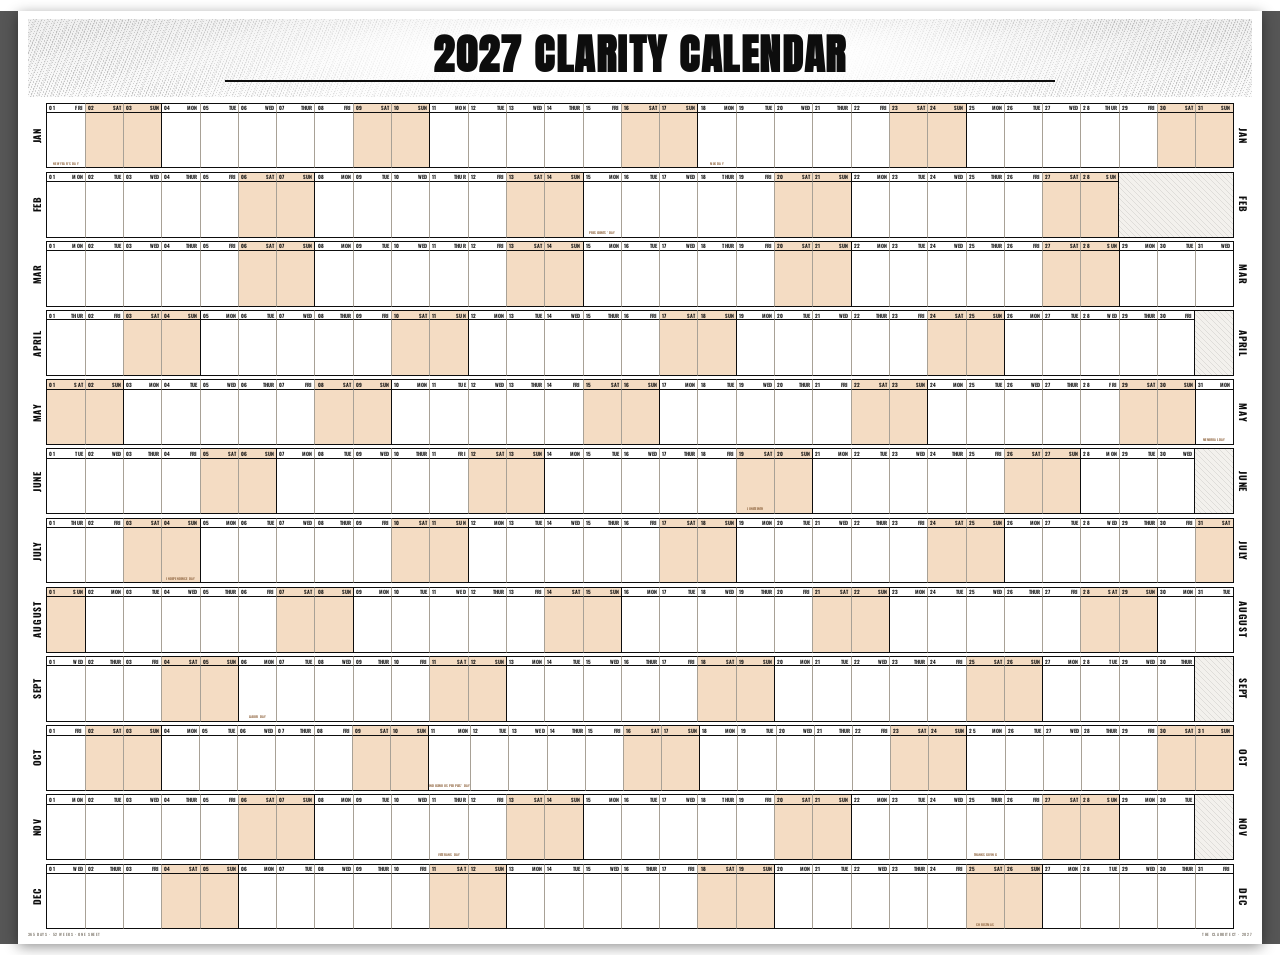
<file: calendar/2027-clarity-calendar.html>
<!doctype html>
<html lang="en">
<head>
<meta charset="utf-8">
<title>2027 Clarity Calendar — 48x36 Print</title>
<link rel="preconnect" href="https://fonts.googleapis.com">
<link rel="preconnect" href="https://fonts.gstatic.com" crossorigin>
<link href="https://fonts.googleapis.com/css2?family=Anton&family=Oswald:wght@500;600;700&display=swap" rel="stylesheet">
<style>
  @page { size: 48in 36in; margin: 0; }
  * { box-sizing: border-box; margin: 0; padding: 0; }
  html, body { background: #fff; }
  body { width: 48in; height: 36in; font-family: 'Oswald', 'Arial Narrow', 'Helvetica Neue', Arial, sans-serif; color: #111; }

  /* Line hierarchy — drawing-set weights */
  :root {
    --w1: 0.034in solid #0d0d0d;   /* heavy: month frame */
    --w2: 0.019in solid #0d0d0d;   /* medium: header base + week starts */
    --w3: 0.009in solid #a8a196;   /* hairline: day separators */
  }

  .sheet {
    width: 48in; height: 36in;
    padding: 0.32in 0.38in 0.26in;
    display: flex; flex-direction: column;
    background: #fff;
  }

  /* ── Header band ── */
  .band {
    height: 3.0in; flex: none;
    margin-bottom: 0.22in;
    display: flex; flex-direction: column; align-items: center; justify-content: center;
    background-color: #f4f4f4;
    background-image:
      radial-gradient(ellipse 58% 130% at 50% 50%, #ffffff 26%, rgba(255,255,255,0) 76%),
      repeating-linear-gradient(112deg, rgba(110,110,110,.30) 0 0.018in, rgba(255,255,255,0) 0.018in 0.10in),
      repeating-linear-gradient(112deg, rgba(150,150,150,.16) 0 0.05in, rgba(255,255,255,0) 0.05in 0.24in),
      linear-gradient(180deg, #efefef, #fbfbfb);
  }
  .band h1 {
    font-family: 'Anton', 'Arial Narrow', sans-serif;
    font-size: 1.62in; line-height: 1;
    letter-spacing: 0.035em;
    color: #0d0d0d;
    text-transform: uppercase;
    white-space: nowrap;
  }
  .band .rule {
    width: 32in; height: 0.085in;
    background: #0d0d0d;
    margin-top: 0.17in;
  }

  /* ── Month rows ── */
  .months { flex: 1; display: flex; flex-direction: column; gap: 0.13in; }
  .month-row { flex: 1; display: flex; align-items: stretch; }

  .mlabel {
    width: 0.72in; flex: none;
    display: flex; align-items: center; justify-content: center;
  }
  .mlabel span {
    font-weight: 700; font-size: 0.37in; letter-spacing: 0.08em;
    color: #0d0d0d; white-space: nowrap;
  }
  .mlabel.left span  { writing-mode: vertical-rl; transform: rotate(180deg); }
  .mlabel.right span { writing-mode: vertical-rl; }

  .grid {
    flex: 1;
    display: grid;
    grid-template-columns: repeat(31, 1fr);
    grid-template-rows: 0.40in 1fr;
  }

  /* Day header cells — heavy frame top, medium base, hairline separators */
  .dh {
    display: flex; align-items: center; justify-content: space-between;
    padding: 0 0.08in;
    border-top: var(--w1);
    border-bottom: var(--w2);
    border-left: var(--w3);
    background: #fff;
    font-weight: 600; font-size: 0.20in; letter-spacing: 0.01em;
    line-height: 1;
  }
  .dh .num { font-weight: 700; }
  .dh.wk    { border-left: var(--w2); }
  .dh.first { border-left: var(--w1); }
  .dh.last  { border-right: var(--w1); }

  /* Day body cells */
  .db {
    border-bottom: var(--w1);
    border-left: var(--w3);
    background: #fff;
    display: flex; flex-direction: column;
    justify-content: flex-end; align-items: center;
    padding-bottom: 0.07in;
  }
  .db.wk    { border-left: var(--w2); }
  .db.first { border-left: var(--w1); }
  .db.last  { border-right: var(--w1); }

  /* Weekend shading — full column, header + body */
  .wknd { background: #f4dcc3 !important; }

  /* Holiday labels — small, warm, out of the writing area */
  .hol {
    font-weight: 600; font-size: 0.13in;
    letter-spacing: 0.055em;
    color: #966d49;
    white-space: nowrap;
  }

  /* Dead days — hatched poché completing the 31-column square.
     The last real day's heavy right border is the terminus line. */
  .fill {
    border-top: var(--w1);
    border-right: var(--w1);
    border-bottom: var(--w1);
    background-color: #f3f1ed;
    background-image: repeating-linear-gradient(45deg,
      rgba(13,13,13,.085) 0 0.025in, rgba(0,0,0,0) 0.025in 0.15in);
  }

  /* Signature strip */
  .foot {
    flex: none; height: 0.30in;
    display: flex; justify-content: space-between; align-items: flex-end;
    padding-top: 0.10in;
    font-weight: 600; font-size: 0.15in;
    letter-spacing: 0.16em; color: #8b857b;
  }

  @media print {
    html, body { width: 48in; height: 36in; overflow: hidden; }
    .sheet { page-break-after: avoid; }
  }

  /* Screen preview only — print output is unaffected */
  @media screen {
    body { background: #565656; width: auto; height: auto; }
    .sheet { zoom: 0.27; margin: 40px auto; box-shadow: 0 12px 48px rgba(0,0,0,.45); }
  }
</style>
</head>
<body>
  <div class="sheet">
    <div class="band">
      <h1>2027 Clarity Calendar</h1>
      <div class="rule"></div>
    </div>
    <div class="months">
    <div class="month-row">
      <div class="mlabel left"><span>JAN</span></div>
      <div class="grid">
<div class="dh first"><span class="num">01</span><span class="day">FRI</span></div><div class="dh wknd"><span class="num">02</span><span class="day">SAT</span></div><div class="dh wknd"><span class="num">03</span><span class="day">SUN</span></div><div class="dh wk"><span class="num">04</span><span class="day">MON</span></div><div class="dh"><span class="num">05</span><span class="day">TUE</span></div><div class="dh"><span class="num">06</span><span class="day">WED</span></div><div class="dh"><span class="num">07</span><span class="day">THUR</span></div><div class="dh"><span class="num">08</span><span class="day">FRI</span></div><div class="dh wknd"><span class="num">09</span><span class="day">SAT</span></div><div class="dh wknd"><span class="num">10</span><span class="day">SUN</span></div><div class="dh wk"><span class="num">11</span><span class="day">MON</span></div><div class="dh"><span class="num">12</span><span class="day">TUE</span></div><div class="dh"><span class="num">13</span><span class="day">WED</span></div><div class="dh"><span class="num">14</span><span class="day">THUR</span></div><div class="dh"><span class="num">15</span><span class="day">FRI</span></div><div class="dh wknd"><span class="num">16</span><span class="day">SAT</span></div><div class="dh wknd"><span class="num">17</span><span class="day">SUN</span></div><div class="dh wk"><span class="num">18</span><span class="day">MON</span></div><div class="dh"><span class="num">19</span><span class="day">TUE</span></div><div class="dh"><span class="num">20</span><span class="day">WED</span></div><div class="dh"><span class="num">21</span><span class="day">THUR</span></div><div class="dh"><span class="num">22</span><span class="day">FRI</span></div><div class="dh wknd"><span class="num">23</span><span class="day">SAT</span></div><div class="dh wknd"><span class="num">24</span><span class="day">SUN</span></div><div class="dh wk"><span class="num">25</span><span class="day">MON</span></div><div class="dh"><span class="num">26</span><span class="day">TUE</span></div><div class="dh"><span class="num">27</span><span class="day">WED</span></div><div class="dh"><span class="num">28</span><span class="day">THUR</span></div><div class="dh"><span class="num">29</span><span class="day">FRI</span></div><div class="dh wknd"><span class="num">30</span><span class="day">SAT</span></div><div class="dh last wknd"><span class="num">31</span><span class="day">SUN</span></div>
<div class="db first"><span class="hol">NEW YEAR'S DAY</span></div><div class="db wknd"></div><div class="db wknd"></div><div class="db wk"></div><div class="db"></div><div class="db"></div><div class="db"></div><div class="db"></div><div class="db wknd"></div><div class="db wknd"></div><div class="db wk"></div><div class="db"></div><div class="db"></div><div class="db"></div><div class="db"></div><div class="db wknd"></div><div class="db wknd"></div><div class="db wk"><span class="hol">MLK DAY</span></div><div class="db"></div><div class="db"></div><div class="db"></div><div class="db"></div><div class="db wknd"></div><div class="db wknd"></div><div class="db wk"></div><div class="db"></div><div class="db"></div><div class="db"></div><div class="db"></div><div class="db wknd"></div><div class="db last wknd"></div>
      </div>
      <div class="mlabel right"><span>JAN</span></div>
    </div>
    <div class="month-row">
      <div class="mlabel left"><span>FEB</span></div>
      <div class="grid">
<div class="dh first"><span class="num">01</span><span class="day">MON</span></div><div class="dh"><span class="num">02</span><span class="day">TUE</span></div><div class="dh"><span class="num">03</span><span class="day">WED</span></div><div class="dh"><span class="num">04</span><span class="day">THUR</span></div><div class="dh"><span class="num">05</span><span class="day">FRI</span></div><div class="dh wknd"><span class="num">06</span><span class="day">SAT</span></div><div class="dh wknd"><span class="num">07</span><span class="day">SUN</span></div><div class="dh wk"><span class="num">08</span><span class="day">MON</span></div><div class="dh"><span class="num">09</span><span class="day">TUE</span></div><div class="dh"><span class="num">10</span><span class="day">WED</span></div><div class="dh"><span class="num">11</span><span class="day">THUR</span></div><div class="dh"><span class="num">12</span><span class="day">FRI</span></div><div class="dh wknd"><span class="num">13</span><span class="day">SAT</span></div><div class="dh wknd"><span class="num">14</span><span class="day">SUN</span></div><div class="dh wk"><span class="num">15</span><span class="day">MON</span></div><div class="dh"><span class="num">16</span><span class="day">TUE</span></div><div class="dh"><span class="num">17</span><span class="day">WED</span></div><div class="dh"><span class="num">18</span><span class="day">THUR</span></div><div class="dh"><span class="num">19</span><span class="day">FRI</span></div><div class="dh wknd"><span class="num">20</span><span class="day">SAT</span></div><div class="dh wknd"><span class="num">21</span><span class="day">SUN</span></div><div class="dh wk"><span class="num">22</span><span class="day">MON</span></div><div class="dh"><span class="num">23</span><span class="day">TUE</span></div><div class="dh"><span class="num">24</span><span class="day">WED</span></div><div class="dh"><span class="num">25</span><span class="day">THUR</span></div><div class="dh"><span class="num">26</span><span class="day">FRI</span></div><div class="dh wknd"><span class="num">27</span><span class="day">SAT</span></div><div class="dh last wknd"><span class="num">28</span><span class="day">SUN</span></div>
<div class="db first"></div><div class="db"></div><div class="db"></div><div class="db"></div><div class="db"></div><div class="db wknd"></div><div class="db wknd"></div><div class="db wk"></div><div class="db"></div><div class="db"></div><div class="db"></div><div class="db"></div><div class="db wknd"></div><div class="db wknd"></div><div class="db wk"><span class="hol">PRESIDENTS' DAY</span></div><div class="db"></div><div class="db"></div><div class="db"></div><div class="db"></div><div class="db wknd"></div><div class="db wknd"></div><div class="db wk"></div><div class="db"></div><div class="db"></div><div class="db"></div><div class="db"></div><div class="db wknd"></div><div class="db last wknd"></div><div class="fill" style="grid-column: 29 / 32; grid-row: 1 / 3"></div>
      </div>
      <div class="mlabel right"><span>FEB</span></div>
    </div>
    <div class="month-row">
      <div class="mlabel left"><span>MAR</span></div>
      <div class="grid">
<div class="dh first"><span class="num">01</span><span class="day">MON</span></div><div class="dh"><span class="num">02</span><span class="day">TUE</span></div><div class="dh"><span class="num">03</span><span class="day">WED</span></div><div class="dh"><span class="num">04</span><span class="day">THUR</span></div><div class="dh"><span class="num">05</span><span class="day">FRI</span></div><div class="dh wknd"><span class="num">06</span><span class="day">SAT</span></div><div class="dh wknd"><span class="num">07</span><span class="day">SUN</span></div><div class="dh wk"><span class="num">08</span><span class="day">MON</span></div><div class="dh"><span class="num">09</span><span class="day">TUE</span></div><div class="dh"><span class="num">10</span><span class="day">WED</span></div><div class="dh"><span class="num">11</span><span class="day">THUR</span></div><div class="dh"><span class="num">12</span><span class="day">FRI</span></div><div class="dh wknd"><span class="num">13</span><span class="day">SAT</span></div><div class="dh wknd"><span class="num">14</span><span class="day">SUN</span></div><div class="dh wk"><span class="num">15</span><span class="day">MON</span></div><div class="dh"><span class="num">16</span><span class="day">TUE</span></div><div class="dh"><span class="num">17</span><span class="day">WED</span></div><div class="dh"><span class="num">18</span><span class="day">THUR</span></div><div class="dh"><span class="num">19</span><span class="day">FRI</span></div><div class="dh wknd"><span class="num">20</span><span class="day">SAT</span></div><div class="dh wknd"><span class="num">21</span><span class="day">SUN</span></div><div class="dh wk"><span class="num">22</span><span class="day">MON</span></div><div class="dh"><span class="num">23</span><span class="day">TUE</span></div><div class="dh"><span class="num">24</span><span class="day">WED</span></div><div class="dh"><span class="num">25</span><span class="day">THUR</span></div><div class="dh"><span class="num">26</span><span class="day">FRI</span></div><div class="dh wknd"><span class="num">27</span><span class="day">SAT</span></div><div class="dh wknd"><span class="num">28</span><span class="day">SUN</span></div><div class="dh wk"><span class="num">29</span><span class="day">MON</span></div><div class="dh"><span class="num">30</span><span class="day">TUE</span></div><div class="dh last"><span class="num">31</span><span class="day">WED</span></div>
<div class="db first"></div><div class="db"></div><div class="db"></div><div class="db"></div><div class="db"></div><div class="db wknd"></div><div class="db wknd"></div><div class="db wk"></div><div class="db"></div><div class="db"></div><div class="db"></div><div class="db"></div><div class="db wknd"></div><div class="db wknd"></div><div class="db wk"></div><div class="db"></div><div class="db"></div><div class="db"></div><div class="db"></div><div class="db wknd"></div><div class="db wknd"></div><div class="db wk"></div><div class="db"></div><div class="db"></div><div class="db"></div><div class="db"></div><div class="db wknd"></div><div class="db wknd"></div><div class="db wk"></div><div class="db"></div><div class="db last"></div>
      </div>
      <div class="mlabel right"><span>MAR</span></div>
    </div>
    <div class="month-row">
      <div class="mlabel left"><span>APRIL</span></div>
      <div class="grid">
<div class="dh first"><span class="num">01</span><span class="day">THUR</span></div><div class="dh"><span class="num">02</span><span class="day">FRI</span></div><div class="dh wknd"><span class="num">03</span><span class="day">SAT</span></div><div class="dh wknd"><span class="num">04</span><span class="day">SUN</span></div><div class="dh wk"><span class="num">05</span><span class="day">MON</span></div><div class="dh"><span class="num">06</span><span class="day">TUE</span></div><div class="dh"><span class="num">07</span><span class="day">WED</span></div><div class="dh"><span class="num">08</span><span class="day">THUR</span></div><div class="dh"><span class="num">09</span><span class="day">FRI</span></div><div class="dh wknd"><span class="num">10</span><span class="day">SAT</span></div><div class="dh wknd"><span class="num">11</span><span class="day">SUN</span></div><div class="dh wk"><span class="num">12</span><span class="day">MON</span></div><div class="dh"><span class="num">13</span><span class="day">TUE</span></div><div class="dh"><span class="num">14</span><span class="day">WED</span></div><div class="dh"><span class="num">15</span><span class="day">THUR</span></div><div class="dh"><span class="num">16</span><span class="day">FRI</span></div><div class="dh wknd"><span class="num">17</span><span class="day">SAT</span></div><div class="dh wknd"><span class="num">18</span><span class="day">SUN</span></div><div class="dh wk"><span class="num">19</span><span class="day">MON</span></div><div class="dh"><span class="num">20</span><span class="day">TUE</span></div><div class="dh"><span class="num">21</span><span class="day">WED</span></div><div class="dh"><span class="num">22</span><span class="day">THUR</span></div><div class="dh"><span class="num">23</span><span class="day">FRI</span></div><div class="dh wknd"><span class="num">24</span><span class="day">SAT</span></div><div class="dh wknd"><span class="num">25</span><span class="day">SUN</span></div><div class="dh wk"><span class="num">26</span><span class="day">MON</span></div><div class="dh"><span class="num">27</span><span class="day">TUE</span></div><div class="dh"><span class="num">28</span><span class="day">WED</span></div><div class="dh"><span class="num">29</span><span class="day">THUR</span></div><div class="dh last"><span class="num">30</span><span class="day">FRI</span></div>
<div class="db first"></div><div class="db"></div><div class="db wknd"></div><div class="db wknd"></div><div class="db wk"></div><div class="db"></div><div class="db"></div><div class="db"></div><div class="db"></div><div class="db wknd"></div><div class="db wknd"></div><div class="db wk"></div><div class="db"></div><div class="db"></div><div class="db"></div><div class="db"></div><div class="db wknd"></div><div class="db wknd"></div><div class="db wk"></div><div class="db"></div><div class="db"></div><div class="db"></div><div class="db"></div><div class="db wknd"></div><div class="db wknd"></div><div class="db wk"></div><div class="db"></div><div class="db"></div><div class="db"></div><div class="db last"></div><div class="fill" style="grid-column: 31 / 32; grid-row: 1 / 3"></div>
      </div>
      <div class="mlabel right"><span>APRIL</span></div>
    </div>
    <div class="month-row">
      <div class="mlabel left"><span>MAY</span></div>
      <div class="grid">
<div class="dh first wknd"><span class="num">01</span><span class="day">SAT</span></div><div class="dh wknd"><span class="num">02</span><span class="day">SUN</span></div><div class="dh wk"><span class="num">03</span><span class="day">MON</span></div><div class="dh"><span class="num">04</span><span class="day">TUE</span></div><div class="dh"><span class="num">05</span><span class="day">WED</span></div><div class="dh"><span class="num">06</span><span class="day">THUR</span></div><div class="dh"><span class="num">07</span><span class="day">FRI</span></div><div class="dh wknd"><span class="num">08</span><span class="day">SAT</span></div><div class="dh wknd"><span class="num">09</span><span class="day">SUN</span></div><div class="dh wk"><span class="num">10</span><span class="day">MON</span></div><div class="dh"><span class="num">11</span><span class="day">TUE</span></div><div class="dh"><span class="num">12</span><span class="day">WED</span></div><div class="dh"><span class="num">13</span><span class="day">THUR</span></div><div class="dh"><span class="num">14</span><span class="day">FRI</span></div><div class="dh wknd"><span class="num">15</span><span class="day">SAT</span></div><div class="dh wknd"><span class="num">16</span><span class="day">SUN</span></div><div class="dh wk"><span class="num">17</span><span class="day">MON</span></div><div class="dh"><span class="num">18</span><span class="day">TUE</span></div><div class="dh"><span class="num">19</span><span class="day">WED</span></div><div class="dh"><span class="num">20</span><span class="day">THUR</span></div><div class="dh"><span class="num">21</span><span class="day">FRI</span></div><div class="dh wknd"><span class="num">22</span><span class="day">SAT</span></div><div class="dh wknd"><span class="num">23</span><span class="day">SUN</span></div><div class="dh wk"><span class="num">24</span><span class="day">MON</span></div><div class="dh"><span class="num">25</span><span class="day">TUE</span></div><div class="dh"><span class="num">26</span><span class="day">WED</span></div><div class="dh"><span class="num">27</span><span class="day">THUR</span></div><div class="dh"><span class="num">28</span><span class="day">FRI</span></div><div class="dh wknd"><span class="num">29</span><span class="day">SAT</span></div><div class="dh wknd"><span class="num">30</span><span class="day">SUN</span></div><div class="dh wk last"><span class="num">31</span><span class="day">MON</span></div>
<div class="db first wknd"></div><div class="db wknd"></div><div class="db wk"></div><div class="db"></div><div class="db"></div><div class="db"></div><div class="db"></div><div class="db wknd"></div><div class="db wknd"></div><div class="db wk"></div><div class="db"></div><div class="db"></div><div class="db"></div><div class="db"></div><div class="db wknd"></div><div class="db wknd"></div><div class="db wk"></div><div class="db"></div><div class="db"></div><div class="db"></div><div class="db"></div><div class="db wknd"></div><div class="db wknd"></div><div class="db wk"></div><div class="db"></div><div class="db"></div><div class="db"></div><div class="db"></div><div class="db wknd"></div><div class="db wknd"></div><div class="db wk last"><span class="hol">MEMORIAL DAY</span></div>
      </div>
      <div class="mlabel right"><span>MAY</span></div>
    </div>
    <div class="month-row">
      <div class="mlabel left"><span>JUNE</span></div>
      <div class="grid">
<div class="dh first"><span class="num">01</span><span class="day">TUE</span></div><div class="dh"><span class="num">02</span><span class="day">WED</span></div><div class="dh"><span class="num">03</span><span class="day">THUR</span></div><div class="dh"><span class="num">04</span><span class="day">FRI</span></div><div class="dh wknd"><span class="num">05</span><span class="day">SAT</span></div><div class="dh wknd"><span class="num">06</span><span class="day">SUN</span></div><div class="dh wk"><span class="num">07</span><span class="day">MON</span></div><div class="dh"><span class="num">08</span><span class="day">TUE</span></div><div class="dh"><span class="num">09</span><span class="day">WED</span></div><div class="dh"><span class="num">10</span><span class="day">THUR</span></div><div class="dh"><span class="num">11</span><span class="day">FRI</span></div><div class="dh wknd"><span class="num">12</span><span class="day">SAT</span></div><div class="dh wknd"><span class="num">13</span><span class="day">SUN</span></div><div class="dh wk"><span class="num">14</span><span class="day">MON</span></div><div class="dh"><span class="num">15</span><span class="day">TUE</span></div><div class="dh"><span class="num">16</span><span class="day">WED</span></div><div class="dh"><span class="num">17</span><span class="day">THUR</span></div><div class="dh"><span class="num">18</span><span class="day">FRI</span></div><div class="dh wknd"><span class="num">19</span><span class="day">SAT</span></div><div class="dh wknd"><span class="num">20</span><span class="day">SUN</span></div><div class="dh wk"><span class="num">21</span><span class="day">MON</span></div><div class="dh"><span class="num">22</span><span class="day">TUE</span></div><div class="dh"><span class="num">23</span><span class="day">WED</span></div><div class="dh"><span class="num">24</span><span class="day">THUR</span></div><div class="dh"><span class="num">25</span><span class="day">FRI</span></div><div class="dh wknd"><span class="num">26</span><span class="day">SAT</span></div><div class="dh wknd"><span class="num">27</span><span class="day">SUN</span></div><div class="dh wk"><span class="num">28</span><span class="day">MON</span></div><div class="dh"><span class="num">29</span><span class="day">TUE</span></div><div class="dh last"><span class="num">30</span><span class="day">WED</span></div>
<div class="db first"></div><div class="db"></div><div class="db"></div><div class="db"></div><div class="db wknd"></div><div class="db wknd"></div><div class="db wk"></div><div class="db"></div><div class="db"></div><div class="db"></div><div class="db"></div><div class="db wknd"></div><div class="db wknd"></div><div class="db wk"></div><div class="db"></div><div class="db"></div><div class="db"></div><div class="db"></div><div class="db wknd"><span class="hol">JUNETEENTH</span></div><div class="db wknd"></div><div class="db wk"></div><div class="db"></div><div class="db"></div><div class="db"></div><div class="db"></div><div class="db wknd"></div><div class="db wknd"></div><div class="db wk"></div><div class="db"></div><div class="db last"></div><div class="fill" style="grid-column: 31 / 32; grid-row: 1 / 3"></div>
      </div>
      <div class="mlabel right"><span>JUNE</span></div>
    </div>
    <div class="month-row">
      <div class="mlabel left"><span>JULY</span></div>
      <div class="grid">
<div class="dh first"><span class="num">01</span><span class="day">THUR</span></div><div class="dh"><span class="num">02</span><span class="day">FRI</span></div><div class="dh wknd"><span class="num">03</span><span class="day">SAT</span></div><div class="dh wknd"><span class="num">04</span><span class="day">SUN</span></div><div class="dh wk"><span class="num">05</span><span class="day">MON</span></div><div class="dh"><span class="num">06</span><span class="day">TUE</span></div><div class="dh"><span class="num">07</span><span class="day">WED</span></div><div class="dh"><span class="num">08</span><span class="day">THUR</span></div><div class="dh"><span class="num">09</span><span class="day">FRI</span></div><div class="dh wknd"><span class="num">10</span><span class="day">SAT</span></div><div class="dh wknd"><span class="num">11</span><span class="day">SUN</span></div><div class="dh wk"><span class="num">12</span><span class="day">MON</span></div><div class="dh"><span class="num">13</span><span class="day">TUE</span></div><div class="dh"><span class="num">14</span><span class="day">WED</span></div><div class="dh"><span class="num">15</span><span class="day">THUR</span></div><div class="dh"><span class="num">16</span><span class="day">FRI</span></div><div class="dh wknd"><span class="num">17</span><span class="day">SAT</span></div><div class="dh wknd"><span class="num">18</span><span class="day">SUN</span></div><div class="dh wk"><span class="num">19</span><span class="day">MON</span></div><div class="dh"><span class="num">20</span><span class="day">TUE</span></div><div class="dh"><span class="num">21</span><span class="day">WED</span></div><div class="dh"><span class="num">22</span><span class="day">THUR</span></div><div class="dh"><span class="num">23</span><span class="day">FRI</span></div><div class="dh wknd"><span class="num">24</span><span class="day">SAT</span></div><div class="dh wknd"><span class="num">25</span><span class="day">SUN</span></div><div class="dh wk"><span class="num">26</span><span class="day">MON</span></div><div class="dh"><span class="num">27</span><span class="day">TUE</span></div><div class="dh"><span class="num">28</span><span class="day">WED</span></div><div class="dh"><span class="num">29</span><span class="day">THUR</span></div><div class="dh"><span class="num">30</span><span class="day">FRI</span></div><div class="dh last wknd"><span class="num">31</span><span class="day">SAT</span></div>
<div class="db first"></div><div class="db"></div><div class="db wknd"></div><div class="db wknd"><span class="hol">INDEPENDENCE DAY</span></div><div class="db wk"></div><div class="db"></div><div class="db"></div><div class="db"></div><div class="db"></div><div class="db wknd"></div><div class="db wknd"></div><div class="db wk"></div><div class="db"></div><div class="db"></div><div class="db"></div><div class="db"></div><div class="db wknd"></div><div class="db wknd"></div><div class="db wk"></div><div class="db"></div><div class="db"></div><div class="db"></div><div class="db"></div><div class="db wknd"></div><div class="db wknd"></div><div class="db wk"></div><div class="db"></div><div class="db"></div><div class="db"></div><div class="db"></div><div class="db last wknd"></div>
      </div>
      <div class="mlabel right"><span>JULY</span></div>
    </div>
    <div class="month-row">
      <div class="mlabel left"><span>AUGUST</span></div>
      <div class="grid">
<div class="dh first wknd"><span class="num">01</span><span class="day">SUN</span></div><div class="dh wk"><span class="num">02</span><span class="day">MON</span></div><div class="dh"><span class="num">03</span><span class="day">TUE</span></div><div class="dh"><span class="num">04</span><span class="day">WED</span></div><div class="dh"><span class="num">05</span><span class="day">THUR</span></div><div class="dh"><span class="num">06</span><span class="day">FRI</span></div><div class="dh wknd"><span class="num">07</span><span class="day">SAT</span></div><div class="dh wknd"><span class="num">08</span><span class="day">SUN</span></div><div class="dh wk"><span class="num">09</span><span class="day">MON</span></div><div class="dh"><span class="num">10</span><span class="day">TUE</span></div><div class="dh"><span class="num">11</span><span class="day">WED</span></div><div class="dh"><span class="num">12</span><span class="day">THUR</span></div><div class="dh"><span class="num">13</span><span class="day">FRI</span></div><div class="dh wknd"><span class="num">14</span><span class="day">SAT</span></div><div class="dh wknd"><span class="num">15</span><span class="day">SUN</span></div><div class="dh wk"><span class="num">16</span><span class="day">MON</span></div><div class="dh"><span class="num">17</span><span class="day">TUE</span></div><div class="dh"><span class="num">18</span><span class="day">WED</span></div><div class="dh"><span class="num">19</span><span class="day">THUR</span></div><div class="dh"><span class="num">20</span><span class="day">FRI</span></div><div class="dh wknd"><span class="num">21</span><span class="day">SAT</span></div><div class="dh wknd"><span class="num">22</span><span class="day">SUN</span></div><div class="dh wk"><span class="num">23</span><span class="day">MON</span></div><div class="dh"><span class="num">24</span><span class="day">TUE</span></div><div class="dh"><span class="num">25</span><span class="day">WED</span></div><div class="dh"><span class="num">26</span><span class="day">THUR</span></div><div class="dh"><span class="num">27</span><span class="day">FRI</span></div><div class="dh wknd"><span class="num">28</span><span class="day">SAT</span></div><div class="dh wknd"><span class="num">29</span><span class="day">SUN</span></div><div class="dh wk"><span class="num">30</span><span class="day">MON</span></div><div class="dh last"><span class="num">31</span><span class="day">TUE</span></div>
<div class="db first wknd"></div><div class="db wk"></div><div class="db"></div><div class="db"></div><div class="db"></div><div class="db"></div><div class="db wknd"></div><div class="db wknd"></div><div class="db wk"></div><div class="db"></div><div class="db"></div><div class="db"></div><div class="db"></div><div class="db wknd"></div><div class="db wknd"></div><div class="db wk"></div><div class="db"></div><div class="db"></div><div class="db"></div><div class="db"></div><div class="db wknd"></div><div class="db wknd"></div><div class="db wk"></div><div class="db"></div><div class="db"></div><div class="db"></div><div class="db"></div><div class="db wknd"></div><div class="db wknd"></div><div class="db wk"></div><div class="db last"></div>
      </div>
      <div class="mlabel right"><span>AUGUST</span></div>
    </div>
    <div class="month-row">
      <div class="mlabel left"><span>SEPT</span></div>
      <div class="grid">
<div class="dh first"><span class="num">01</span><span class="day">WED</span></div><div class="dh"><span class="num">02</span><span class="day">THUR</span></div><div class="dh"><span class="num">03</span><span class="day">FRI</span></div><div class="dh wknd"><span class="num">04</span><span class="day">SAT</span></div><div class="dh wknd"><span class="num">05</span><span class="day">SUN</span></div><div class="dh wk"><span class="num">06</span><span class="day">MON</span></div><div class="dh"><span class="num">07</span><span class="day">TUE</span></div><div class="dh"><span class="num">08</span><span class="day">WED</span></div><div class="dh"><span class="num">09</span><span class="day">THUR</span></div><div class="dh"><span class="num">10</span><span class="day">FRI</span></div><div class="dh wknd"><span class="num">11</span><span class="day">SAT</span></div><div class="dh wknd"><span class="num">12</span><span class="day">SUN</span></div><div class="dh wk"><span class="num">13</span><span class="day">MON</span></div><div class="dh"><span class="num">14</span><span class="day">TUE</span></div><div class="dh"><span class="num">15</span><span class="day">WED</span></div><div class="dh"><span class="num">16</span><span class="day">THUR</span></div><div class="dh"><span class="num">17</span><span class="day">FRI</span></div><div class="dh wknd"><span class="num">18</span><span class="day">SAT</span></div><div class="dh wknd"><span class="num">19</span><span class="day">SUN</span></div><div class="dh wk"><span class="num">20</span><span class="day">MON</span></div><div class="dh"><span class="num">21</span><span class="day">TUE</span></div><div class="dh"><span class="num">22</span><span class="day">WED</span></div><div class="dh"><span class="num">23</span><span class="day">THUR</span></div><div class="dh"><span class="num">24</span><span class="day">FRI</span></div><div class="dh wknd"><span class="num">25</span><span class="day">SAT</span></div><div class="dh wknd"><span class="num">26</span><span class="day">SUN</span></div><div class="dh wk"><span class="num">27</span><span class="day">MON</span></div><div class="dh"><span class="num">28</span><span class="day">TUE</span></div><div class="dh"><span class="num">29</span><span class="day">WED</span></div><div class="dh last"><span class="num">30</span><span class="day">THUR</span></div>
<div class="db first"></div><div class="db"></div><div class="db"></div><div class="db wknd"></div><div class="db wknd"></div><div class="db wk"><span class="hol">LABOR DAY</span></div><div class="db"></div><div class="db"></div><div class="db"></div><div class="db"></div><div class="db wknd"></div><div class="db wknd"></div><div class="db wk"></div><div class="db"></div><div class="db"></div><div class="db"></div><div class="db"></div><div class="db wknd"></div><div class="db wknd"></div><div class="db wk"></div><div class="db"></div><div class="db"></div><div class="db"></div><div class="db"></div><div class="db wknd"></div><div class="db wknd"></div><div class="db wk"></div><div class="db"></div><div class="db"></div><div class="db last"></div><div class="fill" style="grid-column: 31 / 32; grid-row: 1 / 3"></div>
      </div>
      <div class="mlabel right"><span>SEPT</span></div>
    </div>
    <div class="month-row">
      <div class="mlabel left"><span>OCT</span></div>
      <div class="grid">
<div class="dh first"><span class="num">01</span><span class="day">FRI</span></div><div class="dh wknd"><span class="num">02</span><span class="day">SAT</span></div><div class="dh wknd"><span class="num">03</span><span class="day">SUN</span></div><div class="dh wk"><span class="num">04</span><span class="day">MON</span></div><div class="dh"><span class="num">05</span><span class="day">TUE</span></div><div class="dh"><span class="num">06</span><span class="day">WED</span></div><div class="dh"><span class="num">07</span><span class="day">THUR</span></div><div class="dh"><span class="num">08</span><span class="day">FRI</span></div><div class="dh wknd"><span class="num">09</span><span class="day">SAT</span></div><div class="dh wknd"><span class="num">10</span><span class="day">SUN</span></div><div class="dh wk"><span class="num">11</span><span class="day">MON</span></div><div class="dh"><span class="num">12</span><span class="day">TUE</span></div><div class="dh"><span class="num">13</span><span class="day">WED</span></div><div class="dh"><span class="num">14</span><span class="day">THUR</span></div><div class="dh"><span class="num">15</span><span class="day">FRI</span></div><div class="dh wknd"><span class="num">16</span><span class="day">SAT</span></div><div class="dh wknd"><span class="num">17</span><span class="day">SUN</span></div><div class="dh wk"><span class="num">18</span><span class="day">MON</span></div><div class="dh"><span class="num">19</span><span class="day">TUE</span></div><div class="dh"><span class="num">20</span><span class="day">WED</span></div><div class="dh"><span class="num">21</span><span class="day">THUR</span></div><div class="dh"><span class="num">22</span><span class="day">FRI</span></div><div class="dh wknd"><span class="num">23</span><span class="day">SAT</span></div><div class="dh wknd"><span class="num">24</span><span class="day">SUN</span></div><div class="dh wk"><span class="num">25</span><span class="day">MON</span></div><div class="dh"><span class="num">26</span><span class="day">TUE</span></div><div class="dh"><span class="num">27</span><span class="day">WED</span></div><div class="dh"><span class="num">28</span><span class="day">THUR</span></div><div class="dh"><span class="num">29</span><span class="day">FRI</span></div><div class="dh wknd"><span class="num">30</span><span class="day">SAT</span></div><div class="dh last wknd"><span class="num">31</span><span class="day">SUN</span></div>
<div class="db first"></div><div class="db wknd"></div><div class="db wknd"></div><div class="db wk"></div><div class="db"></div><div class="db"></div><div class="db"></div><div class="db"></div><div class="db wknd"></div><div class="db wknd"></div><div class="db wk"><span class="hol">INDIGENOUS PEOPLES' DAY</span></div><div class="db"></div><div class="db"></div><div class="db"></div><div class="db"></div><div class="db wknd"></div><div class="db wknd"></div><div class="db wk"></div><div class="db"></div><div class="db"></div><div class="db"></div><div class="db"></div><div class="db wknd"></div><div class="db wknd"></div><div class="db wk"></div><div class="db"></div><div class="db"></div><div class="db"></div><div class="db"></div><div class="db wknd"></div><div class="db last wknd"></div>
      </div>
      <div class="mlabel right"><span>OCT</span></div>
    </div>
    <div class="month-row">
      <div class="mlabel left"><span>NOV</span></div>
      <div class="grid">
<div class="dh first"><span class="num">01</span><span class="day">MON</span></div><div class="dh"><span class="num">02</span><span class="day">TUE</span></div><div class="dh"><span class="num">03</span><span class="day">WED</span></div><div class="dh"><span class="num">04</span><span class="day">THUR</span></div><div class="dh"><span class="num">05</span><span class="day">FRI</span></div><div class="dh wknd"><span class="num">06</span><span class="day">SAT</span></div><div class="dh wknd"><span class="num">07</span><span class="day">SUN</span></div><div class="dh wk"><span class="num">08</span><span class="day">MON</span></div><div class="dh"><span class="num">09</span><span class="day">TUE</span></div><div class="dh"><span class="num">10</span><span class="day">WED</span></div><div class="dh"><span class="num">11</span><span class="day">THUR</span></div><div class="dh"><span class="num">12</span><span class="day">FRI</span></div><div class="dh wknd"><span class="num">13</span><span class="day">SAT</span></div><div class="dh wknd"><span class="num">14</span><span class="day">SUN</span></div><div class="dh wk"><span class="num">15</span><span class="day">MON</span></div><div class="dh"><span class="num">16</span><span class="day">TUE</span></div><div class="dh"><span class="num">17</span><span class="day">WED</span></div><div class="dh"><span class="num">18</span><span class="day">THUR</span></div><div class="dh"><span class="num">19</span><span class="day">FRI</span></div><div class="dh wknd"><span class="num">20</span><span class="day">SAT</span></div><div class="dh wknd"><span class="num">21</span><span class="day">SUN</span></div><div class="dh wk"><span class="num">22</span><span class="day">MON</span></div><div class="dh"><span class="num">23</span><span class="day">TUE</span></div><div class="dh"><span class="num">24</span><span class="day">WED</span></div><div class="dh"><span class="num">25</span><span class="day">THUR</span></div><div class="dh"><span class="num">26</span><span class="day">FRI</span></div><div class="dh wknd"><span class="num">27</span><span class="day">SAT</span></div><div class="dh wknd"><span class="num">28</span><span class="day">SUN</span></div><div class="dh wk"><span class="num">29</span><span class="day">MON</span></div><div class="dh last"><span class="num">30</span><span class="day">TUE</span></div>
<div class="db first"></div><div class="db"></div><div class="db"></div><div class="db"></div><div class="db"></div><div class="db wknd"></div><div class="db wknd"></div><div class="db wk"></div><div class="db"></div><div class="db"></div><div class="db"><span class="hol">VETERANS DAY</span></div><div class="db"></div><div class="db wknd"></div><div class="db wknd"></div><div class="db wk"></div><div class="db"></div><div class="db"></div><div class="db"></div><div class="db"></div><div class="db wknd"></div><div class="db wknd"></div><div class="db wk"></div><div class="db"></div><div class="db"></div><div class="db"><span class="hol">THANKSGIVING</span></div><div class="db"></div><div class="db wknd"></div><div class="db wknd"></div><div class="db wk"></div><div class="db last"></div><div class="fill" style="grid-column: 31 / 32; grid-row: 1 / 3"></div>
      </div>
      <div class="mlabel right"><span>NOV</span></div>
    </div>
    <div class="month-row">
      <div class="mlabel left"><span>DEC</span></div>
      <div class="grid">
<div class="dh first"><span class="num">01</span><span class="day">WED</span></div><div class="dh"><span class="num">02</span><span class="day">THUR</span></div><div class="dh"><span class="num">03</span><span class="day">FRI</span></div><div class="dh wknd"><span class="num">04</span><span class="day">SAT</span></div><div class="dh wknd"><span class="num">05</span><span class="day">SUN</span></div><div class="dh wk"><span class="num">06</span><span class="day">MON</span></div><div class="dh"><span class="num">07</span><span class="day">TUE</span></div><div class="dh"><span class="num">08</span><span class="day">WED</span></div><div class="dh"><span class="num">09</span><span class="day">THUR</span></div><div class="dh"><span class="num">10</span><span class="day">FRI</span></div><div class="dh wknd"><span class="num">11</span><span class="day">SAT</span></div><div class="dh wknd"><span class="num">12</span><span class="day">SUN</span></div><div class="dh wk"><span class="num">13</span><span class="day">MON</span></div><div class="dh"><span class="num">14</span><span class="day">TUE</span></div><div class="dh"><span class="num">15</span><span class="day">WED</span></div><div class="dh"><span class="num">16</span><span class="day">THUR</span></div><div class="dh"><span class="num">17</span><span class="day">FRI</span></div><div class="dh wknd"><span class="num">18</span><span class="day">SAT</span></div><div class="dh wknd"><span class="num">19</span><span class="day">SUN</span></div><div class="dh wk"><span class="num">20</span><span class="day">MON</span></div><div class="dh"><span class="num">21</span><span class="day">TUE</span></div><div class="dh"><span class="num">22</span><span class="day">WED</span></div><div class="dh"><span class="num">23</span><span class="day">THUR</span></div><div class="dh"><span class="num">24</span><span class="day">FRI</span></div><div class="dh wknd"><span class="num">25</span><span class="day">SAT</span></div><div class="dh wknd"><span class="num">26</span><span class="day">SUN</span></div><div class="dh wk"><span class="num">27</span><span class="day">MON</span></div><div class="dh"><span class="num">28</span><span class="day">TUE</span></div><div class="dh"><span class="num">29</span><span class="day">WED</span></div><div class="dh"><span class="num">30</span><span class="day">THUR</span></div><div class="dh last"><span class="num">31</span><span class="day">FRI</span></div>
<div class="db first"></div><div class="db"></div><div class="db"></div><div class="db wknd"></div><div class="db wknd"></div><div class="db wk"></div><div class="db"></div><div class="db"></div><div class="db"></div><div class="db"></div><div class="db wknd"></div><div class="db wknd"></div><div class="db wk"></div><div class="db"></div><div class="db"></div><div class="db"></div><div class="db"></div><div class="db wknd"></div><div class="db wknd"></div><div class="db wk"></div><div class="db"></div><div class="db"></div><div class="db"></div><div class="db"></div><div class="db wknd"><span class="hol">CHRISTMAS</span></div><div class="db wknd"></div><div class="db wk"></div><div class="db"></div><div class="db"></div><div class="db"></div><div class="db last"></div>
      </div>
      <div class="mlabel right"><span>DEC</span></div>
    </div>
    </div>
    <div class="foot">
      <span>365 DAYS &middot; 52 WEEKS &middot; ONE SHEET</span>
      <span>THE CLARKITECT &middot; 2027</span>
    </div>
  </div>
</body>
</html>
</file>
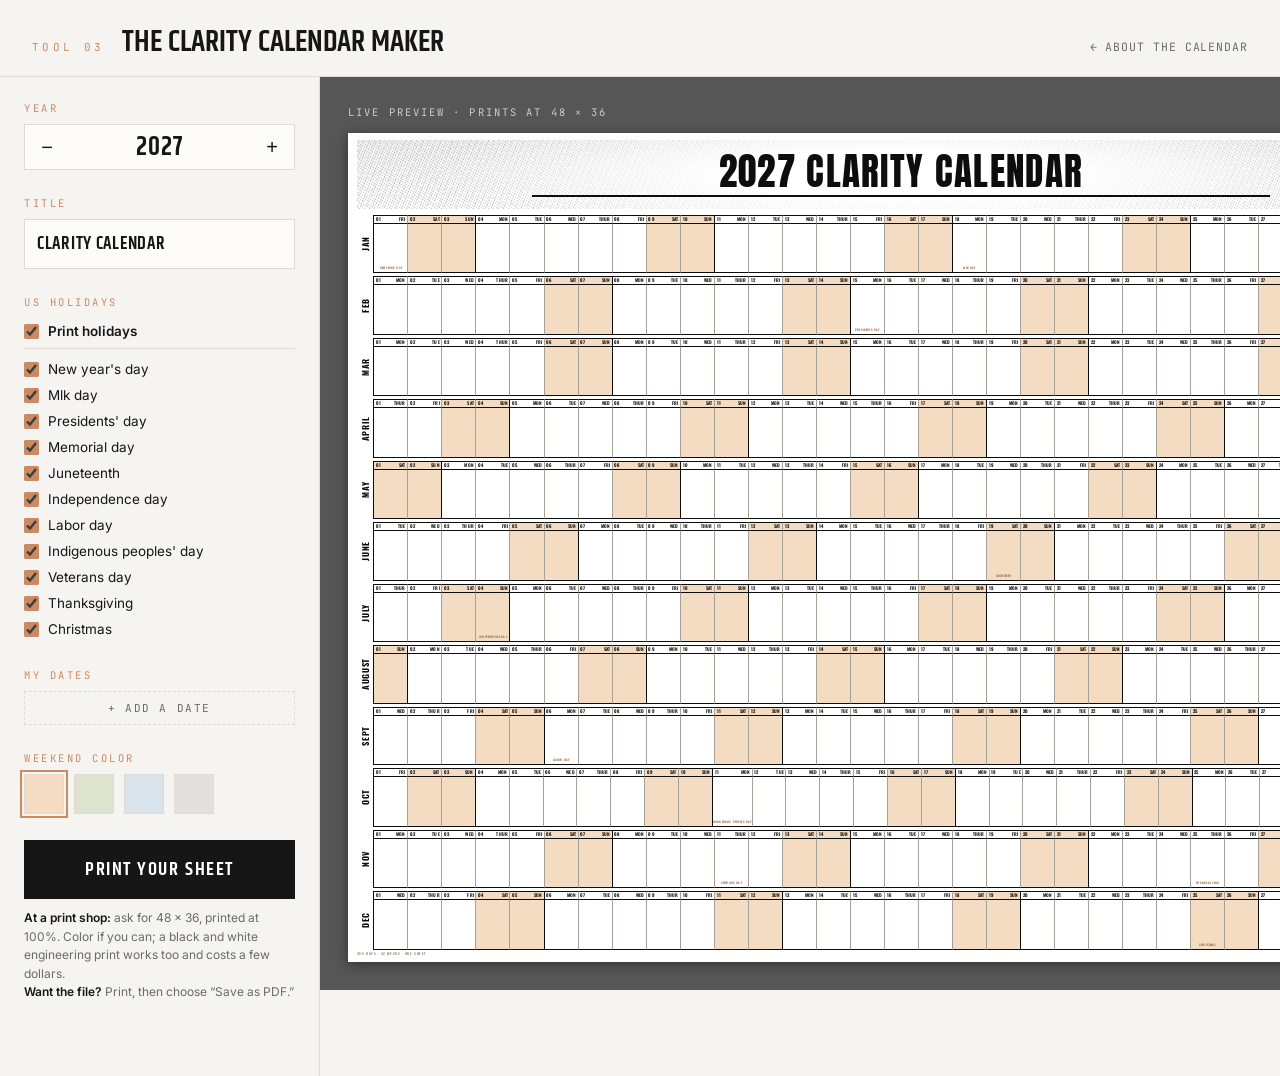
<file: calendar/maker.html>
<!doctype html>
<html lang="en">
<head>
<meta charset="utf-8">
<meta name="viewport" content="width=device-width, initial-scale=1">
<title>The Clarity Calendar Maker</title>
<meta name="description" content="Set up your own year-on-one-wall calendar. Pick your year, mark your dates, print it 48 by 36.">
<link rel="preconnect" href="https://fonts.googleapis.com">
<link rel="preconnect" href="https://fonts.gstatic.com" crossorigin>
<link href="https://fonts.googleapis.com/css2?family=Anton&family=Oswald:wght@500;600;700&family=Khand:wght@500;600&family=Inter:wght@400;500;600&family=JetBrains+Mono:wght@400;500&display=swap" rel="stylesheet">
<style>
  @page { size: 48in 36in; margin: 0; }
  * { box-sizing: border-box; margin: 0; padding: 0; }
  :root{
    --bg:#f6f4f0; --ink:#161616; --muted:#6b6b6b; --line:#e0dbd2;
    --bronze:#CA8B63; --card:#fdfcfa;
    --head:'Khand',sans-serif; --body:'Inter',sans-serif; --mono:'JetBrains Mono',monospace;
    /* sheet line hierarchy — drawing-set weights */
    --w1: 0.034in solid #0d0d0d;
    --w2: 0.019in solid #0d0d0d;
    --w3: 0.009in solid #a8a196;
    --wknd:#f4dcc3;
  }
  body { background:var(--bg); color:var(--ink); font-family:var(--body); }

  /* ── Page chrome (screen only) ── */
  .pagehead { padding:28px 32px 18px; border-bottom:1px solid var(--line); display:flex; align-items:baseline; gap:18px; flex-wrap:wrap; }
  .pagehead .kicker { font-family:var(--mono); font-size:11px; letter-spacing:.3em; color:var(--bronze); }
  .pagehead h1 { font-family:var(--head); font-weight:600; font-size:30px; text-transform:uppercase; line-height:1; }
  .pagehead a { margin-left:auto; font-family:var(--mono); font-size:11.5px; color:var(--muted); text-decoration:none; letter-spacing:.08em; }
  .pagehead a:hover { color:var(--bronze); }

  .app { display:flex; align-items:flex-start; }

  /* ── Controls rail ── */
  #controls { width:320px; flex:none; padding:24px 24px 48px; border-right:1px solid var(--line); min-height:calc(100vh - 78px); }
  .ctl { margin-bottom:26px; }
  .ctl .lab { font-family:var(--mono); font-size:10.5px; letter-spacing:.24em; color:var(--bronze); margin-bottom:9px; }
  .row { display:flex; gap:8px; align-items:center; }

  .step { display:flex; align-items:center; gap:0; border:1px solid var(--line); background:var(--card); }
  .step button { width:44px; height:44px; border:none; background:none; font-size:20px; cursor:pointer; color:var(--ink); }
  .step button:hover { color:var(--bronze); }
  .step .yr { flex:1; text-align:center; font-family:var(--head); font-weight:600; font-size:26px; letter-spacing:.04em; }

  input[type=text] { width:100%; border:1px solid var(--line); background:var(--card); padding:10px 12px; font-family:var(--head); font-weight:600; font-size:18px; text-transform:uppercase; letter-spacing:.04em; color:var(--ink); }
  input[type=text]:focus, select:focus, input[type=number]:focus { outline:1.5px solid var(--bronze); }

  .tog { display:flex; align-items:center; gap:9px; padding:5px 0; font-size:13.5px; cursor:pointer; user-select:none; }
  .tog input { accent-color:var(--bronze); width:15px; height:15px; }
  .tog.master { border-bottom:1px solid var(--line); padding-bottom:9px; margin-bottom:7px; font-weight:600; }
  #holList { display:grid; grid-template-columns:1fr; }

  .dr { display:flex; gap:6px; margin-bottom:7px; align-items:center; }
  .dr select, .dr input[type=number] { border:1px solid var(--line); background:var(--card); padding:8px 6px; font-family:var(--mono); font-size:12px; color:var(--ink); }
  .dr select { width:64px; }
  .dr input[type=number] { width:52px; }
  .dr input[type=text] { flex:1; font-family:var(--body); font-weight:500; font-size:12.5px; padding:8px 8px; text-transform:uppercase; }
  .dr .del { border:none; background:none; color:var(--muted); font-size:16px; cursor:pointer; padding:4px; }
  .dr .del:hover { color:#a33; }
  #addDate { border:1px dashed var(--line); background:none; width:100%; padding:9px; font-family:var(--mono); font-size:11px; letter-spacing:.14em; color:var(--muted); cursor:pointer; }
  #addDate:hover { border-color:var(--bronze); color:var(--bronze); }

  .swatches { display:flex; gap:10px; }
  .sw { width:40px; height:40px; border:1px solid var(--line); cursor:pointer; position:relative; }
  .sw.on { outline:2.5px solid var(--bronze); outline-offset:2px; }

  #printBtn { width:100%; border:none; background:var(--ink); color:#fff; font-family:var(--head); font-weight:600; font-size:19px; letter-spacing:.08em; text-transform:uppercase; padding:15px; cursor:pointer; }
  #printBtn:hover { background:var(--bronze); }
  .printnote { margin-top:10px; font-size:12px; color:var(--muted); line-height:1.55; }
  .printnote b { color:var(--ink); font-weight:600; }

  /* ── Preview stage ── */
  .stage { flex:1; overflow:auto; padding:28px; background:#565656; min-height:calc(100vh - 78px); }
  .stagecap { font-family:var(--mono); font-size:10.5px; letter-spacing:.2em; color:#cfcac2; margin-bottom:14px; }

  /* ── THE SHEET — true print inches ── */
  .sheet { width:48in; height:36in; padding:0.32in 0.38in 0.26in; display:flex; flex-direction:column; background:#fff; font-family:'Oswald','Arial Narrow','Helvetica Neue',Arial,sans-serif; color:#111; box-shadow:0 12px 48px rgba(0,0,0,.45); }
  .band { height:3.0in; flex:none; margin-bottom:0.22in; display:flex; flex-direction:column; align-items:center; justify-content:center;
    background-color:#f4f4f4;
    background-image:
      radial-gradient(ellipse 58% 130% at 50% 50%, #ffffff 26%, rgba(255,255,255,0) 76%),
      repeating-linear-gradient(112deg, rgba(110,110,110,.30) 0 0.018in, rgba(255,255,255,0) 0.018in 0.10in),
      repeating-linear-gradient(112deg, rgba(150,150,150,.16) 0 0.05in, rgba(255,255,255,0) 0.05in 0.24in),
      linear-gradient(180deg,#efefef,#fbfbfb);
  }
  .band .t { font-family:'Anton','Arial Narrow',sans-serif; font-size:1.62in; line-height:1; letter-spacing:.035em; color:#0d0d0d; text-transform:uppercase; white-space:nowrap; }
  .band .rule { width:32in; height:.085in; background:#0d0d0d; margin-top:.17in; }
  .months { flex:1; display:flex; flex-direction:column; gap:.13in; }
  .month-row { flex:1; display:flex; align-items:stretch; }
  .mlabel { width:.72in; flex:none; display:flex; align-items:center; justify-content:center; }
  .mlabel span { font-weight:700; font-size:.37in; letter-spacing:.08em; color:#0d0d0d; white-space:nowrap; }
  .mlabel.left span { writing-mode:vertical-rl; transform:rotate(180deg); }
  .mlabel.right span { writing-mode:vertical-rl; }
  .grid { flex:1; display:grid; grid-template-columns:repeat(31,1fr); grid-template-rows:.40in 1fr; }
  .dh { display:flex; align-items:center; justify-content:space-between; padding:0 .08in; border-top:var(--w1); border-bottom:var(--w2); border-left:var(--w3); background:#fff; font-weight:600; font-size:.20in; letter-spacing:.01em; line-height:1; }
  .dh .num { font-weight:700; }
  .dh.wk { border-left:var(--w2); } .dh.first { border-left:var(--w1); } .dh.last { border-right:var(--w1); }
  .db { border-bottom:var(--w1); border-left:var(--w3); background:#fff; display:flex; flex-direction:column; justify-content:flex-end; align-items:center; padding-bottom:.07in; }
  .db.wk { border-left:var(--w2); } .db.first { border-left:var(--w1); } .db.last { border-right:var(--w1); }
  .wknd { background:var(--wknd) !important; }
  .hol { font-weight:600; font-size:.13in; letter-spacing:.055em; color:#966d49; white-space:nowrap; }
  .hol.mine { color:#2f2e2a; }
  .fill { border-top:var(--w1); border-right:var(--w1); border-bottom:var(--w1); background-color:#f3f1ed;
    background-image:repeating-linear-gradient(45deg, rgba(13,13,13,.085) 0 .025in, rgba(0,0,0,0) .025in .15in); }
  .foot { flex:none; height:.30in; display:flex; justify-content:space-between; align-items:flex-end; padding-top:.10in; font-weight:600; font-size:.15in; letter-spacing:.16em; color:#8b857b; }

  /* Screen: scale the sheet down for preview */
  @media screen { .sheet { zoom:.24; } }
  @media screen and (max-width:900px) {
    .app { flex-direction:column; }
    #controls { width:100%; min-height:0; border-right:none; border-bottom:1px solid var(--line); }
    .stage { min-height:0; width:100%; }
  }

  /* Print: the sheet only, at true size */
  @media print {
    html, body { width:48in; height:36in; overflow:hidden; background:#fff; }
    .pagehead, #controls, .stagecap { display:none !important; }
    .app, .stage { display:block; padding:0; margin:0; background:#fff; overflow:visible; min-height:0; }
    .sheet { zoom:1; box-shadow:none; page-break-after:avoid; }
  }
</style>
</head>
<body>
  <header class="pagehead">
    <span class="kicker">TOOL 03</span>
    <h1>The Clarity Calendar Maker</h1>
    <a href="./">&larr; ABOUT THE CALENDAR</a>
  </header>

  <div class="app">
    <aside id="controls">
      <div class="ctl">
        <div class="lab">YEAR</div>
        <div class="step">
          <button id="yDown" aria-label="previous year">&minus;</button>
          <span class="yr" id="yShow">2027</span>
          <button id="yUp" aria-label="next year">+</button>
        </div>
      </div>

      <div class="ctl">
        <div class="lab">TITLE</div>
        <input type="text" id="tIn" maxlength="22" value="CLARITY CALENDAR">
      </div>

      <div class="ctl">
        <div class="lab">US HOLIDAYS</div>
        <label class="tog master"><input type="checkbox" id="holMaster" checked> Print holidays</label>
        <div id="holList"></div>
      </div>

      <div class="ctl">
        <div class="lab">MY DATES</div>
        <div id="dateRows"></div>
        <button id="addDate">+ ADD A DATE</button>
      </div>

      <div class="ctl">
        <div class="lab">WEEKEND COLOR</div>
        <div class="swatches" id="swatches"></div>
      </div>

      <div class="ctl">
        <button id="printBtn">Print your sheet</button>
        <p class="printnote"><b>At a print shop:</b> ask for 48 &times; 36, printed at 100%. Color if you can; a black and white engineering print works too and costs a few dollars.<br><b>Want the file?</b> Print, then choose &ldquo;Save as PDF.&rdquo;</p>
      </div>
    </aside>

    <main class="stage">
      <div class="stagecap">LIVE PREVIEW &middot; PRINTS AT 48 &times; 36</div>
      <div class="sheet" id="sheet">
        <div class="band"><div class="t" id="sheetTitle"></div><div class="rule"></div></div>
        <div class="months" id="sheetMonths"></div>
        <div class="foot"><span>365 DAYS &middot; 52 WEEKS &middot; ONE SHEET</span><span id="sheetSig"></span></div>
      </div>
    </main>
  </div>

<script>
(function(){
  var MONTH_LABELS=["JAN","FEB","MAR","APRIL","MAY","JUNE","JULY","AUGUST","SEPT","OCT","NOV","DEC"];
  var MONTH_ABBR=["JAN","FEB","MAR","APR","MAY","JUN","JUL","AUG","SEP","OCT","NOV","DEC"];
  var WEEKDAYS=["MON","TUE","WED","THUR","FRI","SAT","SUN"];
  var ACCENTS={peach:"#f4dcc3",sage:"#dde3cd",sky:"#d8e3ea",graphite:"#e2e0dc"};

  function dim(y,m){return new Date(y,m,0).getDate();}            // days in month (m 1-12)
  function wd(y,m,d){return (new Date(y,m-1,d).getDay()+6)%7;}    // Mon=0
  function nth(y,m,weekday,n){
    var hits=[]; for(var d=1;d<=dim(y,m);d++) if(wd(y,m,d)===weekday) hits.push(d);
    return n>0?hits[n-1]:hits[hits.length-1];
  }
  var HOLIDAYS=[
    {k:"ny",   n:"NEW YEAR'S DAY",          f:function(y){return [1,1];}},
    {k:"mlk",  n:"MLK DAY",                 f:function(y){return [1,nth(y,1,0,3)];}},
    {k:"pres", n:"PRESIDENTS' DAY",         f:function(y){return [2,nth(y,2,0,3)];}},
    {k:"mem",  n:"MEMORIAL DAY",            f:function(y){return [5,nth(y,5,0,-1)];}},
    {k:"junet",n:"JUNETEENTH",              f:function(y){return [6,19];}},
    {k:"ind",  n:"INDEPENDENCE DAY",        f:function(y){return [7,4];}},
    {k:"labor",n:"LABOR DAY",               f:function(y){return [9,nth(y,9,0,1)];}},
    {k:"indig",n:"INDIGENOUS PEOPLES' DAY", f:function(y){return [10,nth(y,10,0,2)];}},
    {k:"vet",  n:"VETERANS DAY",            f:function(y){return [11,11];}},
    {k:"thx",  n:"THANKSGIVING",            f:function(y){return [11,nth(y,11,3,4)];}},
    {k:"xmas", n:"CHRISTMAS",               f:function(y){return [12,25];}}
  ];

  var S={y:2027,title:"CLARITY CALENDAR",acc:"peach",holOn:true,hol:{},dates:[]};
  HOLIDAYS.forEach(function(h){S.hol[h.k]=true;});

  // restore from URL hash if present
  try{
    if(location.hash.length>1){
      var got=JSON.parse(decodeURIComponent(location.hash.slice(1)));
      if(got&&typeof got==="object"){
        if(got.y>=2025&&got.y<=2035)S.y=got.y;
        if(typeof got.title==="string")S.title=got.title.slice(0,22);
        if(ACCENTS[got.acc])S.acc=got.acc;
        if(typeof got.holOn==="boolean")S.holOn=got.holOn;
        if(got.hol)HOLIDAYS.forEach(function(h){if(typeof got.hol[h.k]==="boolean")S.hol[h.k]=got.hol[h.k];});
        if(Array.isArray(got.dates))S.dates=got.dates.filter(function(x){return x&&x.m>=1&&x.m<=12&&x.d>=1&&x.d<=31&&typeof x.label==="string";}).slice(0,40);
      }
    }
  }catch(e){}

  function saveHash(){
    try{history.replaceState(null,"","#"+encodeURIComponent(JSON.stringify(S)));}catch(e){}
  }

  function esc(s){return s.replace(/&/g,"&amp;").replace(/</g,"&lt;").replace(/>/g,"&gt;");}

  function render(){
    document.getElementById("sheetTitle").textContent=S.y+" "+(S.title||"CLARITY CALENDAR");
    document.getElementById("sheetSig").textContent="THE CLARKITECT · "+S.y;
    document.documentElement.style.setProperty("--wknd",ACCENTS[S.acc]);

    var marks={}; // "m-d" -> [{txt,mine}]
    if(S.holOn) HOLIDAYS.forEach(function(h){
      if(S.hol[h.k]){var md=h.f(S.y);(marks[md[0]+"-"+md[1]]=marks[md[0]+"-"+md[1]]||[]).push({txt:h.n,mine:false});}
    });
    S.dates.forEach(function(x){
      if(x.label&&x.d<=dim(S.y,x.m))(marks[x.m+"-"+x.d]=marks[x.m+"-"+x.d]||[]).push({txt:x.label.toUpperCase().slice(0,24),mine:true});
    });

    var out="";
    for(var m=1;m<=12;m++){
      var nd=dim(S.y,m),head="",body="";
      for(var d=1;d<=nd;d++){
        var w=wd(S.y,m,d),cls="";
        if(d===1)cls+=" first"; else if(w===0)cls+=" wk";
        if(d===nd)cls+=" last";
        if(w>=5)cls+=" wknd";
        head+='<div class="dh'+cls+'"><span class="num">'+String(d).padStart(2,"0")+'</span><span class="day">'+WEEKDAYS[w]+'</span></div>';
        var mk=(marks[m+"-"+d]||[]).map(function(x){return '<span class="hol'+(x.mine?" mine":"")+'">'+esc(x.txt)+'</span>';}).join("");
        body+='<div class="db'+cls+'">'+mk+'</div>';
      }
      var filler=nd<31?'<div class="fill" style="grid-column:'+(nd+1)+' / 32; grid-row:1 / 3"></div>':"";
      out+='<div class="month-row"><div class="mlabel left"><span>'+MONTH_LABELS[m-1]+'</span></div><div class="grid">'+head+body+filler+'</div><div class="mlabel right"><span>'+MONTH_LABELS[m-1]+'</span></div></div>';
    }
    document.getElementById("sheetMonths").innerHTML=out;
    saveHash();
  }

  // ── controls wiring ──
  var yShow=document.getElementById("yShow");
  function setYear(y){S.y=Math.min(2035,Math.max(2025,y));yShow.textContent=S.y;render();}
  document.getElementById("yDown").onclick=function(){setYear(S.y-1);};
  document.getElementById("yUp").onclick=function(){setYear(S.y+1);};
  yShow.textContent=S.y;

  var tIn=document.getElementById("tIn");
  tIn.value=S.title;
  tIn.oninput=function(){S.title=tIn.value.toUpperCase();render();};

  var holMaster=document.getElementById("holMaster");
  holMaster.checked=S.holOn;
  holMaster.onchange=function(){S.holOn=holMaster.checked;render();};
  var holList=document.getElementById("holList");
  HOLIDAYS.forEach(function(h){
    var l=document.createElement("label");l.className="tog";
    var c=document.createElement("input");c.type="checkbox";c.checked=S.hol[h.k];
    c.onchange=function(){S.hol[h.k]=c.checked;render();};
    l.appendChild(c);l.appendChild(document.createTextNode(" "+h.n.charAt(0)+h.n.slice(1).toLowerCase()));
    holList.appendChild(l);
  });

  var dateRows=document.getElementById("dateRows");
  function drawDates(){
    dateRows.innerHTML="";
    S.dates.forEach(function(x,i){
      var r=document.createElement("div");r.className="dr";
      var ms=document.createElement("select");
      MONTH_ABBR.forEach(function(a,j){var o=document.createElement("option");o.value=j+1;o.textContent=a;ms.appendChild(o);});
      ms.value=x.m;ms.onchange=function(){x.m=+ms.value;x.d=Math.min(x.d,dim(S.y,x.m));di.value=x.d;render();};
      var di=document.createElement("input");di.type="number";di.min=1;di.max=31;di.value=x.d;
      di.onchange=function(){x.d=Math.min(dim(S.y,x.m),Math.max(1,+di.value||1));di.value=x.d;render();};
      var li=document.createElement("input");li.type="text";li.maxLength=24;li.placeholder="WHAT IS IT";li.value=x.label;
      li.oninput=function(){x.label=li.value;render();};
      var del=document.createElement("button");del.className="del";del.innerHTML="&times;";
      del.onclick=function(){S.dates.splice(i,1);drawDates();render();};
      r.appendChild(ms);r.appendChild(di);r.appendChild(li);r.appendChild(del);
      dateRows.appendChild(r);
    });
  }
  document.getElementById("addDate").onclick=function(){
    if(S.dates.length>=40)return;
    S.dates.push({m:1,d:1,label:""});drawDates();render();
    var last=dateRows.querySelector(".dr:last-child input[type=text]");if(last)last.focus();
  };
  drawDates();

  var swBox=document.getElementById("swatches");
  Object.keys(ACCENTS).forEach(function(k){
    var b=document.createElement("button");b.className="sw"+(k===S.acc?" on":"");b.style.background=ACCENTS[k];b.title=k;
    b.onclick=function(){S.acc=k;Array.prototype.forEach.call(swBox.children,function(c){c.classList.remove("on");});b.classList.add("on");render();};
    swBox.appendChild(b);
  });

  document.getElementById("printBtn").onclick=function(){window.print();};

  render();
})();
</script>
</body>
</html>
</file>
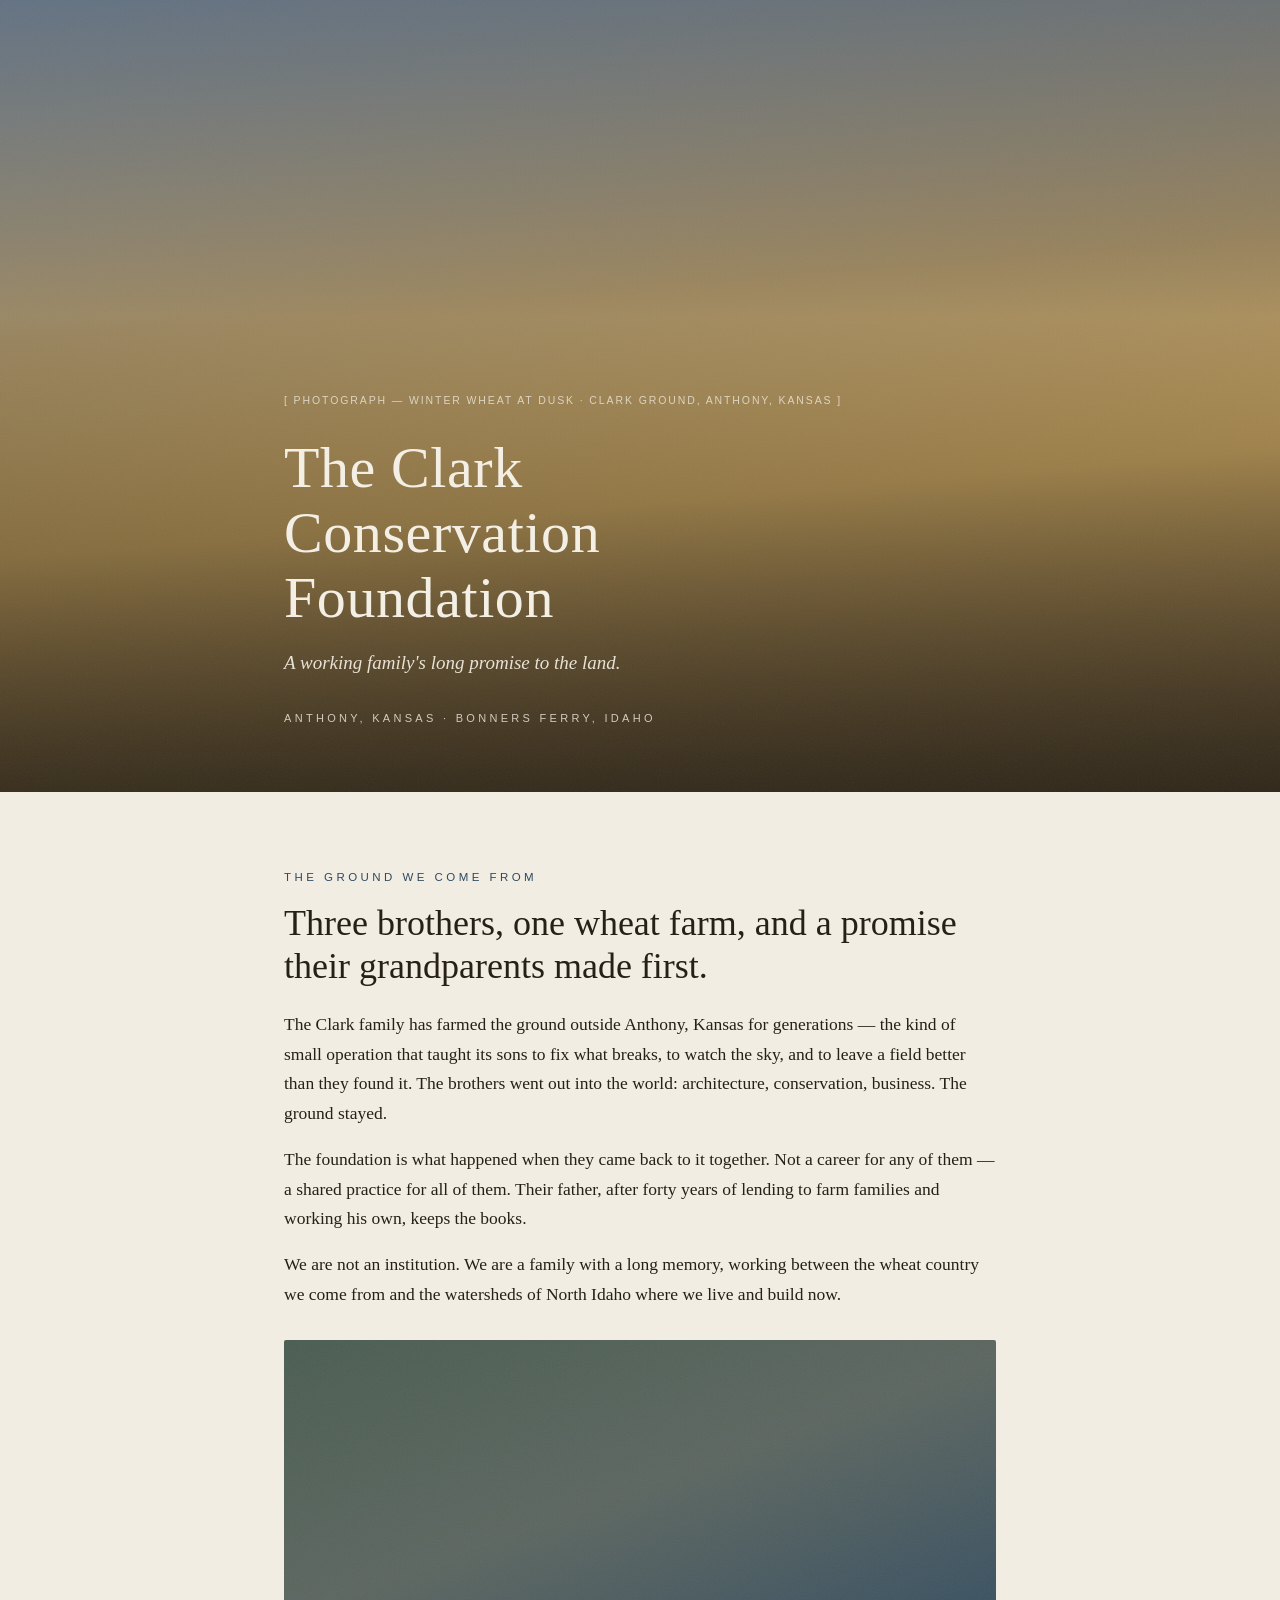
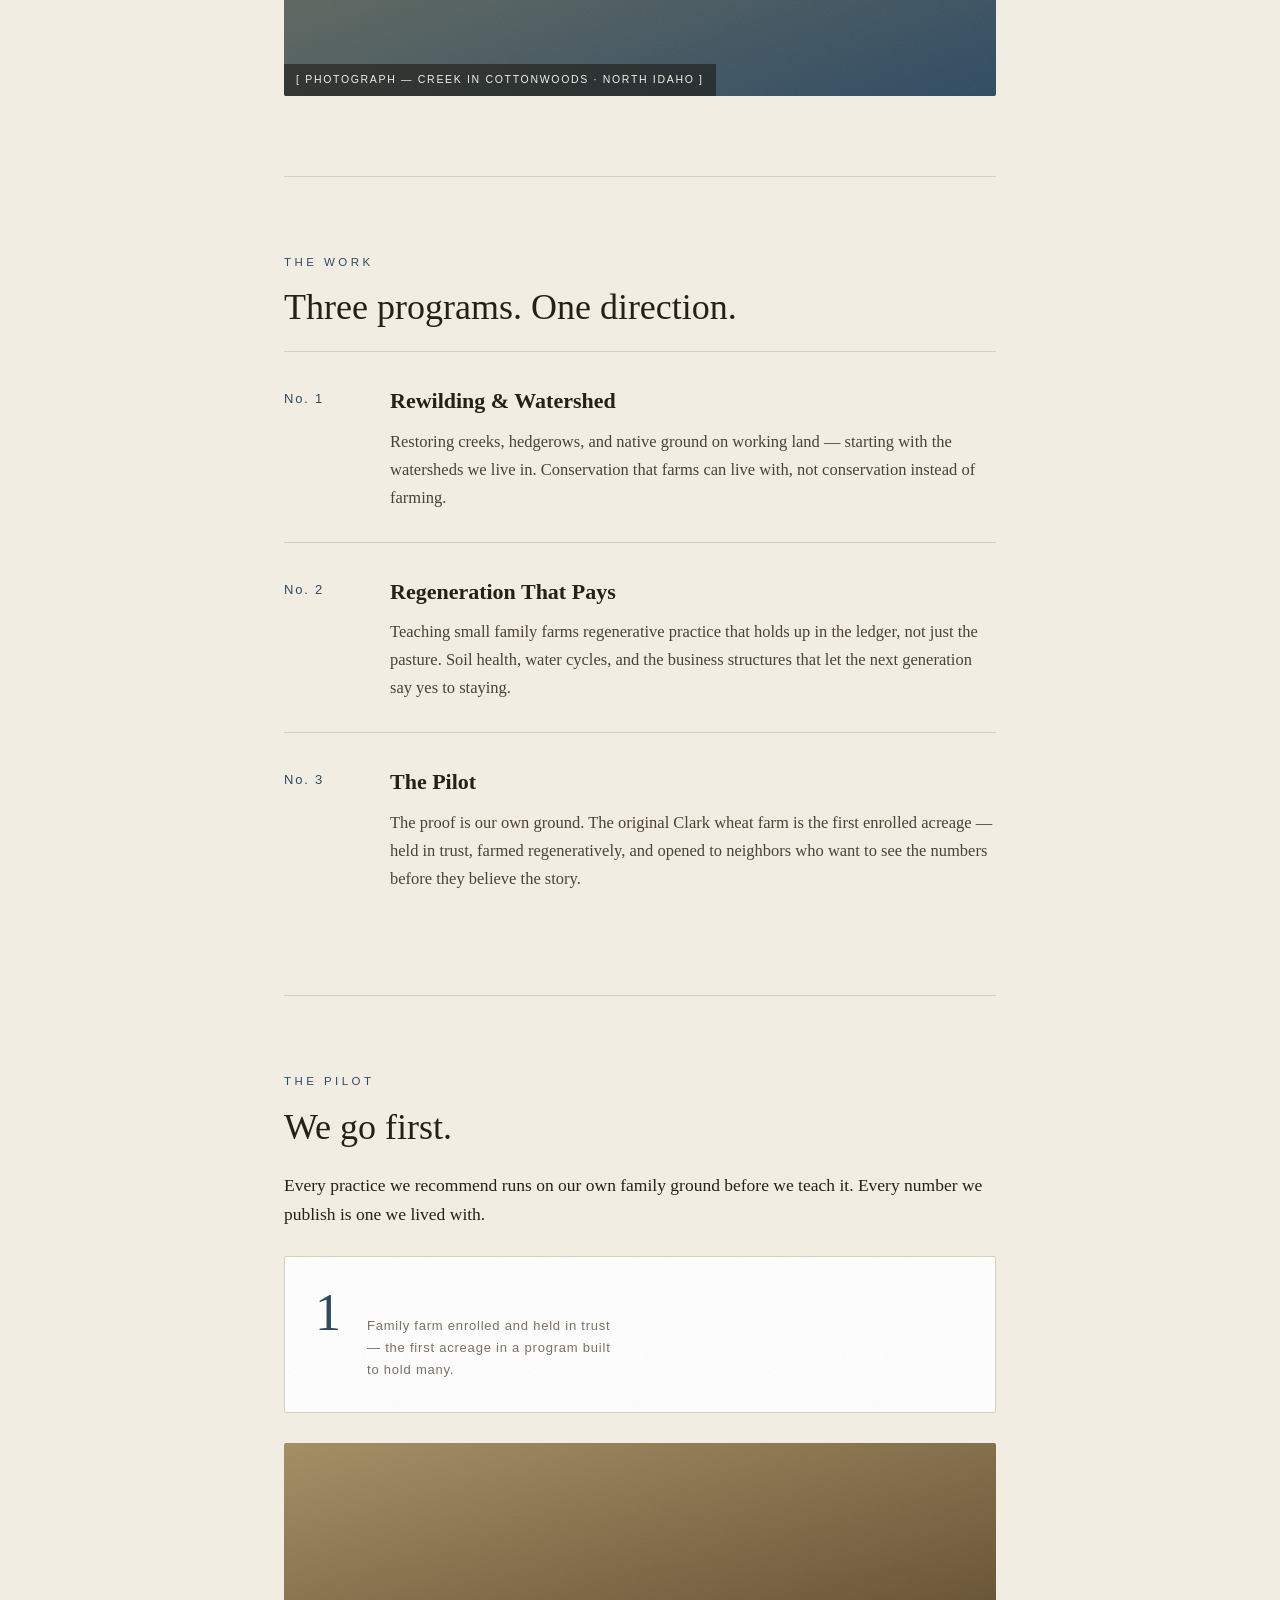
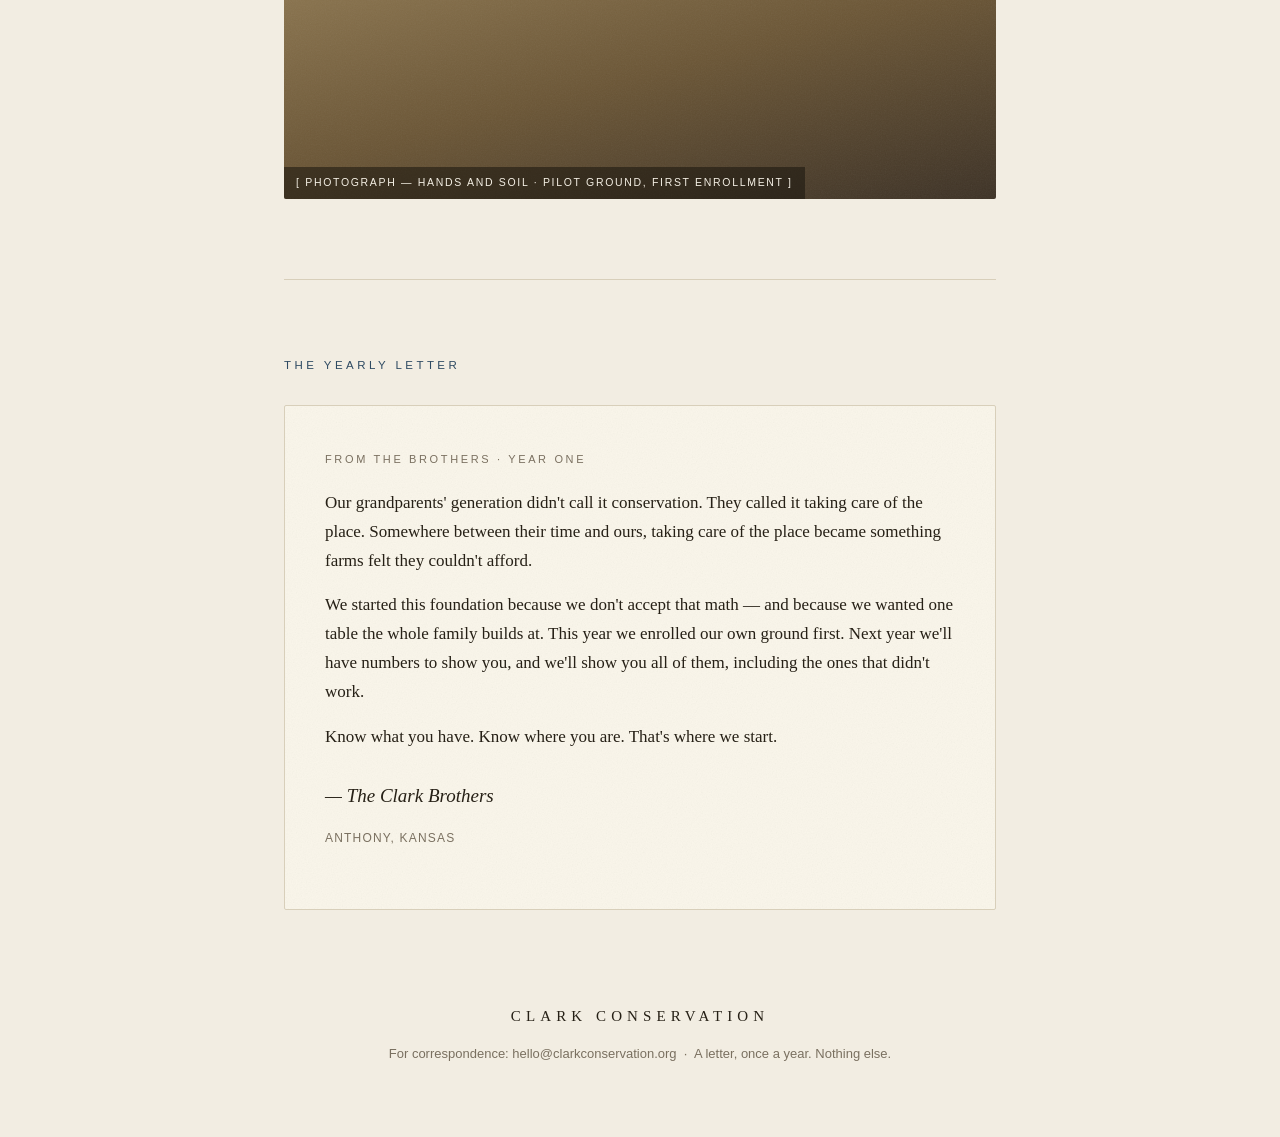
<file: clarkfam/foundation-site.html>
<!doctype html>
<html lang="en">
<head>
<meta charset="utf-8">
<meta name="viewport" content="width=device-width, initial-scale=1">
<meta name="robots" content="noindex, nofollow">
<title>The Clark Conservation Foundation · Concept</title>
<style>
  :root{
    --wheat:#c9a35c; --loam:#3d3226; --slate:#5c6660; --sky:#2e4a62;
    --paper:#f2ede2; --ink:#262016; --muted:#7a7060; --line:#d8cfba;
    --serif:Georgia,"Times New Roman",serif;
    --sans:-apple-system,"Helvetica Neue",Helvetica,Arial,sans-serif;
    --grain:url("data:image/svg+xml,%3Csvg xmlns='http://www.w3.org/2000/svg' width='240' height='240'%3E%3Cfilter id='n'%3E%3CfeTurbulence type='fractalNoise' baseFrequency='0.8' numOctaves='2'/%3E%3CfeColorMatrix type='saturate' values='0'/%3E%3CfeComponentTransfer%3E%3CfeFuncA type='linear' slope='0.09'/%3E%3C/feComponentTransfer%3E%3C/filter%3E%3Crect width='240' height='240' filter='url(%23n)'/%3E%3C/svg%3E");
  }
  *{box-sizing:border-box;margin:0;padding:0}
  body{background:var(--paper);color:var(--ink);font-family:var(--serif);line-height:1.7;-webkit-font-smoothing:antialiased}
  .wrap{max-width:760px;margin:0 auto;padding:0 24px}

  /* HERO */
  .hero{position:relative;min-height:88vh;display:flex;flex-direction:column;justify-content:flex-end;color:#f4efe4;
    background:
      linear-gradient(180deg, rgba(20,24,30,.25) 0%, rgba(20,24,30,.05) 40%, rgba(24,20,14,.72) 100%),
      linear-gradient(175deg, #7d90a4 0%, #a48d63 38%, #c9a35c 62%, #6b5636 100%);}
  .hero::after{content:"";position:absolute;inset:0;background-image:var(--grain);opacity:.7;pointer-events:none}
  .hero .inner{position:relative;z-index:1;max-width:760px;margin:0 auto;width:100%;padding:0 24px 64px}
  .photocap{font-family:var(--sans);font-size:10.5px;letter-spacing:.18em;text-transform:uppercase;opacity:.75;margin-bottom:26px}
  .hero h1{font-size:clamp(34px,6vw,58px);font-weight:400;line-height:1.12;letter-spacing:.01em;max-width:17ch}
  .hero .promise{margin-top:16px;font-size:19px;font-style:italic;opacity:.92;max-width:44ch}
  .hero .est{font-family:var(--sans);font-size:11px;letter-spacing:.3em;text-transform:uppercase;margin-top:30px;opacity:.8}

  /* SECTIONS */
  section{padding:76px 0 8px}
  .kicker{font-family:var(--sans);font-size:11.5px;letter-spacing:.3em;text-transform:uppercase;color:var(--sky);margin-bottom:14px}
  h2{font-size:clamp(26px,4.5vw,36px);font-weight:400;margin-bottom:22px;line-height:1.2}
  p{margin-bottom:16px;font-size:17.5px}
  .hr{border:none;border-top:1px solid var(--line);margin:64px auto 0;max-width:760px}

  /* PHOTO PLATES (placeholders) */
  .plate{position:relative;border-radius:2px;overflow:hidden;margin:30px 0 8px;aspect-ratio:16/8}
  .plate::after{content:"";position:absolute;inset:0;background-image:var(--grain);opacity:.8}
  .plate .cap{position:absolute;left:0;bottom:0;z-index:1;font-family:var(--sans);font-size:10.5px;letter-spacing:.16em;text-transform:uppercase;color:#f4efe4;background:rgba(24,20,14,.55);padding:7px 12px}
  .p1{background:linear-gradient(170deg,#8fa3b5 0%,#c9a35c 55%,#5c4c33 100%)}
  .p2{background:linear-gradient(160deg,#4a5d52 0%,#5c6660 45%,#2e4a62 100%)}
  .p3{background:linear-gradient(165deg,#a48d63 0%,#6b5636 60%,#3d3226 100%)}

  /* PROGRAMS */
  .prog{border-top:1px solid var(--line);padding:30px 0;display:grid;grid-template-columns:88px 1fr;gap:18px}
  .prog .no{font-family:var(--sans);font-size:13px;letter-spacing:.14em;color:var(--sky);padding-top:6px}
  .prog h3{font-size:22px;font-weight:600;margin-bottom:8px}
  .prog p{font-size:16.5px;color:#4a4234;margin-bottom:0}

  /* PILOT metric */
  .metric{background:#fff;background-image:var(--grain);border:1px solid var(--line);border-radius:2px;padding:30px;margin:26px 0;display:flex;gap:26px;align-items:baseline;flex-wrap:wrap}
  .metric .big{font-size:52px;line-height:1;color:var(--sky)}
  .metric .lab{font-family:var(--sans);font-size:13px;letter-spacing:.06em;color:var(--muted);max-width:34ch}

  /* LETTER */
  .letter{background:#faf6ea;background-image:var(--grain);border:1px solid var(--line);border-radius:2px;padding:44px 40px;margin:30px 0}
  .letter .date{font-family:var(--sans);font-size:11px;letter-spacing:.24em;text-transform:uppercase;color:var(--muted);margin-bottom:20px}
  .letter p{font-size:17px}
  .letter .sig{margin-top:28px;font-style:italic;font-size:19px}
  .letter .sigline{font-family:var(--sans);font-size:12px;letter-spacing:.1em;color:var(--muted);margin-top:4px}

  footer{padding:56px 0 72px;text-align:center}
  footer .mark{font-size:15px;letter-spacing:.34em;text-transform:uppercase}
  footer .contact{font-family:var(--sans);font-size:13px;color:var(--muted);margin-top:14px}
  @media(max-width:560px){.prog{grid-template-columns:1fr;gap:6px}.letter{padding:30px 22px}}
</style>
</head>
<body>

  <div class="hero">
    <div class="inner">
      <div class="photocap">[ Photograph — winter wheat at dusk · Clark ground, Anthony, Kansas ]</div>
      <h1>The Clark Conservation Foundation</h1>
      <p class="promise">A working family's long promise to the land.</p>
      <div class="est">Anthony, Kansas · Bonners Ferry, Idaho</div>
    </div>
  </div>

  <div class="wrap">
    <section>
      <div class="kicker">The Ground We Come From</div>
      <h2>Three brothers, one wheat farm, and a promise their grandparents made first.</h2>
      <p>The Clark family has farmed the ground outside Anthony, Kansas for generations — the kind of small operation that taught its sons to fix what breaks, to watch the sky, and to leave a field better than they found it. The brothers went out into the world: architecture, conservation, business. The ground stayed.</p>
      <p>The foundation is what happened when they came back to it together. Not a career for any of them — a shared practice for all of them. Their father, after forty years of lending to farm families and working his own, keeps the books.</p>
      <p>We are not an institution. We are a family with a long memory, working between the wheat country we come from and the watersheds of North Idaho where we live and build now.</p>
      <div class="plate p2"><div class="cap">[ Photograph — creek in cottonwoods · North Idaho ]</div></div>
    </section>

    <hr class="hr">

    <section>
      <div class="kicker">The Work</div>
      <h2>Three programs. One direction.</h2>
      <div class="prog">
        <div class="no">No. 1</div>
        <div><h3>Rewilding &amp; Watershed</h3><p>Restoring creeks, hedgerows, and native ground on working land — starting with the watersheds we live in. Conservation that farms can live with, not conservation instead of farming.</p></div>
      </div>
      <div class="prog">
        <div class="no">No. 2</div>
        <div><h3>Regeneration That Pays</h3><p>Teaching small family farms regenerative practice that holds up in the ledger, not just the pasture. Soil health, water cycles, and the business structures that let the next generation say yes to staying.</p></div>
      </div>
      <div class="prog">
        <div class="no">No. 3</div>
        <div><h3>The Pilot</h3><p>The proof is our own ground. The original Clark wheat farm is the first enrolled acreage — held in trust, farmed regeneratively, and opened to neighbors who want to see the numbers before they believe the story.</p></div>
      </div>
    </section>

    <hr class="hr">

    <section>
      <div class="kicker">The Pilot</div>
      <h2>We go first.</h2>
      <p>Every practice we recommend runs on our own family ground before we teach it. Every number we publish is one we lived with.</p>
      <div class="metric">
        <div class="big">1</div>
        <div class="lab">Family farm enrolled and held in trust — the first acreage in a program built to hold many.</div>
      </div>
      <div class="plate p3"><div class="cap">[ Photograph — hands and soil · pilot ground, first enrollment ]</div></div>
    </section>

    <hr class="hr">

    <section>
      <div class="kicker">The Yearly Letter</div>
      <div class="letter">
        <div class="date">From the brothers · Year one</div>
        <p>Our grandparents' generation didn't call it conservation. They called it taking care of the place. Somewhere between their time and ours, taking care of the place became something farms felt they couldn't afford.</p>
        <p>We started this foundation because we don't accept that math — and because we wanted one table the whole family builds at. This year we enrolled our own ground first. Next year we'll have numbers to show you, and we'll show you all of them, including the ones that didn't work.</p>
        <p>Know what you have. Know where you are. That's where we start.</p>
        <p class="sig">— The Clark Brothers</p>
        <p class="sigline">ANTHONY, KANSAS</p>
      </div>
    </section>

    <footer>
      <div class="mark">Clark Conservation</div>
      <div class="contact">For correspondence: hello@clarkconservation.org &nbsp;·&nbsp; A letter, once a year. Nothing else.</div>
    </footer>
  </div>

</body>
</html>
</file>
<file: audios/_shared.css>
:root{
  --night:#10131c; --card:#181c28; --ink:#e9e2d2; --muted:#8b847c;
  --line:#2a3040; --warm:#c5a47e; --warm2:#CA8B63;
  --head:'Khand',sans-serif; --body:'Inter',sans-serif; --mono:'JetBrains Mono',monospace;
  --grain:url("data:image/svg+xml,%3Csvg xmlns='http://www.w3.org/2000/svg' width='240' height='240'%3E%3Cfilter id='n'%3E%3CfeTurbulence type='fractalNoise' baseFrequency='0.85' numOctaves='2'/%3E%3CfeColorMatrix type='saturate' values='0'/%3E%3CfeComponentTransfer%3E%3CfeFuncA type='linear' slope='0.05'/%3E%3C/feComponentTransfer%3E%3C/filter%3E%3Crect width='240' height='240' filter='url(%23n)'/%3E%3C/svg%3E");
}
*{box-sizing:border-box;margin:0;padding:0}
body{background:var(--night);color:var(--ink);font-family:var(--body);line-height:1.6;-webkit-font-smoothing:antialiased;min-height:100vh}
body::after{content:"";position:fixed;inset:0;background-image:var(--grain);pointer-events:none;opacity:.6;z-index:2}
.wrap{max-width:680px;margin:0 auto;padding:0 22px;position:relative;z-index:3}
.tabs{display:flex;gap:0;border-bottom:1px solid var(--line);margin-top:34px}
.tabs a{flex:1;text-align:center;font-family:var(--mono);font-size:10.5px;letter-spacing:.16em;text-transform:uppercase;color:var(--muted);text-decoration:none;padding:14px 6px;border-bottom:2px solid transparent;transition:all .15s}
.tabs a:hover{color:var(--warm)}
.tabs a.on{color:var(--ink);border-bottom-color:var(--warm2)}
.kicker{font-family:var(--mono);font-size:11px;letter-spacing:.32em;text-transform:uppercase;color:var(--warm);margin-top:34px}
h1{font-family:var(--head);font-weight:600;font-size:clamp(42px,9vw,64px);line-height:.98;text-transform:uppercase;margin-top:10px}
.lede{margin-top:12px;color:#a9a08b;font-size:16px;max-width:52ch}
.why{border-left:2px solid var(--warm2);padding:14px 18px;margin-top:20px;background:var(--card);font-size:14.5px;color:#a9a08b}
.why b{color:var(--ink);font-family:var(--head);text-transform:uppercase;font-size:18px;display:block;margin-bottom:4px}
main{padding:26px 0 80px}
.sect{font-family:var(--mono);font-size:10.5px;letter-spacing:.3em;text-transform:uppercase;color:var(--muted);margin:30px 0 12px;display:flex;align-items:center;gap:12px}
.sect::after{content:"";flex:1;height:1px;background:var(--line)}
.track{background:var(--card);border:1px solid var(--line);border-radius:6px;padding:20px 22px;margin-bottom:14px}
.track .name{font-family:var(--head);font-weight:600;font-size:26px;text-transform:uppercase;color:var(--warm);line-height:1.05}
.track .meta{font-family:var(--mono);font-size:11px;letter-spacing:.06em;color:#8b847c;margin:6px 0 4px}
.track .p-count{font-family:var(--mono);font-size:10.5px;letter-spacing:.08em;color:var(--warm2);margin-bottom:10px}
.track audio{width:100%;height:40px}
.direct{font-family:var(--mono);font-size:10.5px;letter-spacing:.12em;color:var(--muted);text-decoration:none;display:inline-block;margin-top:8px}
.direct:hover{color:var(--warm)}
.pending{border:1px dashed var(--line);padding:14px 16px;margin:6px 0 10px;font-size:13.5px;color:var(--muted)}
.pending b{color:var(--warm2);font-family:var(--mono);font-size:10.5px;letter-spacing:.14em;display:block;margin-bottom:6px}
.pending code{font-family:var(--mono);font-size:11px;color:var(--ink)}
.track .script{font-size:15px;color:#c9c1ae;border-top:1px solid var(--line);margin-top:12px;padding-top:12px}
.track .script summary{cursor:pointer;font-family:var(--mono);font-size:11.5px;letter-spacing:.08em;color:var(--warm)}
.track .script pre{white-space:pre-wrap;font-family:var(--body);margin-top:10px;line-height:1.75}
.track .script pre .br{color:#5f6b86;font-family:var(--mono);font-size:11.5px}
.cp{font-family:var(--mono);font-size:10.5px;letter-spacing:.1em;background:none;border:1px solid var(--line);color:var(--muted);padding:7px 13px;cursor:pointer;margin-top:10px}
.cp:hover{border-color:var(--warm);color:var(--warm)}
footer{position:relative;z-index:3;border-top:1px solid var(--line);padding:22px 0 46px;font-family:var(--mono);font-size:11px;color:#6d675f;text-align:center}
</file>
